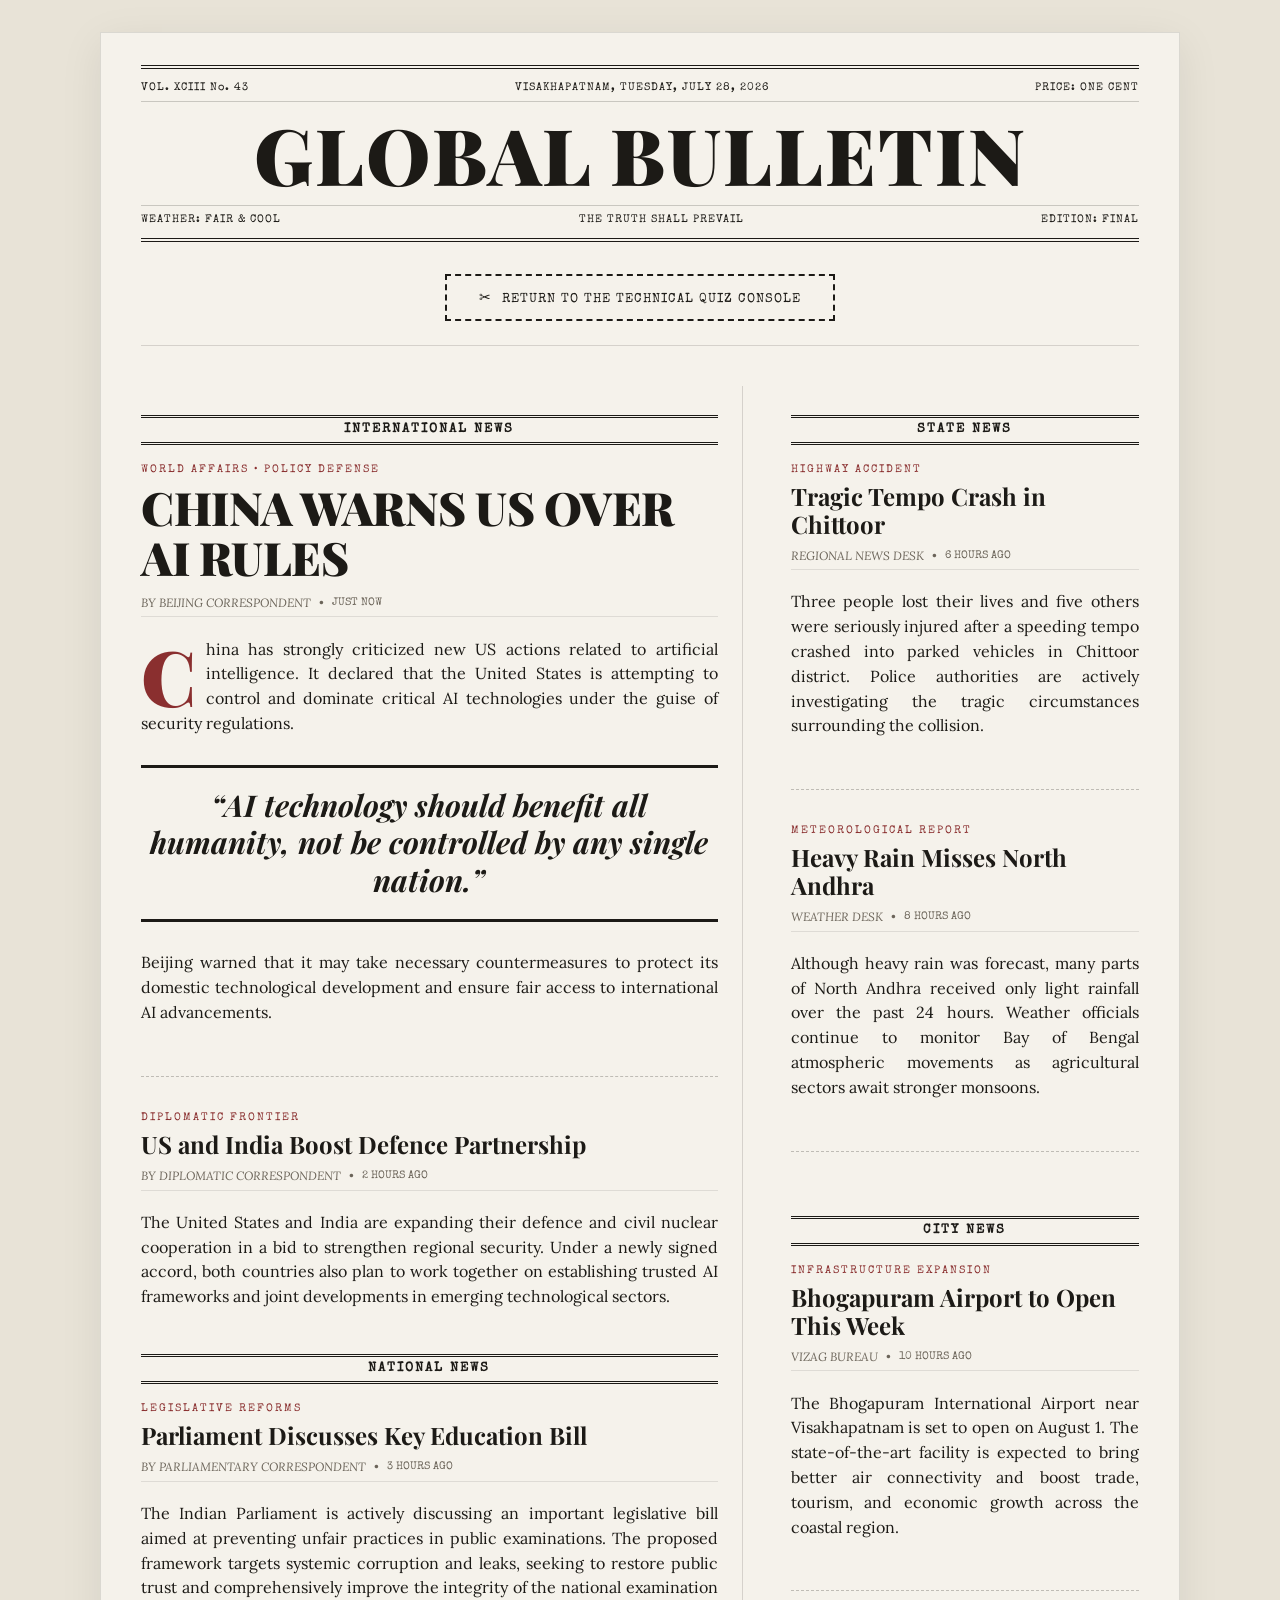
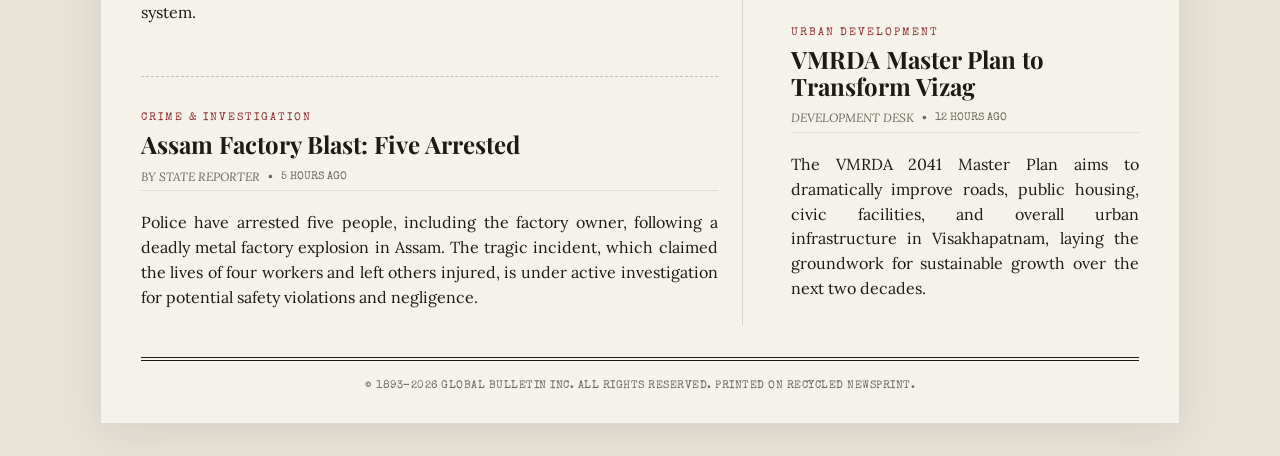
<file: news.html>
<!DOCTYPE html>
<html lang="en">
<head>
    <meta charset="UTF-8">
    <meta name="viewport" content="width=device-width, initial-scale=1.0">
    <title>The Daily Bulletin - News & Updates</title>
    <!-- Vintage Newspaper Typography Fonts -->
    <link rel="preconnect" href="https://fonts.googleapis.com">
    <link rel="preconnect" href="https://fonts.gstatic.com" crossorigin>
    <link href="https://fonts.googleapis.com/css2?family=Playfair+Display:ital,wght@0,700;0,900;1,700&family=Lora:ital,wght@0,400;0,600;1,400&family=Special+Elite&display=swap" rel="stylesheet">
    <link rel="stylesheet" href="news.css?v=3">
</head>
<body>
    <div class="newspaper-container">
        <!-- Vintage Masthead Header -->
        <header class="newspaper-header">
            <div class="masthead-meta-top">
                <span class="meta-item">VOL. XCIII No. 43</span>
                <span class="meta-item font-special">VISAKHAPATNAM, TUESDAY, JULY 28, 2026</span>
                <span class="meta-item">PRICE: ONE CENT</span>
            </div>
            
            <h1 class="newspaper-masthead">GLOBAL BULLETIN</h1>
            
            <div class="masthead-meta-bottom">
                <span class="meta-item">WEATHER: FAIR & COOL</span>
                <span class="meta-item font-special">THE TRUTH SHALL PREVAIL</span>
                <span class="meta-item">EDITION: FINAL</span>
            </div>
        </header>

        <!-- Navigation Bar / Coupon Style Return Button -->
        <div class="coupon-nav-bar">
            <a href="quiz.html" class="coupon-return-btn">
                <span class="scissors-icon">✂</span> RETURN TO THE TECHNICAL QUIZ CONSOLE
            </a>
        </div>

        <!-- Main News Grid -->
        <main class="newspaper-grid">
            
            <!-- Left & Middle: Lead Column (International & National) -->
            <div class="lead-article-column">
                
                <!-- Section 1: International News -->
                <div class="section-header">International News</div>
                
                <!-- China Warns US Over AI Rules -->
                <article class="news-article side-article">
                    <span class="kicker">WORLD AFFAIRS • POLICY DEFENSE</span>
                    <h2 class="lead-headline">CHINA WARNS US OVER AI RULES</h2>
                    
                    <div class="article-meta-row">
                        <span class="byline">BY BEIJING CORRESPONDENT</span>
                        <span class="divider-dot">•</span>
                        <span class="publish-time">JUST NOW</span>
                    </div>

                    <div class="article-body">
                        <p><span class="drop-cap">C</span>hina has strongly criticized new US actions related to artificial intelligence. It declared that the United States is attempting to control and dominate critical AI technologies under the guise of security regulations.</p>
                        
                        <blockquote class="pull-quote">
                            “AI technology should benefit all humanity, not be controlled by any single nation.”
                        </blockquote>

                        <p>Beijing warned that it may take necessary countermeasures to protect its domestic technological development and ensure fair access to international AI advancements.</p>
                    </div>
                </article>

                <!-- US and India Boost Defence Partnership -->
                <article class="news-article">
                    <span class="kicker">DIPLOMATIC FRONTIER</span>
                    <h3 class="secondary-headline">US and India Boost Defence Partnership</h3>
                    
                    <div class="article-meta-row">
                        <span class="byline">BY DIPLOMATIC CORRESPONDENT</span>
                        <span class="divider-dot">•</span>
                        <span class="publish-time">2 HOURS AGO</span>
                    </div>

                    <div class="article-body">
                        <p>The United States and India are expanding their defence and civil nuclear cooperation in a bid to strengthen regional security. Under a newly signed accord, both countries also plan to work together on establishing trusted AI frameworks and joint developments in emerging technological sectors.</p>
                    </div>
                </article>

                <!-- Section 2: National News -->
                <div class="section-header">National News</div>

                <!-- Parliament Discusses Key Education Bill -->
                <article class="news-article side-article">
                    <span class="kicker">LEGISLATIVE REFORMS</span>
                    <h3 class="secondary-headline">Parliament Discusses Key Education Bill</h3>
                    
                    <div class="article-meta-row">
                        <span class="byline">BY PARLIAMENTARY CORRESPONDENT</span>
                        <span class="divider-dot">•</span>
                        <span class="publish-time">3 HOURS AGO</span>
                    </div>

                    <div class="article-body">
                        <p>The Indian Parliament is actively discussing an important legislative bill aimed at preventing unfair practices in public examinations. The proposed framework targets systemic corruption and leaks, seeking to restore public trust and comprehensively improve the integrity of the national examination system.</p>
                    </div>
                </article>

                <!-- Assam Factory Blast: Five Arrested -->
                <article class="news-article">
                    <span class="kicker">CRIME & INVESTIGATION</span>
                    <h3 class="secondary-headline">Assam Factory Blast: Five Arrested</h3>
                    
                    <div class="article-meta-row">
                        <span class="byline">BY STATE REPORTER</span>
                        <span class="divider-dot">•</span>
                        <span class="publish-time">5 HOURS AGO</span>
                    </div>

                    <div class="article-body">
                        <p>Police have arrested five people, including the factory owner, following a deadly metal factory explosion in Assam. The tragic incident, which claimed the lives of four workers and left others injured, is under active investigation for potential safety violations and negligence.</p>
                    </div>
                </article>
            </div>

            <!-- Right Column: Secondary Column (State & City) -->
            <div class="sidebar-column">
                
                <!-- Section 3: State News -->
                <div class="section-header">State News</div>

                <!-- Tragic Tempo Crash in Chittoor -->
                <article class="news-article side-article">
                    <span class="kicker">HIGHWAY ACCIDENT</span>
                    <h3 class="secondary-headline">Tragic Tempo Crash in Chittoor</h3>
                    <div class="article-meta-row">
                        <span class="byline">REGIONAL NEWS DESK</span>
                        <span class="divider-dot">•</span>
                        <span class="publish-time">6 HOURS AGO</span>
                    </div>
                    <div class="article-body">
                        <p>Three people lost their lives and five others were seriously injured after a speeding tempo crashed into parked vehicles in Chittoor district. Police authorities are actively investigating the tragic circumstances surrounding the collision.</p>
                    </div>
                </article>

                <!-- Heavy Rain Misses North Andhra -->
                <article class="news-article side-article">
                    <span class="kicker">METEOROLOGICAL REPORT</span>
                    <h3 class="secondary-headline">Heavy Rain Misses North Andhra</h3>
                    <div class="article-meta-row">
                        <span class="byline">WEATHER DESK</span>
                        <span class="divider-dot">•</span>
                        <span class="publish-time">8 HOURS AGO</span>
                    </div>
                    <div class="article-body">
                        <p>Although heavy rain was forecast, many parts of North Andhra received only light rainfall over the past 24 hours. Weather officials continue to monitor Bay of Bengal atmospheric movements as agricultural sectors await stronger monsoons.</p>
                    </div>
                </article>

                <!-- Section 4: City News -->
                <div class="section-header">City News</div>

                <!-- Bhogapuram Airport to Opening This week -->
                <article class="news-article side-article">
                    <span class="kicker">INFRASTRUCTURE EXPANSION</span>
                    <h3 class="secondary-headline">Bhogapuram Airport to Open This Week</h3>
                    <div class="article-meta-row">
                        <span class="byline">VIZAG BUREAU</span>
                        <span class="divider-dot">•</span>
                        <span class="publish-time">10 HOURS AGO</span>
                    </div>
                    <div class="article-body">
                        <p>The Bhogapuram International Airport near Visakhapatnam is set to open on August 1. The state-of-the-art facility is expected to bring better air connectivity and boost trade, tourism, and economic growth across the coastal region.</p>
                    </div>
                </article>

                <!-- VMRDA Master Plan to Transform Vizag -->
                <article class="news-article">
                    <span class="kicker">URBAN DEVELOPMENT</span>
                    <h3 class="secondary-headline">VMRDA Master Plan to Transform Vizag</h3>
                    <div class="article-meta-row">
                        <span class="byline">DEVELOPMENT DESK</span>
                        <span class="divider-dot">•</span>
                        <span class="publish-time">12 HOURS AGO</span>
                    </div>
                    <div class="article-body">
                        <p>The VMRDA 2041 Master Plan aims to dramatically improve roads, public housing, civic facilities, and overall urban infrastructure in Visakhapatnam, laying the groundwork for sustainable growth over the next two decades.</p>
                    </div>
                </article>
            </div>

        </main>

        <!-- Footer -->
        <footer class="newspaper-footer">
            <p class="footer-text">© 1893–2026 GLOBAL BULLETIN INC. ALL RIGHTS RESERVED. PRINTED ON RECYCLED NEWSPRINT.</p>
        </footer>
    </div>
    
    <script src="news.js"></script>
</body>
</html>
</file>
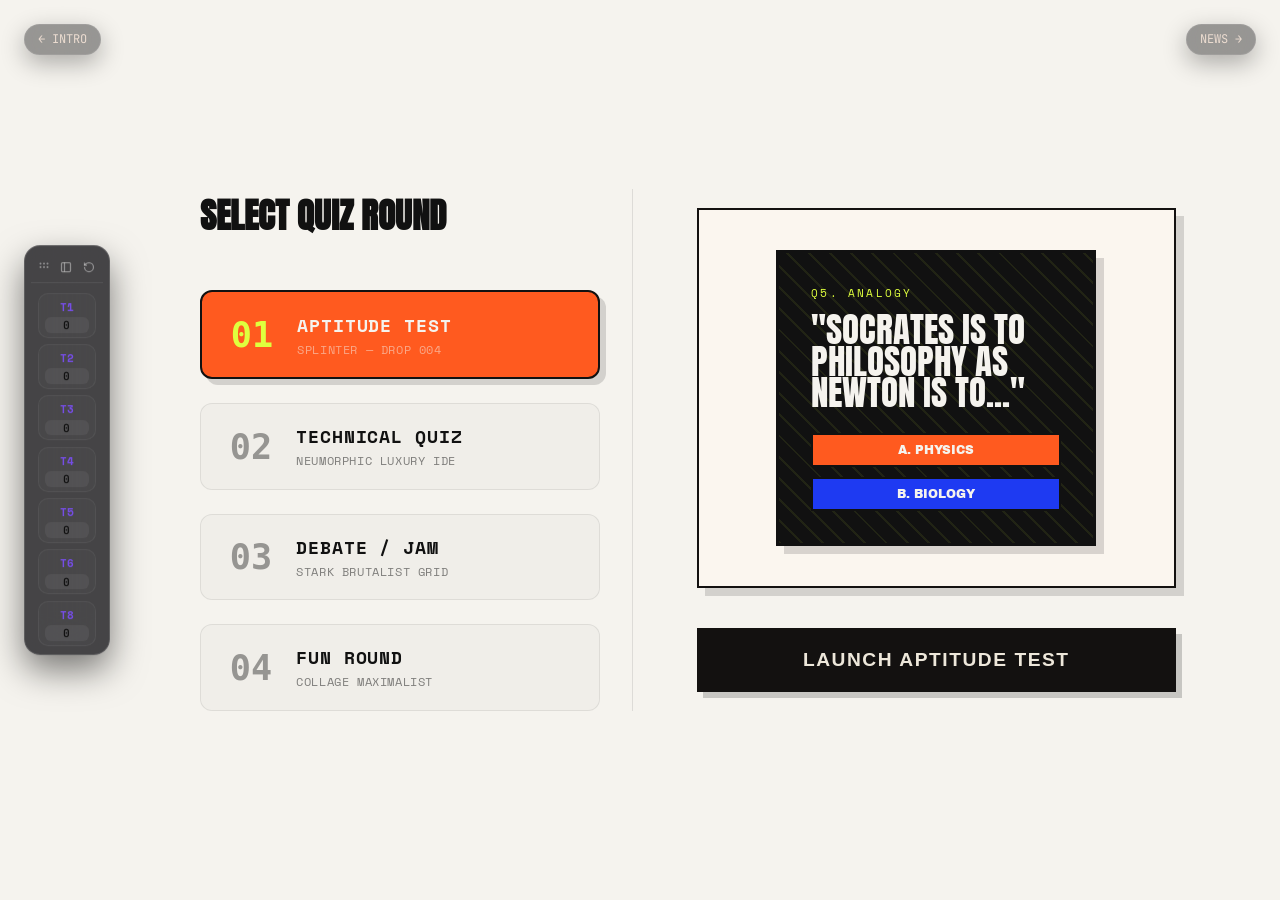
<file: quiz.html>
<!DOCTYPE html>
<html lang="en">
<head>
    <meta charset="UTF-8">
    <meta name="viewport" content="width=device-width, initial-scale=1.0">
    <title>Quiz Showdown</title>
    <link rel="preconnect" href="https://fonts.googleapis.com">
    <link rel="preconnect" href="https://fonts.gstatic.com" crossorigin>
    <!-- Fonts: Montserrat (Aptitude), Share Tech Mono (Tech), Bangers (Debate), Fredoka (Fun) -->
    <!-- Sheriff Redesign Fonts: Rye (Western display), Special Elite (Typewriter), Stardos Stencil (Embassy/Stencil), Arvo & Courier Prime (Serifs) -->
    <link
        href="https://fonts.googleapis.com/css2?family=Anton&family=Archivo+Black&family=Bitter:ital,wght@0,400;0,700;1,400&family=Space+Mono:ital,wght@0,400;0,700;1,400&family=Yuji+Syuku&family=Shippori+Mincho:wght@400;600;700&family=Zen+Kaku+Gothic+New:wght@400;700;900&family=JetBrains+Mono:wght@400;700&display=swap"
        rel="stylesheet">
    <link rel="stylesheet" href="style.css?v=35">
</head>
<body>
    <!-- Wooden Scroll Rollers decoration -->
    <div class="scroll-roller top-roller"></div>
    <div class="scroll-roller bottom-roller"></div>

    <!-- Diagnostics Log Overlay -->
    <div id="diagnostics-log" style="position: fixed; top: 0; left: 0; width: 100vw; background: rgba(255, 0, 0, 0.95); color: white; z-index: 999999; font-family: monospace; font-size: 13px; padding: 12px; max-height: 200px; overflow-y: auto; display: none; box-shadow: 0 4px 15px rgba(0,0,0,0.5);"></div>
    <script>
        window.addEventListener('error', function(e) {
            const log = document.getElementById('diagnostics-log');
            log.style.display = 'block';
            log.innerHTML += '<div><strong>Error:</strong> ' + e.message + ' (' + e.filename + ':' + e.lineno + ')</div>';
        });
        const origConsoleError = console.error;
        console.error = function() {
            origConsoleError.apply(console, arguments);
            const log = document.getElementById('diagnostics-log');
            if (log) {
                log.style.display = 'block';
                const msg = Array.from(arguments).map(x => {
                    try {
                        return typeof x === 'object' ? JSON.stringify(x) : String(x);
                    } catch(err) {
                        return String(x);
                    }
                }).join(' ');
                log.innerHTML += '<div><strong>Console Error:</strong> ' + msg + '</div>';
            }
        };
    </script>

    <!-- Preloader Overlay -->
    <div id="preloader">
        <div class="preloader-content">
            <h1 class="glow-text">LOADING</h1>
            <div class="loader-bar">
                <div id="loader-progress"></div>
            </div>
            <p id="loader-status">Loading Quiz Showdown...</p>
        </div>
    </div>

    <!-- Dynamic active team background watermark -->
    <div id="bg-watermark"></div>

    <!-- Top Corner Navigation -->
    <nav id="top-nav">
        <a href="index.html" id="intro-btn" class="nav-round-btn">&#8592; Intro</a>
        <a href="news.html" id="news-btn" class="nav-round-btn">News &#8594;</a>
    </nav>

    <!-- Sidebar Scoreboard (Draggable, Resizable, Horizontal/Vertical Layout) -->
    <header id="scoreboard">
        <div class="scoreboard-toolbar">
            <div class="scoreboard-drag-handle" title="Drag to reposition anywhere">
                <svg width="12" height="12" viewBox="0 0 24 24" fill="currentColor">
                    <circle cx="5" cy="5" r="2"/><circle cx="12" cy="5" r="2"/><circle cx="19" cy="5" r="2"/>
                    <circle cx="5" cy="12" r="2"/><circle cx="12" cy="12" r="2"/><circle cx="19" cy="12" r="2"/>
                </svg>
            </div>
            <button id="sb-orient-btn" class="sb-tool-btn" onclick="toggleScoreboardOrientation()" title="Toggle Horizontal / Vertical Layout">
                <svg width="12" height="12" viewBox="0 0 24 24" fill="none" stroke="currentColor" stroke-width="2.5">
                    <rect x="3" y="3" width="18" height="18" rx="2"/>
                    <path d="M9 3v18"/>
                </svg>
            </button>
            <button id="sb-reset-btn" class="sb-tool-btn" onclick="resetScores()" title="Reset All Team Scores">
                <svg width="12" height="12" viewBox="0 0 24 24" fill="none" stroke="currentColor" stroke-width="2.5">
                    <path d="M3 12a9 9 0 1 0 9-9 9.75 9.75 0 0 0-6.74 2.74L3 8"/>
                    <path d="M3 3v5h5"/>
                </svg>
            </button>
        </div>
        <div class="scoreboard-scores">
            <div class="score-pill"><span>T1</span><span id="score-t1">0</span></div>
            <div class="score-pill"><span>T2</span><span id="score-t2">0</span></div>
            <div class="score-pill"><span>T3</span><span id="score-t3">0</span></div>
            <div class="score-pill"><span>T4</span><span id="score-t4">0</span></div>
            <div class="score-pill"><span>T5</span><span id="score-t5">0</span></div>
            <div class="score-pill"><span>T6</span><span id="score-t6">0</span></div>
            <div class="score-pill"><span>T8</span><span id="score-t8">0</span></div>
        </div>
    </header>

    <main class="container">

        <!-- Screen 1: Quiz Selection -->
        <section id="screen-quiz-selection" class="screen active morph-preview-1" style="justify-content: center;">
            <div class="morph-console-layout">
                <!-- Left Column: The Interactive Typographical Dial -->
                <div class="morph-menu-column">
                    <h1 class="morph-console-title">SELECT QUIZ ROUND</h1>
                    
                    <div class="morph-menu-list">
                        <!-- Round 1 -->
                        <div class="morph-menu-item active" data-quiz="1" onclick="activateMorphRound(1)">
                            <span class="morph-num">01</span>
                            <div class="morph-meta">
                                <span class="morph-title">APTITUDE TEST</span>
                                <span class="morph-subtitle">SPLINTER — Drop 004</span>
                            </div>
                        </div>
                        
                        <!-- Round 2 -->
                        <div class="morph-menu-item" data-quiz="2" onclick="activateMorphRound(2)">
                            <span class="morph-num">02</span>
                            <div class="morph-meta">
                                <span class="morph-title">TECHNICAL QUIZ</span>
                                <span class="morph-subtitle">Neumorphic Luxury IDE</span>
                            </div>
                        </div>
                        
                        <!-- Round 3 -->
                        <div class="morph-menu-item" data-quiz="3" onclick="activateMorphRound(3)">
                            <span class="morph-num">03</span>
                            <div class="morph-meta">
                                <span class="morph-title">DEBATE / JAM</span>
                                <span class="morph-subtitle">Stark Brutalist Grid</span>
                            </div>
                        </div>
                        
                        <!-- Round 4 -->
                        <div class="morph-menu-item" data-quiz="4" onclick="activateMorphRound(4)">
                            <span class="morph-num">04</span>
                            <div class="morph-meta">
                                <span class="morph-title">FUN ROUND</span>
                                <span class="morph-subtitle">Collage Maximalist</span>
                            </div>
                        </div>
                    </div>
                </div>

                <!-- Right Column: Interactive Thematic Live Preview Viewport -->
                <div class="morph-preview-column">
                    <div class="morph-viewport-frame">
                        <div class="morph-viewport-inner">
                            <!-- R1 Mock Preview -->
                            <div class="viewport-mock mock-round-1">
                                <div class="mock-card">
                                    <div class="mock-header">Q5. ANALOGY</div>
                                    <div class="mock-text">"Socrates is to Philosophy as Newton is to..."</div>
                                    <div class="mock-options">
                                        <div class="mock-opt">A. Physics</div>
                                        <div class="mock-opt">B. Biology</div>
                                    </div>
                                </div>
                            </div>

                            <!-- R2 Mock Preview -->
                            <div class="viewport-mock mock-round-2">
                                <div class="mock-terminal">
                                    <div class="mock-term-header"><span>system_test.sh</span></div>
                                    <div class="mock-term-body">
                                        <code>$ decrypt_signal --hash</code>
                                        <code>> [HASH COMPILING...] 73%</code>
                                        <code>> ERROR: broken_signal_01</code>
                                    </div>
                                </div>
                            </div>

                            <!-- R3 Mock Preview -->
                            <div class="viewport-mock mock-round-3">
                                <div class="mock-brutalist">
                                    <div class="mock-brutalist-title">DEBATE TOPIC</div>
                                    <div class="mock-brutalist-text">AI DEVELOPS CONSCIOUSNESS: RIGHT OR LIABILITY?</div>
                                    <div class="mock-timer-bar">TIME: 60s</div>
                                </div>
                            </div>

                            <!-- R4 Mock Preview -->
                            <div class="viewport-mock mock-round-4">
                                <div class="mock-collage">
                                    <div class="mock-ticket-stub">TICKET STUB #4</div>
                                    <div class="mock-collage-photo"></div>
                                    <div class="mock-acid-pill">FUN MODE</div>
                                </div>
                            </div>
                        </div>
                    </div>

                    <!-- Big Launch Button -->
                    <button class="morph-launch-btn" id="morph-launch-btn" onclick="launchMorphRound()">
                        ACTIVATE SYSTEM / START
                    </button>
                </div>
            </div>
        </section>

        <!-- Screen 1.5: Rules Selection -->
        <section id="screen-rules" class="screen hidden">
            <!-- Standard Rules Layout (Rounds 1, 2, 3) -->
            <div class="standard-rules-only">
                <div class="header-action">
                    <button class="btn-back" onclick="goBackToQuizSelectionFromRules()">&#8592; Back to Rounds</button>
                    <h2 id="rules-title" class="glow-text">Round Rules</h2>
                </div>

                <div class="rules-card-container glass-card">
                    <div id="rules-layout-wrapper" class="rules-layout-wrapper">
                        <div id="rules-badge-panel" class="rules-badge-panel">
                            <div class="rules-meta-tag">ROUND GUIDELINES</div>
                            <h3 id="rules-subheading">Official Rules</h3>
                        </div>
                        <div class="rules-content-panel">
                            <ul id="rules-list" class="rules-list">
                                <!-- Rules injected here -->
                            </ul>
                            <div class="rules-action-bar">
                                <button class="primary-btn start-round-btn" onclick="proceedToQuestionSelection()"><span>Start Round</span></button>
                            </div>
                        </div>
                    </div>
                </div>
            </div>

            <!-- SPLICE Collage Rules Layout (Round 4) -->
            <div class="splice-rules-container">
                <!-- Top Marquee Ticker Band -->
                <div class="splice-marquee top-marquee">
                    <div class="marquee-content">
                        <span>SPLICE // SIGNAL LOST // ROUND 04 // NO SIGNAL // PLAY NOW // SPLICE // SIGNAL LOST // ROUND 04 // NO SIGNAL // PLAY NOW // SPLICE // SIGNAL LOST // ROUND 04 // NO SIGNAL // PLAY NOW</span>
                    </div>
                </div>
                
                <div class="splice-collage-hero">
                    <!-- Giant Anton Display Title -->
                    <h1 class="splice-headline">SPLICE</h1>
                    
                    <!-- Overlapping Photo Block 1 (Glitch fill, rotated 6deg) -->
                    <div class="collage-photo photo-1">
                        <div class="glitch-fill"></div>
                        <div class="photo-caption">SIGNAL FESTIVAL 2026</div>
                    </div>
                    
                    <!-- Overlapping Photo Block 2 (glitch fill 2, rotated -9deg) -->
                    <div class="collage-photo photo-2">
                        <div class="glitch-fill-2"></div>
                    </div>
                    
                    <!-- Circular Sticker -->
                    <div class="collage-sticker">
                        <span>FUN ROUND</span>
                    </div>
                    
                    <!-- Back Ticket Stub Card (rotated 3deg) -->
                    <div class="collage-ticket-stub ticket-back">
                        <div class="ticket-header">EXIT PROTOCOL</div>
                        <div class="ticket-title">ABORT</div>
                        <button class="splice-back-btn" onclick="goBackToQuizSelectionFromRules()">BACK TO ROUNDS</button>
                        <div class="ticket-serial">#0094-EXIT</div>
                    </div>
                    
                    <!-- Ticket Stub Card (rotated -4deg, contains Start button) -->
                    <div class="collage-ticket-stub ticket-start">
                        <div class="ticket-header">ADMIT ONE</div>
                        <div class="ticket-title">ROUND 04</div>
                        <div class="ticket-sub">GAME SHOW PROTOCOL</div>
                        <button class="splice-start-btn" onclick="proceedToQuestionSelection()">START ROUND</button>
                        <div class="ticket-serial">#0094-LOST</div>
                    </div>
                </div>
                
                <!-- Info Strip (3-column flat background, raised center column) -->
                <div class="splice-info-strip">
                    <div class="info-col col-ink">
                        <div class="col-tag">CATEGORY A</div>
                        <div class="col-text">GUESS THE MOVIE</div>
                    </div>
                    <div class="info-col col-acid col-raised">
                        <div class="col-tag">CATEGORY B</div>
                        <div class="col-text">GUESS THE SONG</div>
                    </div>
                    <div class="info-col col-hotpink">
                        <div class="col-tag">CATEGORY C</div>
                        <div class="col-text">DIALOGUES</div>
                    </div>
                </div>
                
                <!-- Lineup Rules List Container -->
                <div class="splice-lineup-container">
                    <h2 class="lineup-title">OFFICIAL LINEUP / RULES</h2>
                    <ul id="splice-rules-list" class="splice-lineup-list">
                        <!-- Populated by script.js -->
                    </ul>
                </div>
                
                <!-- Footer Banner -->
                <div class="splice-footer">
                    <h2 class="footer-title">THE SIGNAL IS <span class="highlight-acid">BROKEN</span></h2>
                </div>
                
                <!-- Bottom Marquee Ticker Band -->
                <div class="splice-marquee bottom-marquee">
                    <div class="marquee-content">
                        <span>SYSTEM CRITICAL // ENTER PROTOCOL // BACK TO MAIN // PLAY ROUND // SYSTEM CRITICAL // ENTER PROTOCOL // BACK TO MAIN // PLAY ROUND</span>
                    </div>
                </div>
            </div>
        </section>

        <!-- Screen 2: Question Selection -->
        <section id="screen-question-selection" class="screen hidden">
            <div class="header-action">
                <button class="btn-back" onclick="goBackToRules()">&#8592; Back to Rules</button>
                <h2 id="current-quiz-title" class="glow-text">Round 1</h2>
            </div>

            <div class="question-selection-layout">
                <!-- Team Selection -->
                <div class="team-selector-container glass-card">
                    <h3 class="team-select-heading"><svg width="14" height="14" viewBox="0 0 24 24" fill="currentColor" style="margin-right: 0.4rem; vertical-align: -2px; opacity: 0.9;"><path d="M12 2C6.48 2 2 6.48 2 12s4.48 10 10 10 10-4.48 10-10S17.52 2 12 2zm0 3c1.66 0 3 1.34 3 3s-1.34 3-3 3-3-1.34-3-3 1.34-3 3-3zm0 14.2c-2.5 0-4.71-1.28-6-3.22.03-1.99 4-3.08 6-3.08 1.99 0 5.97 1.09 6 3.08-1.29 1.94-3.5 3.22-6 3.22z"/></svg>SELECT ACTIVE TEAM</h3>
                    <div class="team-award-grid" id="team-selection-grid">
                        <button class="award-btn team-select-btn" id="ts-1" onclick="selectTeam(1)"><span class="team-badge-icon">T1</span><span class="team-label">Team 1</span></button>
                        <button class="award-btn team-select-btn" id="ts-2" onclick="selectTeam(2)"><span class="team-badge-icon">T2</span><span class="team-label">Team 2</span></button>
                        <button class="award-btn team-select-btn" id="ts-3" onclick="selectTeam(3)"><span class="team-badge-icon">T3</span><span class="team-label">Team 3</span></button>
                        <button class="award-btn team-select-btn" id="ts-4" onclick="selectTeam(4)"><span class="team-badge-icon">T4</span><span class="team-label">Team 4</span></button>
                        <button class="award-btn team-select-btn" id="ts-5" onclick="selectTeam(5)"><span class="team-badge-icon">T5</span><span class="team-label">Team 5</span></button>
                        <button class="award-btn team-select-btn" id="ts-6" onclick="selectTeam(6)"><span class="team-badge-icon">T6</span><span class="team-label">Team 6</span></button>
                        <button class="award-btn team-select-btn" id="ts-8" onclick="selectTeam(8)"><span class="team-badge-icon">T8</span><span class="team-label">Team 8</span></button>
                    </div>
                </div>

                <!-- Question Grid -->
                <div id="question-grid" class="grid-layout cols-5 small-gap">
                    <!-- Buttons injected via JS -->
                </div>
            </div>
        </section>

        <!-- Screen 3: Active Question -->
        <section id="screen-question-active" class="screen hidden">
            <div class="header-action">
                <button class="btn-back" onclick="goBackToQuestionSelection()">&#8592; Back</button>
                <div class="header-controls-group">
                    <div id="review-explanation-btn" class="hidden">
                        <button class="primary-btn small-btn" onclick="openExplanation()"
                            style="background: var(--accent);">View Explanation</button>
                    </div>
                    <div class="timer-controls">
                        <button class="control-btn" onclick="addTime(60)" title="Add 1 Minute">
                            <svg width="13" height="13" viewBox="0 0 24 24" fill="none" stroke="currentColor" stroke-width="2.5" stroke-linecap="round" stroke-linejoin="round"><circle cx="12" cy="12" r="10"/><polyline points="12 6 12 12 16 14"/></svg>
                            <span>+1m</span>
                        </button>
                        <button class="control-btn" onclick="addTime(120)" title="Add 2 Minutes">
                            <svg width="13" height="13" viewBox="0 0 24 24" fill="none" stroke="currentColor" stroke-width="2.5" stroke-linecap="round" stroke-linejoin="round"><circle cx="12" cy="12" r="10"/><polyline points="12 6 12 12 16 14"/><path d="M12 2v2"/><path d="M18 12h2"/></svg>
                            <span>+2m</span>
                        </button>
                        <button class="control-btn" id="pause-timer-btn" onclick="toggleTimer()" title="Pause/Play Timer">
                            <svg width="13" height="13" viewBox="0 0 24 24" fill="currentColor"><rect x="6" y="4" width="4" height="16" rx="1"/><rect x="14" y="4" width="4" height="16" rx="1"/></svg>
                        </button>
                    </div>
                    <div class="timer-display glass-card" id="timer-display">01:00</div>
                </div>
            </div>

            <div class="question-container glass-card">
                <!-- Terminal header bar for Cyber Terminal theme -->
                <div class="terminal-window-bar">
                    <div class="window-controls-dots">
                        <span class="dot dot-red"></span>
                        <span class="dot dot-yellow"></span>
                        <span class="dot dot-green"></span>
                    </div>
                    <div class="terminal-tab-title" id="terminal-tab-title">system_test.cpp</div>
                </div>

                <div id="question-media-area">
                    <div id="question-media" class="hidden"></div>
                    <h2 id="question-text">Question Text Placeholder</h2>
                </div>
                
                <div class="question-action-bar hidden">
                    <button id="show-options-btn" class="hidden" onclick="revealOptions()">Show Options</button>
                    <button id="next-part-btn" class="hidden primary-btn" onclick="showNextPart()"><span>Next Part</span></button>
                    <button id="reveal-answer-btn" class="hidden primary-btn" onclick="revealAnswer()" style="font-size: 1.2rem; padding: 1rem 3rem;"><span>Reveal Answer</span></button>
                </div>

                <div class="options-grid" id="options-grid">
                    <button class="option-btn" id="opt-1" onclick="checkAnswer(0)">Option A</button>
                    <button class="option-btn" id="opt-2" onclick="checkAnswer(1)">Option B</button>
                    <button class="option-btn" id="opt-3" onclick="checkAnswer(2)">Option C</button>
                    <button class="option-btn" id="opt-4" onclick="checkAnswer(3)">Option D</button>
                </div>

                <!-- Answer Phase for Fun Round -->
                <div id="answer-content" class="hidden" style="text-align: center; border-top: 1px solid var(--glass-border); padding-top: 2rem; margin-top: 2rem;">
                    <div id="answer-media" style="margin-bottom: 1.5rem;"></div>
                    <h2 id="answer-text" style="color: var(--success); margin-bottom: 2.5rem; font-size: 2.5rem;">Answer Placeholder</h2>
                    <div id="fun-manual-controls" style="display: flex; gap: 2rem; justify-content: center;">
                        <button class="primary-btn" onclick="awardPointsManual(true)" style="background: var(--success); color: #111; min-width: 15rem; font-size: 1.2rem;">Correct</button>
                        <button class="primary-btn" onclick="awardPointsManual(false)" style="background: var(--accent); color: #fff; min-width: 15rem; font-size: 1.2rem;">Incorrect</button>
                    </div>
                </div>
            </div>

            <!-- Overlay when time is up or question finished -->
            <div id="question-overlay" class="overlay hidden">
                <div class="overlay-content form-glass">
                    <h2>Question Completed!</h2>
                    <div style="display: flex; gap: 1rem; justify-content: center; margin-top: 1.5rem;">
                        <button class="primary-btn" onclick="goBackToQuestionSelection()">Close</button>
                        <button class="primary-btn" onclick="openExplanation()" style="background: var(--accent);">View
                            Explanation</button>
                    </div>
                </div>
            </div>

        </section>
        
        <!-- Screen 3.5: Debate Round Multi-Topic View -->
        <section id="screen-debate-round" class="screen hidden">
            <div class="header-action">
                <button class="btn-back" onclick="goBackToQuizSelectionFromDebate()">&#8592; Back</button>
                <h2 class="glow-text">Debate, JAM & TASF Topics</h2>
            </div>
            
            <div class="topics-paper-grid" id="debate-split-grid">
                <!-- Dynamically populated in script.js -->
            </div>
        </section>

        <!-- Screen 4: Explanation Screen -->
        <section id="screen-explanation" class="screen hidden">
            <div class="header-action">
                <button class="btn-back" onclick="closeExplanation()">&#8592; Back</button>
                <h2 class="glow-text">Explanation</h2>
            </div>
            <div class="glass-card" style="width: 100%; max-width: 800px;">
                <h3 id="exp-question-text" style="margin-bottom: 1rem; color: var(--primary-color);">Question Text</h3>
                <div id="exp-text" style="font-size: 1.2rem; line-height: 1.6; color: var(--text-color); margin-bottom: 2rem;">Explanation goes here.</div>
                
                <!-- Manual Scoring for Fun Round on Explanation Screen -->
                <div id="exp-manual-controls" class="hidden" style="display: flex; gap: 2rem; justify-content: center; border-top: 1px solid var(--glass-border); padding-top: 2rem;">
                    <button class="primary-btn" onclick="awardPointsManual(true)" style="background: var(--success); color: #111; min-width: 12rem; font-size: 1.1rem;">Correct</button>
                    <button class="primary-btn" onclick="awardPointsManual(false)" style="background: var(--accent); color: #fff; min-width: 12rem; font-size: 1.1rem;">Incorrect</button>
                </div>
            </div>
        </section>

    </main>

    <script src="script.js?v=8"></script>
</body>
</html>
</file>
<file: news.css>
/* 
   Vintage Newspaper Typography System
   Design Tokens & Typography Spec Alignment
*/

:root {
    --paper-bg: #f5f2eb;
    --outer-bg: #e8e3d7;
    --ink-color: #1c1a16;
    --kicker-color: #8a2f2f;
    --muted-ink: #6b6459;
    
    /* Font stacks with serif system fallbacks */
    --font-display: 'Playfair Display', Georgia, Cambria, 'Times New Roman', serif;
    --font-body: 'Lora', Georgia, 'Times New Roman', serif;
    --font-special: 'Special Elite', Courier, monospace;
}

* {
    margin: 0;
    padding: 0;
    box-sizing: border-box;
}

html {
    background-color: var(--outer-bg);
}

body {
    background-color: var(--outer-bg);
    color: var(--ink-color);
    font-family: var(--font-body);
    padding: 2rem 1rem;
    min-height: 100vh;
    -webkit-font-smoothing: antialiased;
    -moz-osx-font-smoothing: grayscale;
}

/* Container simulating real aged newsprint sheet */
.newspaper-container {
    max-width: 1080px;
    margin: 0 auto;
    background-color: var(--paper-bg);
    border: 1px solid rgba(28, 26, 22, 0.12);
    box-shadow: 0 10px 40px rgba(0, 0, 0, 0.08);
    padding: 2rem 2.5rem;
    position: relative;
}

@media (max-width: 480px) {
    .newspaper-container {
        padding: 1.2rem 1.2rem;
    }
}

/* Vintage Masthead / Header */
.newspaper-header {
    width: 100%;
    border-top: 4px double var(--ink-color);
    border-bottom: 4px double var(--ink-color);
    padding: 0.8rem 0;
    margin-bottom: 2rem;
    text-align: center;
}

.masthead-meta-top,
.masthead-meta-bottom {
    display: flex;
    justify-content: space-between;
    align-items: center;
    width: 100%;
    font-family: var(--font-special);
    font-size: 11px;
    letter-spacing: 1px;
    color: var(--ink-color);
    border-bottom: 1px solid rgba(28, 26, 22, 0.2);
    padding-bottom: 0.5rem;
    margin-bottom: 0.5rem;
}

.masthead-meta-bottom {
    border-bottom: none;
    border-top: 1px solid rgba(28, 26, 22, 0.2);
    padding-bottom: 0;
    padding-top: 0.5rem;
    margin-bottom: 0;
    margin-top: 0.5rem;
}

@media (max-width: 600px) {
    .masthead-meta-top,
    .masthead-meta-bottom {
        flex-direction: column;
        gap: 0.3rem;
        text-align: center;
    }
}

/* Main Site Title */
.newspaper-masthead {
    font-family: var(--font-display);
    font-weight: 900;
    font-size: 78px;
    text-transform: uppercase;
    letter-spacing: 2px;
    line-height: 1;
    color: var(--ink-color);
    margin: 0.8rem 0;
}

@media (max-width: 768px) {
    .newspaper-masthead {
        font-size: 55px;
    }
}

@media (max-width: 480px) {
    .newspaper-masthead {
        font-size: 40px;
        letter-spacing: 1px;
    }
}

/* Navigation / Coupon Styled Return Button */
.coupon-nav-bar {
    width: 100%;
    text-align: center;
    margin-bottom: 2.5rem;
    border-bottom: 1px solid rgba(28, 26, 22, 0.15);
    padding-bottom: 1.5rem;
}

.coupon-return-btn {
    display: inline-block;
    font-family: var(--font-special);
    font-size: 13px;
    color: var(--ink-color);
    text-decoration: none;
    border: 2px dashed var(--ink-color);
    padding: 0.8rem 2rem;
    background: transparent;
    transition: all 0.2s ease;
    cursor: pointer;
    letter-spacing: 1px;
}

.coupon-return-btn:hover {
    background: var(--ink-color);
    color: var(--paper-bg);
}

.scissors-icon {
    margin-right: 5px;
    font-size: 14px;
}

/* Grid Layout */
.newspaper-grid {
    display: grid;
    grid-template-columns: 1.9fr 1.1fr;
    gap: 3rem;
    width: 100%;
    margin-bottom: 2rem;
}

@media (max-width: 860px) {
    .newspaper-grid {
        grid-template-columns: 1fr;
        gap: 2.5rem;
    }
}

/* Section Headers */
.section-header {
    border-top: 3px double var(--ink-color);
    border-bottom: 3px double var(--ink-color);
    padding: 0.35rem 0;
    margin: 1.8rem 0 1.2rem 0;
    text-align: center;
    font-family: var(--font-special);
    font-size: 13px;
    font-weight: 700;
    letter-spacing: 2px;
    text-transform: uppercase;
    color: var(--ink-color);
}

/* Articles */
.news-article {
    display: flex;
    flex-direction: column;
}

/* Kickers / Eyebrows */
.kicker {
    font-family: var(--font-special);
    font-size: 11px;
    letter-spacing: 2px;
    text-transform: uppercase;
    color: var(--kicker-color);
    display: block;
    margin-bottom: 0.5rem;
}

/* Lead H1 Headline */
.lead-headline {
    font-family: var(--font-display);
    font-weight: 900;
    font-size: 46px;
    line-height: 1.08;
    color: var(--ink-color);
    margin-bottom: 0.8rem;
    letter-spacing: -0.5px;
}

@media (max-width: 768px) {
    .lead-headline {
        font-size: 38px;
    }
}

@media (max-width: 480px) {
    .lead-headline {
        font-size: 30px;
    }
}

/* Secondary Headlines */
.secondary-headline {
    font-family: var(--font-display);
    font-weight: 700;
    font-size: 24px;
    line-height: 1.15;
    color: var(--ink-color);
    margin-bottom: 0.6rem;
}

@media (max-width: 480px) {
    .secondary-headline {
        font-size: 20px;
    }
}

/* Article Metadata (Bylines & Dates) */
.article-meta-row {
    display: flex;
    align-items: center;
    flex-wrap: wrap;
    gap: 0.5rem;
    margin-bottom: 1.2rem;
    border-bottom: 1px solid rgba(28, 26, 22, 0.1);
    padding-bottom: 0.4rem;
}

.byline {
    font-family: var(--font-body);
    font-style: italic;
    font-size: 12px;
    color: var(--muted-ink);
}

.publish-time {
    font-family: var(--font-special);
    font-size: 11px;
    color: var(--muted-ink);
}

.divider-dot {
    color: var(--muted-ink);
    font-size: 12px;
}

/* Body Copy Setup */
.article-body p {
    font-family: var(--font-body);
    font-weight: 400;
    font-size: 16px;
    line-height: 1.55;
    color: var(--ink-color);
    text-align: justify;
    hyphens: auto;
    margin-bottom: 1rem;
}

@media (max-width: 375px) {
    .article-body p {
        font-size: 15px;
        line-height: 1.5;
    }
}

/* Multi-column layout on Desktop for lead article */
.multi-column-body {
    column-count: 2;
    column-gap: 2rem;
    column-rule: 1px solid rgba(28, 26, 22, 0.12);
}

@media (max-width: 680px) {
    .multi-column-body {
        column-count: 1;
    }
}

/* Drop Cap Spec Alignment */
.drop-cap {
    font-family: var(--font-display);
    font-weight: 900;
    font-size: 4.8rem;
    line-height: 0.85;
    float: left;
    color: var(--kicker-color);
    margin-right: 10px;
    margin-top: 6px;
}

/* Pull Quotes Spec Alignment */
.pull-quote {
    font-family: var(--font-display);
    font-style: italic;
    font-weight: 700;
    font-size: 30px;
    text-align: center;
    color: var(--ink-color);
    border-top: 3px solid var(--ink-color);
    border-bottom: 3px solid var(--ink-color);
    padding: 1.2rem 0.5rem;
    margin: 1.8rem 0;
    line-height: 1.25;
    column-span: all; /* Bridges columns in multi-column layout */
}

@media (max-width: 768px) {
    .pull-quote {
        font-size: 25px;
        margin: 1.4rem 0;
    }
}

/* Columns Partitioning */
.lead-article-column {
    padding-right: 1.5rem;
    border-right: 1px solid rgba(28, 26, 22, 0.15);
}

@media (max-width: 860px) {
    .lead-article-column {
        padding-right: 0;
        border-right: none;
        border-bottom: 1px solid rgba(28, 26, 22, 0.15);
        padding-bottom: 2rem;
    }
}

.sidebar-column {
    display: flex;
    flex-direction: column;
}

.side-article {
    margin-bottom: 2.2rem;
    padding-bottom: 2.2rem;
    border-bottom: 1px dashed rgba(28, 26, 22, 0.25);
}

.side-article:last-child {
    margin-bottom: 0;
    padding-bottom: 0;
    border-bottom: none;
}

/* Footer Section */
.newspaper-footer {
    width: 100%;
    border-top: 4px double var(--ink-color);
    padding: 1.2rem 0 0 0;
    margin-top: 2rem;
    text-align: center;
}

.footer-text {
    font-family: var(--font-special);
    font-size: 11px;
    color: var(--muted-ink);
    letter-spacing: 0.5px;
}
</file>
<file: style.css>
@import url('https://fonts.googleapis.com/css2?family=Inter:wght@300;400;500;600;700&family=JetBrains+Mono:ital,wght@0,300;0,400;0,600;1,300;1,400&family=Playfair+Display:ital,wght@0,400..700;1,400..700&display=swap');

/* ==========================================
   GLOBAL DESIGN VARIABLES & TRANSITIONS
   ========================================== */
:root {
    --transition-fast: 0.2s cubic-bezier(0.25, 0.8, 0.25, 1);
    --transition-smooth: 0.4s cubic-bezier(0.16, 1, 0.3, 1);
    --font-main: 'Outfit', sans-serif;
    --font-mono: 'JetBrains Mono', monospace;
    --bg-lobby: #09090e;
    --border-lobby: rgba(255, 255, 255, 0.08);
    --text-lobby: #ffffff;
    --primary-lobby: #7c4dff;
    --accent-lobby: #ff3366;
    --text-color: #ffffff;
    --success: #2ed573;
    --accent: #ff4757;
}

/* ==========================================
   BASE & STRUCTURAL LAYOUT
   ========================================== */
* {
    box-sizing: border-box;
    margin: 0;
    padding: 0;
}

body {
    font-family: var(--font-main);
    color: var(--text-lobby);
    background-color: var(--bg-lobby);
    min-height: 100vh;
    display: flex;
    flex-direction: column;
    overflow-x: hidden;
    transition: background-color var(--transition-smooth);
}

.container {
    position: relative;
    z-index: 10;
    flex: 1;
    display: flex;
    flex-direction: column;
    align-items: center;
    justify-content: center;
    padding: 2rem;
    width: 100%;
    max-width: 1200px;
    margin: 0 auto;
}

@media (min-width: 960px) {
    .container {
        padding-left: 8rem;
    }
}

.screen {
    width: 100%;
    display: none;
    flex-direction: column;
    align-items: center;
    opacity: 0;
    transform: translateY(12px);
    transition: opacity 0.22s ease-in-out, transform 0.22s cubic-bezier(0.25, 0.46, 0.45, 0.94);
}

.screen.active {
    display: flex !important;
    opacity: 1;
    transform: translateY(0);
}

.hidden {
    display: none !important;
}

/* Top Corner Navigation */
#top-nav {
    position: fixed;
    top: 1.5rem;
    left: 1.5rem;
    right: 1.5rem;
    display: flex;
    justify-content: space-between;
    align-items: center;
    z-index: 1100;
    pointer-events: none;
}

#top-nav .nav-round-btn {
    pointer-events: auto;
    background: rgba(10, 10, 15, 0.4);
    backdrop-filter: blur(20px) saturate(180%);
    -webkit-backdrop-filter: blur(20px) saturate(180%);
    border: 1px solid rgba(255, 255, 255, 0.08);
    box-shadow: 0 8px 24px rgba(0, 0, 0, 0.3);
}

/* Header Scoreboard (Draggable, Resizable & Orientation Toggle) */
#scoreboard {
    display: flex;
    flex-direction: column;
    justify-content: flex-start;
    align-items: center;
    gap: 0.4rem;
    padding: 0.5rem 0.4rem;
    background: rgba(10, 10, 15, 0.75);
    backdrop-filter: blur(20px) saturate(180%);
    -webkit-backdrop-filter: blur(20px) saturate(180%);
    border: 1px solid rgba(255, 255, 255, 0.14);
    border-radius: 16px;
    position: fixed;
    left: 1.5rem;
    top: 50%;
    transform: translateY(-50%);
    z-index: 1000;
    box-shadow: 0 15px 35px rgba(0, 0, 0, 0.5);
    resize: none;
    overflow: visible;
    width: auto;
    transition: box-shadow 0.2s ease, border-color 0.2s ease;
}

#scoreboard.is-dragging {
    box-shadow: 0 20px 40px rgba(0, 0, 0, 0.8), 0 0 20px rgba(0, 240, 255, 0.4);
    border-color: rgba(255, 255, 255, 0.4);
    cursor: grabbing !important;
}

/* Scoreboard Toolbar */
.scoreboard-toolbar {
    display: flex;
    align-items: center;
    justify-content: space-between;
    width: 100%;
    padding: 0.2rem 0.2rem 0.3rem 0.2rem;
    border-bottom: 1px solid rgba(255, 255, 255, 0.08);
    margin-bottom: 0.2rem;
    gap: 0.2rem;
}

.scoreboard-drag-handle {
    cursor: grab;
    color: rgba(255, 255, 255, 0.4);
    display: flex;
    align-items: center;
    justify-content: center;
    padding: 0.2rem;
    flex: 1;
    transition: color 0.2s ease;
}

.scoreboard-drag-handle:hover {
    color: #ffffff;
}

.sb-tool-btn {
    background: transparent;
    border: none;
    color: rgba(255, 255, 255, 0.4);
    padding: 0.25rem;
    border-radius: 4px;
    cursor: pointer;
    display: flex;
    align-items: center;
    justify-content: center;
    transition: all 0.2s ease;
}

.sb-tool-btn:hover {
    color: #ffffff;
    background: rgba(255, 255, 255, 0.12);
}

.scoreboard-scores {
    display: flex;
    flex-direction: column;
    justify-content: center;
    align-items: center;
    gap: 0.4rem;
    width: 100%;
}

/* Horizontal Orientation Mode */
#scoreboard.horizontal-layout {
    flex-direction: row;
    align-items: center;
    width: auto !important;
    height: auto !important;
    min-width: 120px;
    min-height: 56px;
    padding: 0.4rem 0.8rem;
}

#scoreboard.horizontal-layout .scoreboard-toolbar {
    border-bottom: none;
    border-right: 1px solid rgba(255, 255, 255, 0.1);
    margin-bottom: 0;
    margin-right: 0.4rem;
    padding: 0 0.4rem 0 0;
    flex-direction: column;
    height: 100%;
}

#scoreboard.horizontal-layout .scoreboard-scores {
    flex-direction: row;
    flex-wrap: nowrap;
    gap: 0.5rem;
    width: auto;
}

#scoreboard.horizontal-layout .score-pill {
    flex-direction: row;
    gap: 0.45rem;
    padding: 0.35rem 0.7rem;
}

.score-pill {
    background: rgba(255, 255, 255, 0.02);
    border: 1px solid rgba(255, 255, 255, 0.05);
    padding: 0.25rem 0.4rem;
    border-radius: 10px;
    display: flex;
    flex-direction: column;
    align-items: center;
    justify-content: center;
    width: 100%;
    max-width: 58px;
    gap: 0.15rem;
    font-weight: 600;
    font-size: 0.7rem;
    transition: all var(--transition-fast);
}

.score-pill span:first-child {
    color: var(--primary-lobby);
    opacity: 0.85;
}

.score-pill span:last-child {
    background: rgba(255, 255, 255, 0.06);
    padding: 0.05rem 0.3rem;
    border-radius: 6px;
    font-size: 0.7rem;
    width: 100%;
    text-align: center;
    font-family: var(--font-mono);
}

.nav-round-btn {
    font-family: var(--font-mono);
    font-size: 0.75rem;
    text-transform: uppercase;
    text-decoration: none;
    border: 1px solid rgba(255, 255, 255, 0.1);
    padding: 0.4rem 0.8rem;
    color: #ebdcd0;
    border-radius: 20px;
    background: rgba(255, 255, 255, 0.02);
    transition: all var(--transition-fast);
    white-space: nowrap;
    text-align: center;
    flex-shrink: 0;
}

.nav-round-btn:hover {
    border-color: #fff;
    color: #000;
    background: #fff;
    box-shadow: 0 0 15px rgba(255, 255, 255, 0.4);
}

/* ==========================================
   THEME 0: MAIN LOBBY & RULES SCREEN
   ========================================== */
body.lobby-active {
    background-color: #000000;
    background-image: 
        radial-gradient(circle at 50% 50%, #080808 0%, #000000 100%);
}

body.lobby-active .glow-text {
    font-size: 2.5rem;
    font-weight: 800;
    letter-spacing: -0.02em;
    text-transform: uppercase;
    color: #fff;
    margin-top: 2rem;
    margin-bottom: 3rem;
    text-align: center;
    background: linear-gradient(135deg, #fff 30%, #a1a1b5 100%);
    background-clip: text;
    -webkit-background-clip: text;
    -webkit-text-fill-color: transparent;
}

/* Lobby Rounds Grid Overhaul */
.rounds-grid {
    display: grid;
    grid-template-columns: repeat(4, 1fr);
    gap: 1.5rem;
    width: 100%;
    max-width: 1100px;
    margin-top: 1rem;
    padding: 1rem 0;
}

.rounds-grid .quiz-btn {
    background: rgba(18, 18, 22, 0.45);
    backdrop-filter: blur(20px) saturate(180%);
    -webkit-backdrop-filter: blur(20px) saturate(180%);
    border: 1px solid rgba(255, 255, 255, 0.08);
    border-radius: 14px;
    padding: 2.2rem 1.8rem;
    min-height: 310px;
    display: flex;
    flex-direction: column;
    align-items: flex-start;
    justify-content: space-between;
    cursor: pointer;
    position: relative;
    overflow: hidden;
    box-shadow: 0 10px 30px rgba(0, 0, 0, 0.4);
    transition: all var(--transition-smooth);
}

.rounds-grid .quiz-btn::before {
    content: '';
    position: absolute;
    inset: 0;
    background: radial-gradient(circle at 20% 20%, rgba(255, 255, 255, 0.03) 0%, transparent 80%);
    opacity: 0.5;
    transition: opacity var(--transition-smooth);
}

.rounds-grid .quiz-btn:hover {
    transform: translateY(-10px);
    background: rgba(255, 255, 255, 0.06);
    border-color: rgba(255, 255, 255, 0.25);
    box-shadow: 0 20px 45px rgba(0, 0, 0, 0.7), 0 0 25px rgba(255, 255, 255, 0.08);
}

.rounds-grid .card-num {
    font-family: var(--font-mono);
    font-size: 1.6rem;
    font-weight: 700;
    opacity: 0.3;
    transition: opacity var(--transition-fast);
}

.rounds-grid .quiz-btn:hover .card-num {
    opacity: 1;
}

.rounds-grid .card-title {
    font-size: 1.45rem;
    font-weight: 700;
    line-height: 1.25;
    margin-top: auto;
    margin-bottom: 0.4rem;
    text-align: left;
}

.rounds-grid .card-desc {
    font-size: 0.8rem;
    color: var(--text-muted);
    font-weight: 500;
    text-align: left;
    letter-spacing: 0.02em;
}

/* Card Theme Preview Graphics */
.card-theme-preview {
    width: 100%;
    height: 115px;
    margin: 1rem 0;
    border-radius: 10px;
    display: flex;
    flex-direction: column;
    align-items: center;
    justify-content: center;
    gap: 0.5rem;
    position: relative;
    overflow: hidden;
    backdrop-filter: blur(12px);
    -webkit-backdrop-filter: blur(12px);
    transition: all var(--transition-smooth);
}

/* Card 1 Preview (Warm Editorial) */
.preview-editorial {
    background: radial-gradient(circle at 50% 50%, rgba(229, 152, 80, 0.18) 0%, rgba(30, 24, 20, 0.95) 100%);
    border: 1px solid rgba(229, 152, 80, 0.3);
    color: #e59850;
}

.preview-editorial svg {
    filter: drop-shadow(0 0 10px rgba(229, 152, 80, 0.5));
    transition: transform 0.3s ease;
}

.rounds-grid .card-round-1:hover .preview-editorial svg {
    transform: scale(1.12) rotate(6deg);
}

.preview-editorial .preview-tag {
    font-size: 0.65rem;
    font-weight: 800;
    letter-spacing: 0.15em;
    color: #ebdcd0;
    opacity: 0.8;
}

/* Card 2 Preview (Cyber Terminal) */
.preview-terminal {
    background: #020608;
    border: 1px solid rgba(0, 255, 102, 0.35);
    padding: 0.6rem 0.8rem;
    align-items: stretch;
    justify-content: flex-start;
    box-shadow: inset 0 0 15px rgba(0, 255, 102, 0.12);
}

.mini-terminal-header {
    display: flex;
    align-items: center;
    gap: 0.35rem;
    border-bottom: 1px solid rgba(0, 255, 102, 0.25);
    padding-bottom: 0.4rem;
    margin-bottom: 0.5rem;
}

.m-dot {
    width: 6px;
    height: 6px;
    border-radius: 50%;
}
.m-dot.r { background: #ff4757; }
.m-dot.y { background: #ffa502; }
.m-dot.g { background: #2ed573; }

.m-title {
    font-size: 0.65rem;
    color: #00ff66;
    margin-left: auto;
    font-family: var(--font-mono);
}

.mini-terminal-body {
    display: flex;
    flex-direction: column;
    gap: 0.25rem;
    font-family: var(--font-mono);
    font-size: 0.72rem;
    color: #00ff66;
    text-shadow: 0 0 6px rgba(0, 255, 102, 0.85);
}

/* Card 3 Preview (Stark Brutalist) */
.preview-brutalist {
    background: #111115;
    border: 2px solid #ffffff;
    color: #ff3333;
    box-shadow: 4px 4px 0px #ff3333;
    transition: all 0.2s ease;
}

.preview-brutalist svg {
    filter: drop-shadow(2px 2px 0px #ffffff);
}

.stark-badge {
    font-size: 0.65rem;
    font-weight: 900;
    letter-spacing: 0.12em;
    background: #ff3333;
    color: #ffffff;
    padding: 0.15rem 0.5rem;
    border-radius: 2px;
}

.rounds-grid .card-round-3:hover .preview-brutalist {
    border-color: #000000;
    background: #ff3333;
    color: #ffffff;
    box-shadow: 4px 4px 0px #000000;
}

/* Card 4 Preview (Playful Pastel) */
.preview-pastel {
    background: linear-gradient(135deg, rgba(179, 157, 219, 0.25), rgba(255, 171, 145, 0.2));
    border: 1px solid rgba(179, 157, 219, 0.4);
    color: #b39ddb;
}

.preview-pastel svg {
    filter: drop-shadow(0 0 10px rgba(179, 157, 219, 0.6));
    transition: transform 0.3s cubic-bezier(0.175, 0.885, 0.32, 1.275);
}

.rounds-grid .card-round-4:hover .preview-pastel svg {
    transform: translateY(-4px) scale(1.15) rotate(-8deg);
}

.pastel-badge {
    font-size: 0.68rem;
    font-weight: 800;
    color: #ffab91;
    letter-spacing: 0.08em;
}

/* Card 1 Vibe - Editorial warm */
.rounds-grid .card-round-1 {
    color: #ebdcd0;
    font-family: 'Montserrat', sans-serif;
    border-color: rgba(229, 152, 80, 0.08);
}
.rounds-grid .card-round-1 .card-num {
    color: #e59850;
}
.rounds-grid .card-round-1:hover {
    border-color: #e59850;
    box-shadow: 0 15px 35px rgba(229, 152, 80, 0.12);
}
.rounds-grid .card-round-1 .card-title {
    font-weight: 800;
}

/* Card 2 Vibe - Monospace cyber */
.rounds-grid .card-round-2 {
    color: #00ff66;
    font-family: var(--font-mono);
    border-color: rgba(0, 255, 102, 0.08);
}
.rounds-grid .card-round-2 .card-num {
    color: #00ff66;
}
.rounds-grid .card-round-2:hover {
    border-color: #00ff66;
    box-shadow: 0 15px 35px rgba(0, 255, 102, 0.12);
    background: rgba(0, 50, 20, 0.1);
}

/* Card 3 Vibe - Brutalist bold */
.rounds-grid .card-round-3 {
    color: #ffffff;
    font-family: var(--font-main);
    border-color: rgba(255, 255, 255, 0.08);
}
.rounds-grid .card-round-3 .card-num {
    color: #ff3333;
}
.rounds-grid .card-round-3:hover {
    border-color: #ffffff;
    color: #000000 !important;
    background: #ffffff;
    box-shadow: 6px 6px 0px #ff3333;
}
.rounds-grid .card-round-3:hover .card-desc {
    color: #333;
}

/* Card 4 Vibe - Playful rounded pastel */
.rounds-grid .card-round-4 {
    color: #ebe7f5;
    font-family: 'Fredoka', sans-serif;
    border-radius: 20px;
    border-color: rgba(179, 157, 219, 0.12);
}
.rounds-grid .card-round-4 .card-num {
    color: #ffab91;
}
.rounds-grid .card-round-4:hover {
    border-color: #b39ddb;
    box-shadow: 0 15px 35px rgba(179, 157, 219, 0.12);
}

@media (max-width: 960px) {
    .rounds-grid {
        grid-template-columns: repeat(2, 1fr);
        padding: 0 1rem;
    }
    #scoreboard {
        flex-direction: row;
        width: 92%;
        max-width: 92%;
        height: auto;
        position: sticky;
        top: 1rem;
        left: auto;
        padding: 0.5rem 1rem;
        margin: 1rem auto 0 auto;
        border-radius: 24px;
    }
    .scoreboard-scores {
        flex-direction: row;
        margin: 0 1rem;
    }
    .score-pill {
        width: auto;
        max-width: none;
        justify-content: center;
        border-radius: 20px;
        padding: 0.25rem 0.6rem;
        font-size: 0.8rem;
    }
    .nav-round-btn {
        width: auto;
        max-width: none;
        font-size: 0.75rem;
        padding: 0.25rem 0.6rem;
    }
    #bg-watermark {
        left: 1.5rem;
        top: 6.8rem;
        font-size: 3.5rem;
    }
}

@media (max-width: 540px) {
    .rounds-grid {
        grid-template-columns: 1fr;
    }
}

/* ==========================================
   INTERACTIVE BACKGROUND & WATERMARK
   ========================================== */
#cursor-glow {
    position: fixed;
    inset: 0;
    pointer-events: none;
    z-index: 2;
    background: radial-gradient(600px circle at var(--mouse-x, 50%) var(--mouse-y, 50%), rgba(255, 255, 255, 0.03), transparent 70%);
    transition: background 0.4s ease;
}

#bg-interactive {
    position: fixed;
    left: 0;
    top: 0;
    width: 100%;
    height: 100%;
    pointer-events: none;
    z-index: 1;
    opacity: 0.65;
}

#aptitude-bg-container {
    position: fixed;
    left: 0;
    top: 0;
    width: 100%;
    height: 100%;
    pointer-events: none;
    z-index: 1;
    opacity: 0;
    transition: opacity 0.5s ease;
}

body.round-1-active #aptitude-bg-container {
    opacity: 1 !important;
}

body.round-1-active #bg-interactive {
    opacity: 0 !important;
}

#bg-watermark {
    position: fixed;
    left: 9rem;
    top: 4.5rem;
    z-index: 2;
    pointer-events: none;
    font-size: 6rem;
    font-weight: 800;
    color: transparent;
    -webkit-text-stroke: 1.2px rgba(255, 255, 255, 0.12);
    text-transform: uppercase;
    letter-spacing: -0.01em;
    opacity: 0;
    transform: translateY(-8px);
    transition: opacity 0.4s ease-out, transform 0.4s ease-out, -webkit-text-stroke 0.4s ease;
    user-select: none;
    white-space: nowrap;
}

#bg-watermark.active {
    opacity: 1;
    transform: translateY(0);
}

/* Scoped cursor radial-glow tints removed - falling back to white glow */

/* Scoped active team watermark styling per round */
body.round-1-active #bg-watermark {
    font-family: 'Montserrat', sans-serif;
    font-size: 4.8rem;
    top: 0.8rem;
    left: 8.5rem;
    color: rgba(229, 152, 80, 0.08);
    -webkit-text-fill-color: rgba(229, 152, 80, 0.08);
    -webkit-text-stroke: 1.5px rgba(229, 152, 80, 0.65);
    line-height: 1;
}
body.round-2-active #bg-watermark {
    font-family: var(--font-mono);
    font-size: 4.8rem;
    top: 0.8rem;
    left: 8.5rem;
    color: rgba(255, 255, 255, 0.08);
    -webkit-text-fill-color: rgba(255, 255, 255, 0.08);
    -webkit-text-stroke: 1.5px rgba(0, 240, 255, 0.65);
    line-height: 1;
    position: fixed;
}

body.round-2-active #bg-watermark::before,
body.round-2-active #bg-watermark::after {
    content: attr(data-text);
    position: absolute;
    top: 0;
    left: 0;
    width: 100%;
    height: 100%;
    background: transparent;
    pointer-events: none;
}

body.round-2-active #bg-watermark::before {
    left: 2px;
    -webkit-text-stroke: 1.5px rgba(255, 51, 102, 0.7);
    -webkit-text-fill-color: transparent;
    clip-path: inset(40% 0 61% 0);
    animation: glitch-anim-1 1s infinite linear alternate-reverse;
}

body.round-2-active #bg-watermark::after {
    left: -2px;
    -webkit-text-stroke: 1.5px rgba(0, 240, 255, 0.7);
    -webkit-text-fill-color: transparent;
    clip-path: inset(25% 0 58% 0);
    animation: glitch-anim-2 1.2s infinite linear alternate-reverse;
}

@keyframes glitch-anim-1 {
  0% {
    clip-path: inset(40% 0 61% 0);
    transform: skew(0.3deg);
  }
  20% {
    clip-path: inset(92% 0 1% 0);
    transform: skew(-0.5deg);
  }
  40% {
    clip-path: inset(15% 0 80% 0);
    transform: skew(0.8deg);
  }
  60% {
    clip-path: inset(80% 0 5% 0);
    transform: skew(-0.2deg);
  }
  80% {
    clip-path: inset(3% 0 92% 0);
    transform: skew(0.5deg);
  }
  100% {
    clip-path: inset(40% 0 61% 0);
    transform: skew(0.3deg);
  }
}

@keyframes glitch-anim-2 {
  0% {
    clip-path: inset(25% 0 58% 0);
    transform: skew(-0.8deg);
  }
  20% {
    clip-path: inset(70% 0 10% 0);
    transform: skew(0.3deg);
  }
  40% {
    clip-path: inset(5% 0 85% 0);
    transform: skew(-0.5deg);
  }
  60% {
    clip-path: inset(88% 0 3% 0);
    transform: skew(0.6deg);
  }
  80% {
    clip-path: inset(12% 0 78% 0);
    transform: skew(-0.3deg);
  }
  100% {
    clip-path: inset(25% 0 58% 0);
    transform: skew(-0.8deg);
  }
}
body.round-3-active #bg-watermark {
    font-family: 'Bangers', sans-serif;
    font-size: 7.5rem;
    -webkit-text-stroke: 1.5px rgba(255, 51, 102, 0.14);
}
body.round-4-active #bg-watermark {
    font-family: var(--font-secondary) !important;
    font-size: 3.2rem !important;
    top: 0.8rem !important;
    left: 8.5rem !important;
    color: transparent !important;
    -webkit-text-stroke: 2.2px var(--ink) !important;
    opacity: 0.85 !important;
}

/* Glass card default */
.glass-card {
    background: rgba(255, 255, 255, 0.02);
    border: 1px solid var(--border-lobby);
    border-radius: 12px;
    padding: 2.5rem;
    width: 100%;
    box-shadow: 0 20px 40px rgba(0, 0, 0, 0.3);
}

.btn-back {
    background: transparent;
    border: 1px solid var(--border-lobby);
    padding: 0.5rem 1rem;
    border-radius: 6px;
    font-size: 0.9rem;
    color: #fff;
    cursor: pointer;
    transition: var(--transition-fast);
}

.btn-back:hover {
    border-color: #fff;
}

.header-action {
    display: flex;
    justify-content: space-between;
    align-items: center;
    width: 100%;
    max-width: 800px;
    margin-bottom: 2rem;
}

.primary-btn {
    background: #fff;
    color: #000;
    padding: 0.8rem 2rem;
    border-radius: 6px;
    font-weight: 600;
    font-size: 1rem;
    cursor: pointer;
    transition: all var(--transition-fast);
}

.primary-btn:hover {
    background: #eaeaea;
    transform: translateY(-2px);
}

/* ==========================================
   SHARED LAYOUT SYSTEM COMPONENTS
   ========================================== */
.rules-card-container {
    width: 100%;
    margin: 0 auto;
    transition: all var(--transition-smooth);
}

.rules-layout-wrapper {
    display: flex;
    flex-direction: column;
    width: 100%;
}

.rules-badge-panel {
    display: flex;
    flex-direction: column;
    gap: 0.5rem;
}

.rules-meta-tag {
    font-size: 0.75rem;
    letter-spacing: 0.15em;
    font-weight: 700;
    text-transform: uppercase;
    opacity: 0.7;
}

.rules-highlights {
    display: flex;
    gap: 0.6rem;
    margin-top: 0.8rem;
    flex-wrap: wrap;
}

.hl-badge {
    font-size: 0.8rem;
    padding: 0.3rem 0.7rem;
    border-radius: 20px;
    background: rgba(255, 255, 255, 0.05);
    border: 1px solid rgba(255, 255, 255, 0.1);
}

.rules-list {
    list-style: none;
    margin: 0;
    padding: 0;
    display: flex;
    flex-direction: column;
    gap: 0.8rem;
}

.terminal-window-bar {
    display: none; /* Only shown in Cyber Terminal theme */
}

.team-badge-icon {
    font-weight: 800;
    font-size: 0.8rem;
}

/* ==========================================
   THEME 1: APTITUDE TEST (Warm Editorial Magazine)
   ========================================== */
body.round-1-active {
    background-color: #000000;
    background-image: 
        radial-gradient(circle at 20% 20%, rgba(255, 255, 255, 0.02) 0%, transparent 50%),
        radial-gradient(circle at 50% 50%, #080808 0%, #000000 100%);
    color: #ebdcd0;
    --font-main: 'Montserrat', sans-serif;
    font-family: 'Montserrat', sans-serif;
}

body.round-1-active #scoreboard {
    background: rgba(18, 16, 15, 0.9);
    border-bottom: 1px solid #3d3025;
}

body.round-1-active .score-pill {
    background: rgba(235, 220, 208, 0.02);
    border: 1px solid #3d3025;
}

body.round-1-active .score-pill span:first-child {
    color: #e59850;
}

body.round-1-active .glow-text,
body.round-1-active h2,
body.round-1-active h3 {
    text-shadow: none !important;
    color: #ebdcd0;
    letter-spacing: 0.05em;
}

body.round-1-active .btn-back {
    border-radius: 4px;
    border-color: #5e4a3b;
    font-family: inherit;
    color: #d1beaf;
}

body.round-1-active .btn-back:hover {
    border-color: #e59850;
    color: #fff;
}

body.round-1-active .primary-btn {
    background-color: #e59850;
    color: #12100f;
    border-radius: 4px;
    font-family: inherit;
    font-weight: 700;
}

body.round-1-active .primary-btn:hover {
    background-color: #f7a95f;
}

/* Round 1 Layout 1: Editorial Rules (2-Column Magazine Split) */
body.round-1-active .rules-card-container {
    max-width: 960px;
    padding: 0;
    background: rgba(25, 22, 20, 0.75);
    border: 1px solid #3d3025;
    border-radius: 12px;
    overflow: hidden;
    box-shadow: 0 20px 50px rgba(0, 0, 0, 0.6);
}

body.round-1-active .rules-layout-wrapper {
    display: grid;
    grid-template-columns: 310px 1fr;
    min-height: 440px;
}

body.round-1-active .rules-badge-panel {
    background: #181412;
    border-right: 1px solid #3d3025;
    padding: 3rem 2rem;
    justify-content: space-between;
}

body.round-1-active .rules-meta-tag {
    color: #e59850;
}

body.round-1-active #rules-subheading {
    font-size: 1.8rem;
    line-height: 1.25;
    color: #ebdcd0;
    font-weight: 800;
}

body.round-1-active .hl-badge {
    background: rgba(229, 152, 80, 0.08);
    border: 1px solid #5e4a3b;
    color: #f7a95f;
}

body.round-1-active .rules-content-panel {
    padding: 2rem 2.5rem;
    display: flex;
    flex-direction: column;
    justify-content: space-between;
}

body.round-1-active .rules-list {
    display: flex;
    flex-direction: column;
    gap: 0.5rem;
    max-height: none;
    overflow: visible;
    padding-right: 0;
}

body.round-1-active .rules-list li {
    display: flex;
    align-items: center;
    gap: 0.8rem;
    background: rgba(235, 220, 208, 0.02);
    border: 1px solid rgba(61, 48, 37, 0.6);
    padding: 0.5rem 1rem;
    border-radius: 6px;
    font-size: 0.95rem;
    line-height: 1.4;
}

body.round-1-active .rules-list li .edit-num {
    font-weight: 800;
    color: #e59850;
    font-size: 1.05rem;
}

body.round-1-active .rules-action-bar {
    margin-top: 1.2rem;
    text-align: right;
}

/* Round 1 Layout 2: Question Selection (Top Horizontal Team Bar + 5-Col Grid) */
body.round-1-active .question-selection-layout {
    display: flex;
    flex-direction: column;
    gap: 1.8rem;
    width: 100%;
    max-width: 1050px;
}

body.round-1-active .team-selector-container {
    background: rgba(30, 24, 20, 0.95);
    border: 1px solid #5e4a3b;
    box-shadow: 0 10px 30px rgba(0, 0, 0, 0.5);
    border-radius: 8px;
    padding: 1.2rem 2rem;
    width: 100%;
    flex: none !important;
    height: auto !important;
}

body.round-1-active .team-select-heading {
    margin-bottom: 0.8rem;
    font-size: 1.05rem;
    color: #e59850;
    text-transform: uppercase;
    letter-spacing: 0.08em;
}

body.round-1-active .team-award-grid {
    display: flex;
    flex-direction: row;
    flex-wrap: wrap;
    gap: 0.7rem;
    justify-content: space-between;
}

body.round-1-active .team-select-heading {
    text-align: center;
    font-size: 0.9rem;
    font-weight: 800;
    letter-spacing: 0.12em;
    color: #e59850;
    margin-bottom: 1rem;
}

body.round-1-active .team-select-btn {
    flex: 1;
    min-width: 0;
    white-space: nowrap !important;
    border-radius: 8px;
    border: 1px solid #6e5847;
    background: rgba(38, 30, 24, 0.92);
    color: #ebdcd0;
    padding: 0.55rem 0.65rem;
    display: flex;
    align-items: center;
    justify-content: center;
    gap: 0.45rem;
    font-size: 0.88rem;
    font-weight: 700;
    box-shadow: 0 4px 14px rgba(0, 0, 0, 0.4);
    transition: all 0.25s cubic-bezier(0.175, 0.885, 0.32, 1.275);
}

body.round-1-active .team-badge-icon {
    background: rgba(229, 152, 80, 0.15);
    border: 1px solid #5e4a3b;
    color: #f7a95f;
    border-radius: 5px;
    padding: 0.15rem 0.4rem;
    font-weight: 800;
    font-size: 0.75rem;
    letter-spacing: 0.04em;
    flex-shrink: 0;
    white-space: nowrap !important;
    transition: all 0.2s ease;
}

body.round-1-active .team-label {
    white-space: nowrap !important;
    font-size: 0.88rem;
}

body.round-1-active .team-select-btn:hover {
    border-color: #f7a95f;
    color: #ffffff;
    background: rgba(229, 152, 80, 0.25);
    box-shadow: 0 6px 18px rgba(229, 152, 80, 0.35);
    transform: translateY(-2px);
}

body.round-1-active .team-select-btn:hover .team-badge-icon {
    background: #e59850;
    color: #12100f;
}

body.round-1-active .team-select-btn.selected {
    background: linear-gradient(135deg, #e59850, #f7a95f) !important;
    color: #12100f !important;
    border-color: #ffeaa7 !important;
    box-shadow: 0 0 22px rgba(229, 152, 80, 0.75) !important;
    transform: translateY(-2px) scale(1.03);
}

body.round-1-active .team-select-btn.selected .team-badge-icon {
    background: rgba(18, 16, 15, 0.4) !important;
    color: #ffffff !important;
    border-color: transparent !important;
}

body.round-1-active .q-grid-btn {
    background: rgba(38, 30, 24, 0.92);
    border: 1px solid #6e5847;
    padding: 1.6rem 1rem;
    border-radius: 8px;
    color: #ffffff;
    font-size: 1.25rem;
    font-weight: 800;
    box-shadow: 0 6px 18px rgba(0, 0, 0, 0.5);
    transition: all var(--transition-fast);
}

body.round-1-active .q-grid-btn:hover {
    border-color: #f7a95f;
    background: rgba(229, 152, 80, 0.22);
    box-shadow: 0 8px 25px rgba(229, 152, 80, 0.3);
    transform: translateY(-3px);
}

body.round-1-active .q-grid-btn.answered {
    background: rgba(15, 12, 10, 0.75);
    border-color: #27211d;
    color: #5e4a3b;
    box-shadow: none;
}

/* Round 1 Layout 3: Active Question (Question Top, 2x2 Options Grid Below) */
body.round-1-active .question-container {
    display: flex;
    flex-direction: column;
    gap: 2rem;
    padding: 2.5rem 3rem;
    background: rgba(30, 24, 20, 0.95);
    border: 1px solid #5e4a3b;
    border-radius: 12px;
    width: 100%;
    max-width: 950px;
    box-shadow: 0 15px 40px rgba(0, 0, 0, 0.5);
}

body.round-1-active #question-media-area {
    width: 100%;
    display: flex;
    flex-direction: column;
    gap: 1.2rem;
}

body.round-1-active #question-text {
    font-size: 1.4rem;
    line-height: 1.6;
    color: #ebdcd0;
    border-left: 4px solid #e59850;
    padding-left: 1.2rem;
}

body.round-1-active .options-grid {
    width: 100%;
    display: grid;
    grid-template-columns: 1fr 1fr;
    gap: 1.2rem;
}

body.round-1-active .option-btn {
    background: rgba(38, 30, 24, 0.92);
    border: 1px solid #6e5847;
    color: #ebdcd0;
    padding: 1.1rem 1.5rem;
    border-radius: 8px;
    font-size: 1.15rem;
    text-align: left;
    transition: all var(--transition-fast);
}

body.round-1-active .option-btn:hover {
    border-color: #f7a95f;
    background: rgba(229, 152, 80, 0.18);
    transform: translateY(-2px);
}

body.round-1-active .question-action-bar {
    width: 100%;
    margin-top: 0.5rem;
}

.question-action-bar.hidden {
    display: none !important;
    margin: 0 !important;
    padding: 0 !important;
}

/* Timer Controls & Icon Buttons */
.timer-controls {
    display: flex;
    align-items: center;
    gap: 0.5rem;
}

.control-btn {
    display: inline-flex;
    align-items: center;
    justify-content: center;
    gap: 0.35rem;
    padding: 0.45rem 0.8rem;
    font-size: 0.85rem;
    font-weight: 700;
    letter-spacing: 0.03em;
    border-radius: 6px;
    background: rgba(255, 255, 255, 0.05);
    border: 1px solid rgba(255, 255, 255, 0.15);
    color: #ffffff;
    cursor: pointer;
    transition: all 0.2s cubic-bezier(0.175, 0.885, 0.32, 1.275);
    box-shadow: 0 4px 10px rgba(0, 0, 0, 0.3);
}

.control-btn:hover {
    transform: translateY(-2px);
    border-color: #ffffff;
    box-shadow: 0 6px 15px rgba(255, 255, 255, 0.2);
}

.control-btn svg {
    flex-shrink: 0;
    transition: transform 0.2s ease;
}

.control-btn:hover svg {
    transform: scale(1.15);
}

/* Theme 1 (Aptitude Test) Timer Controls */
body.round-1-active .control-btn {
    background: rgba(38, 30, 24, 0.92);
    border: 1px solid #6e5847;
    color: #ebdcd0;
    border-radius: 6px;
}

body.round-1-active .control-btn:hover {
    border-color: #f7a95f;
    color: #ffffff;
    background: rgba(229, 152, 80, 0.25);
    box-shadow: 0 0 15px rgba(229, 152, 80, 0.3);
}

body.round-1-active .timer-display {
    border: 1px solid #a35a16;
    color: #ff9f43;
    background: #1a0f07;
    border-radius: 6px;
}

/* Theme 2 (Cyber Terminal) Timer Controls */
body.round-2-active .control-btn {
    background: #020406;
    border: 1px solid #005c73;
    color: #00f0ff;
    font-family: var(--font-mono);
    border-radius: 0px;
}

body.round-2-active .control-btn:hover {
    background: #00f0ff;
    color: #000000;
    border-color: #00f0ff;
    box-shadow: 0 0 15px rgba(0, 240, 255, 0.8);
}

/* Theme 3 (Debate / JAM) Timer Controls */
body.round-3-active .control-btn {
    background: #18181c;
    border: 2px solid #ffffff;
    color: #ffffff;
    border-radius: 0px;
    box-shadow: 3px 3px 0px #ff3333;
}

body.round-3-active .control-btn:hover {
    background: #ff3333;
    color: #ffffff;
    border-color: #ffffff;
    box-shadow: 4px 4px 0px #ffffff;
}

/* Theme 4 (Fun Round) Timer Controls */
body.round-4-active .control-btn {
    background: rgba(65, 58, 98, 0.8);
    border: 1px solid rgba(220, 214, 247, 0.3);
    color: #ebe7f5;
    border-radius: 12px;
}

body.round-4-active .control-btn:hover {
    background: #b39ddb;
    color: #0d0c13;
    border-color: #ffab91;
    box-shadow: 0 0 15px rgba(179, 157, 219, 0.6);
}

/* ==========================================
   THEME 2: TECHNICAL QUIZ (Cyber Terminal Console)
   ========================================== */
#technical-bg-container {
    position: fixed;
    top: 0;
    left: 0;
    width: 100vw;
    height: 100vh;
    z-index: -1;
    pointer-events: none;
    opacity: 0;
    transition: opacity 0.5s ease;
}

.faulty-terminal-container canvas {
    width: 100% !important;
    height: 100% !important;
    display: block;
}

body.round-2-active #technical-bg-container {
    opacity: 1 !important;
}

body.round-2-active #bg-interactive {
    opacity: 0 !important;
    pointer-events: none;
}

body.round-2-active {
    background-color: #000000;
    color: #ffffff;
    font-family: var(--font-mono);
    --text-color: #ffffff;
    --success: #00ff66;
    --accent: #ff3366;
}

body.round-2-active #scoreboard {
    background: rgba(4, 4, 5, 0.95);
    border-bottom: 1px solid #004757;
}

body.round-2-active .score-pill {
    background: rgba(0, 240, 255, 0.02);
    border: 1px solid #004757;
    font-family: var(--font-mono);
}

body.round-2-active .score-pill span:first-child {
    color: #ffffff;
}

body.round-2-active .glow-text,
body.round-2-active h3 {
    text-shadow: none !important;
    color: #ffffff;
    font-family: var(--font-mono);
    text-transform: uppercase;
}

body.round-2-active h2 {
    text-shadow: none !important;
    color: #ffffff;
    font-family: var(--font-mono);
    text-transform: none !important;
}

body.round-2-active .btn-back {
    border-radius: 0px;
    border-color: #004757;
    background: #04070a;
    font-family: var(--font-mono);
    color: #ffffff;
}

body.round-2-active .btn-back:hover {
    background: #00f0ff;
    color: #000;
}

body.round-2-active .primary-btn {
    background-color: #04070a;
    border: 1px solid #00f0ff;
    color: #ffffff;
    border-radius: 0px;
    font-family: var(--font-mono);
    font-weight: 700;
}

body.round-2-active .primary-btn:hover {
    background-color: #00f0ff;
    color: #000;
}

/* Round 2 Layout 1: Cyber Terminal Rules (UNIX Shell Console Window) */
body.round-2-active .rules-card-container {
    max-width: 880px;
    padding: 0;
    background: #04070a;
    border: 2px solid #004757;
    box-shadow: 0 0 30px rgba(0, 240, 255, 0.12);
    border-radius: 0px;
}

body.round-2-active .rules-layout-wrapper {
    display: flex;
    flex-direction: column;
}

body.round-2-active .rules-badge-panel {
    background: #001217;
    border-bottom: 1px solid #004757;
    padding: 1rem 1.8rem;
    flex-direction: row;
    align-items: center;
    justify-content: space-between;
}

body.round-2-active .rules-meta-tag {
    color: #00f0ff;
    font-family: var(--font-mono);
}

body.round-2-active #rules-subheading {
    font-size: 1.1rem;
    color: #00ff66;
    font-family: var(--font-mono);
    margin: 0;
}

body.round-2-active .hl-badge {
    background: rgba(0, 240, 255, 0.05);
    border: 1px solid #004757;
    color: #00f0ff;
    font-family: var(--font-mono);
}

body.round-2-active .rules-content-panel {
    padding: 2rem 2.5rem;
    display: flex;
    flex-direction: column;
    gap: 1.5rem;
}

body.round-2-active .rules-list {
    gap: 0.5rem;
    font-family: var(--font-mono);
    max-height: none;
    overflow: visible;
}

body.round-2-active .rules-list li {
    background: #020406;
    border: 1px dashed #004757;
    padding: 0.5rem 1rem;
    border-radius: 0px;
    color: #00f0ff;
    font-size: 0.92rem;
    display: flex;
    gap: 0.8rem;
    align-items: center;
}

body.round-2-active .term-prefix {
    color: #00ff66;
    font-weight: bold;
}

body.round-2-active .rules-action-bar {
    text-align: center;
    margin-top: 1rem;
}

body.round-2-active .start-round-btn {
    background: #001217;
    border: 1px solid #00f0ff;
    color: #00f0ff;
    padding: 1rem 3rem;
    letter-spacing: 0.1em;
}

body.round-2-active .start-round-btn:hover {
    background: #00f0ff;
    color: #000;
    box-shadow: 0 0 20px rgba(0, 240, 255, 0.6);
}

/* Round 2 Layout 2: Question Selection (Reverse Layout - Right Node Monitor Sidebar + Left Matrix Grid) */
body.round-2-active .question-selection-layout {
    display: flex;
    flex-direction: row-reverse;
    gap: 2rem;
    align-items: flex-start;
    width: 100%;
    max-width: 1100px;
}

body.round-2-active .team-selector-container {
    background: #04070a;
    border: 1px solid #004757;
    border-radius: 0px;
    width: 280px;
    flex-shrink: 0;
    padding: 1.5rem;
}

body.round-2-active .team-select-heading {
    font-family: var(--font-mono);
    color: #00f0ff;
    font-size: 1.1rem;
    border-bottom: 1px solid #004757;
    padding-bottom: 0.8rem;
    margin-bottom: 1rem;
}

body.round-2-active .team-award-grid {
    display: flex;
    flex-direction: column;
    gap: 0.5rem;
}

body.round-2-active .team-select-btn {
    border-radius: 4px;
    border: 1px solid #005c73;
    background: #020406;
    color: #00f0ff;
    font-family: var(--font-mono);
    padding: 0.55rem 0.65rem;
    display: flex;
    justify-content: center;
    align-items: center;
    gap: 0.45rem;
    white-space: nowrap !important;
    min-width: 0;
    transition: all 0.2s ease;
}

body.round-2-active .team-select-btn .team-badge-icon {
    background: rgba(0, 240, 255, 0.15);
    border: 1px solid #005c73;
    color: #00f0ff;
    border-radius: 3px;
    padding: 0.15rem 0.4rem;
    font-size: 0.78rem;
    font-weight: 700;
    flex-shrink: 0;
    white-space: nowrap !important;
}

body.round-2-active .team-label {
    white-space: nowrap !important;
    font-size: 0.88rem;
}

body.round-2-active .team-select-btn:hover {
    background: #00f0ff !important;
    color: #000000 !important;
    border-color: #00f0ff !important;
    box-shadow: 0 0 15px rgba(0, 240, 255, 0.8);
}

body.round-2-active .team-select-btn:hover .team-badge-icon {
    background: #000000;
    color: #00f0ff;
    border-color: #000000;
}

body.round-2-active .team-select-btn.selected {
    background: linear-gradient(135deg, #00f0ff, #00b4d8) !important;
    color: #000000 !important;
    border-color: #00f0ff !important;
    box-shadow: 0 0 22px rgba(0, 240, 255, 0.85) !important;
    font-weight: bold;
}

body.round-2-active .team-select-btn.selected .team-badge-icon {
    background: rgba(0, 0, 0, 0.35) !important;
    color: #000000 !important;
    border-color: transparent !important;
}

body.round-2-active #question-grid {
    flex: 1;
    display: grid;
    grid-template-columns: repeat(4, 1fr);
    gap: 1rem;
}

body.round-2-active .q-grid-btn {
    background: #04070a;
    border: 1px solid #004757;
    padding: 1.5rem 1rem;
    border-radius: 0px;
    color: #ffffff;
    font-family: var(--font-mono);
    font-size: 1.1rem;
    letter-spacing: 0.05em;
    transition: all var(--transition-fast);
}

body.round-2-active .q-grid-btn:hover {
    border-color: #00f0ff;
    background: rgba(0, 240, 255, 0.12);
    box-shadow: 0 0 15px rgba(0, 240, 255, 0.2);
}

body.round-2-active .q-grid-btn.answered {
    background: #020406;
    border-color: #001f26;
    color: #005c73;
    text-decoration: line-through;
}

/* Round 2 Layout 3: Active Question (IDE Code Console Viewport Layout) */
body.round-2-active .question-container {
    background: #04070a;
    border: 2px solid #004757;
    border-radius: 0px;
    padding: 0;
    overflow: hidden;
    width: 100%;
    max-width: 1000px;
    box-shadow: 0 0 35px rgba(0, 240, 255, 0.15);
}

body.round-2-active .terminal-window-bar {
    display: flex;
    justify-content: space-between;
    align-items: center;
    background: #001217;
    border-bottom: 1px solid #004757;
    padding: 0.7rem 1.5rem;
    font-family: var(--font-mono);
}

body.round-2-active .window-controls-dots {
    display: flex;
    gap: 0.5rem;
}

body.round-2-active .dot {
    width: 12px;
    height: 12px;
    border-radius: 50%;
    display: inline-block;
}

body.round-2-active .dot-red { background: #ff5f56; }
body.round-2-active .dot-yellow { background: #ffbd2e; }
body.round-2-active .dot-green { background: #27c93f; }

body.round-2-active .terminal-tab-title {
    color: #00f0ff;
    font-size: 0.9rem;
    letter-spacing: 0.05em;
}

body.round-2-active #question-media-area {
    padding: 1.5rem 1.8rem 0.8rem 1.8rem;
}

body.round-2-active #question-text {
    font-family: var(--font-mono);
    font-size: 1.35rem;
    line-height: 1.5;
    color: #ffffff;
    background: transparent;
    border: none;
    padding: 0;
    margin: 0;
    text-transform: none !important;
}

/* Hacker IDE Code Block Formatting */
.q-prompt-heading {
    color: #ffffff;
    font-size: 1.25rem;
    font-weight: 700;
    line-height: 1.4;
    margin-bottom: 0.6rem;
    background: #020406;
    border: 1px solid #004757;
    border-left: 4px solid #00f0ff;
    padding: 0.9rem 1.3rem;
    text-transform: none !important;
}

.q-code-container {
    background: #010609;
    border: 1px solid #005c73;
    border-radius: 4px;
    overflow: hidden;
    margin-top: 0;
    margin-bottom: 0;
    text-transform: none !important;
    box-shadow: inset 0 0 20px rgba(0, 0, 0, 0.8);
}

.code-window-header {
    background: #001217;
    border-bottom: 1px solid #005c73;
    padding: 0.4rem 1rem;
    display: flex;
    align-items: center;
    justify-content: space-between;
}

.code-title {
    color: #00f0ff;
    font-family: var(--font-mono);
    font-size: 0.85rem;
    letter-spacing: 0.05em;
    font-weight: bold;
}

.code-block {
    padding: 0.6rem 1rem;
    margin: 0;
    display: flex;
    flex-direction: column;
    gap: 0.3rem;
    background: #010609;
    text-transform: none !important;
}

.code-line {
    display: flex;
    align-items: center;
    line-height: 1.4;
    font-family: 'Consolas', 'Courier New', var(--font-mono), monospace;
    font-size: 1.15rem;
}

.line-no {
    color: #005c73;
    user-select: none;
    font-weight: bold;
    margin-right: 1rem;
    display: inline-block;
    min-width: 1.5rem;
    text-align: right;
}

.line-text {
    color: #00ff66;
    font-weight: 500;
}

body.round-2-active .options-grid {
    padding: 0.8rem 1.8rem 1.5rem 1.8rem;
    display: grid;
    grid-template-columns: 1fr 1fr;
    gap: 0.8rem;
}

body.round-2-active .option-btn {
    background: #020406;
    border: 1px solid #004757;
    color: #ffffff;
    border-radius: 0px;
    padding: 1.2rem;
    font-family: var(--font-mono);
    text-align: left;
    font-size: 1.05rem;
}

body.round-2-active .option-btn:hover {
    border-color: #00f0ff;
    background: rgba(0, 240, 255, 0.08);
}

body.round-2-active .question-action-bar {
    padding: 0 2.5rem 1.5rem 2.5rem;
}

body.round-2-active .timer-display {
    border: 1px solid #00f0ff;
    color: #ffffff;
    background: #001217;
    border-radius: 0px;
    font-family: var(--font-mono);
}

body.round-2-active .timer-controls .control-btn {
    background: #04070a;
    border: 1px solid #004757;
    color: #ffffff;
    border-radius: 0px;
    font-family: var(--font-mono);
}

body.round-2-active .timer-controls .control-btn:hover {
    background: #00f0ff;
    color: #000;
}

/* ==========================================
   THEME 3: DEBATE / JAM (Stark Brutalist Bold)
   ========================================== */
body.round-3-active {
    background-color: #000000;
    background-image: 
        linear-gradient(rgba(255, 255, 255, 0.02) 1px, transparent 1px),
        linear-gradient(90deg, rgba(255, 255, 255, 0.02) 1px, transparent 1px);
    background-size: 50px 50px;
    color: #ffffff;
    --font-main: 'Outfit', sans-serif;
    font-family: var(--font-main);
}

body.round-3-active #scoreboard {
    background: #101012;
    border-bottom: 2px solid #ffffff;
}

body.round-3-active .score-pill {
    background: #000000;
    border: 2px solid #ffffff;
    border-radius: 0px;
}

body.round-3-active .score-pill span:first-child {
    color: #ff3333;
}

body.round-3-active .score-pill span:last-child {
    background: #ffffff;
    color: #000000;
    border-radius: 0px;
}

body.round-3-active .glow-text,
body.round-3-active h2,
body.round-3-active h3 {
    text-shadow: none !important;
    font-family: 'Bangers', sans-serif;
    color: #ffffff;
    letter-spacing: 0.08em;
}

body.round-3-active .btn-back {
    border-radius: 0px;
    border: 2px solid #ffffff;
    font-family: inherit;
    font-weight: 700;
    background-color: transparent;
    color: #ffffff;
}

body.round-3-active .btn-back:hover {
    background: #ffffff;
    color: #000000;
}

body.round-3-active .primary-btn {
    background-color: #ff3333;
    border: 2px solid #ffffff;
    color: #ffffff;
    border-radius: 0px;
    font-family: inherit;
    font-weight: 700;
    box-shadow: 4px 4px 0px #ffffff;
}

body.round-3-active .primary-btn:hover {
    background-color: #ffffff;
    color: #000000;
    box-shadow: 4px 4px 0px #ff3333;
}

/* Round 3 Layout 1: Stark Brutalist Rules (Poster Bulletin Board) */
body.round-3-active .rules-card-container {
    max-width: 900px;
    background-color: var(--paper-2) !important;
    border: none !important;
    border-radius: 0px !important;
    clip-path: polygon(
        0.4% 0.6%, 15% 0.2%, 35% 0.7%, 55% 0.1%, 75% 0.5%, 95% 0.1%, 99.6% 0.5%, 
        99.3% 15%, 99.8% 35%, 99.3% 55%, 99.9% 75%, 99.4% 95%, 99.3% 99.3%, 
        85% 99.7%, 65% 99.2%, 45% 99.9%, 25% 99.3%, 5% 99.8%, 0.7% 99.2%, 
        0.2% 85%, 0.7% 65%, 0.1% 45%, 0.6% 25%, 0.2% 5%
    ) !important;
    box-shadow: 
        2px 2px 5px rgba(42, 36, 32, 0.15), 
        4px 4px 0px var(--paper), 
        6px 6px 12px rgba(42, 36, 32, 0.1) !important;
    padding: 3rem;
    position: relative !important;
}

body.round-3-active .rules-layout-wrapper {
    display: flex;
    flex-direction: column;
    gap: 2rem;
}

body.round-3-active .rules-badge-panel {
    background: var(--paper) !important;
    border: 1.5px solid var(--ink-soft) !important;
    padding: 1.5rem 2rem;
}

body.round-3-active .rules-meta-tag {
    color: var(--seal) !important;
    font-family: var(--font-ui) !important;
    font-size: 1.1rem;
    letter-spacing: 0.12em;
}

body.round-3-active #rules-subheading {
    font-family: var(--font-display) !important;
    font-size: 2.2rem;
    letter-spacing: 0.06em;
    color: var(--ink) !important;
}

body.round-3-active .hl-badge {
    background: var(--seal) !important;
    color: var(--paper) !important;
    font-weight: 800;
    border-radius: 0px;
    border: 1px solid var(--seal-dark) !important;
}

body.round-3-active .rules-list {
    display: flex;
    flex-direction: column;
    gap: 1.2rem;
}

body.round-3-active .rules-list li {
    background: var(--paper) !important;
    border: 1.5px solid var(--ink-soft) !important;
    box-shadow: 3px 3px 0px var(--ink-soft) !important;
    color: var(--ink) !important;
    padding: 1rem 1.5rem;
    border-radius: 0px;
    font-family: var(--font-body) !important;
    font-size: 1.05rem;
    font-weight: 600;
    line-height: 1.5;
    transform: rotate(-0.5deg);
}

body.round-3-active .rules-list li:nth-child(even) {
    transform: rotate(0.5deg);
}

body.round-3-active .rules-action-bar {
    text-align: center;
    margin-top: 1rem;
}

body.round-3-active .start-round-btn {
    font-family: var(--font-ui) !important;
    font-size: 1.3rem;
    padding: 0.8rem 3.5rem;
    letter-spacing: 0.1em;
}

/* Round 3 Layout 2: Debate Topic Selection (Giant Staggered Cards Layout) */
body.round-3-active #screen-debate-round {
    width: 100%;
}

/* Animated grid background for Round 3 */
@keyframes grid-scroll {
    0% { background-position: 0 0; }
    100% { background-position: 50px 50px; }
}
@keyframes orb-float-1 {
    0% { transform: translate(0, 0) scale(1); }
    100% { transform: translate(80px, 50px) scale(1.25); }
}
@keyframes orb-float-2 {
    0% { transform: translate(0, 0) scale(1); }
    100% { transform: translate(-100px, -60px) scale(1.15); }
}

body.round-3-active {
    background-color: #050507 !important;
    background-image: 
        linear-gradient(rgba(255, 51, 85, 0.04) 1px, transparent 1px),
        linear-gradient(90deg, rgba(255, 51, 85, 0.04) 1px, transparent 1px) !important;
    background-size: 50px 50px !important;
    animation: grid-scroll 25s linear infinite !important;
    position: relative !important;
}

/* Floating soft background accent orbs */
body.round-3-active #screen-debate-round::before {
    content: '' !important;
    position: absolute !important;
    top: 5% !important;
    left: 10% !important;
    width: 350px !important;
    height: 350px !important;
    background: radial-gradient(circle, rgba(255, 51, 85, 0.1) 0%, transparent 70%) !important;
    pointer-events: none !important;
    z-index: 1 !important;
    animation: orb-float-1 30s ease-in-out infinite alternate !important;
}
body.round-3-active #screen-debate-round::after {
    content: '' !important;
    position: absolute !important;
    bottom: 5% !important;
    right: 10% !important;
    width: 450px !important;
    height: 450px !important;
    background: radial-gradient(circle, rgba(255, 51, 85, 0.08) 0%, transparent 70%) !important;
    pointer-events: none !important;
    z-index: 1 !important;
    animation: orb-float-2 40s ease-in-out infinite alternate !important;
}

/* IDE Split Editor Grid (2x2) */
body.round-3-active .ide-split-grid {
    display: grid !important;
    grid-template-columns: repeat(2, 1fr) !important;
    gap: 1.5rem !important;
    width: 100% !important;
    max-width: 1100px !important;
    margin-top: 1rem !important;
    position: relative !important;
    z-index: 10 !important;
}

body.round-3-active .ide-editor-pane {
    background-color: #1e1e24 !important;
    border: 2px solid #ffffff !important;
    box-shadow: 6px 6px 0px #ff3333 !important; /* Flat comic shadow */
    display: flex !important;
    flex-direction: column !important;
    height: 300px !important; /* Fixed height for symmetric grid */
    overflow: hidden !important;
    font-family: 'JetBrains Mono', monospace !important;
    border-radius: 0px !important;
    transition: transform 0.2s, box-shadow 0.2s !important;
}

body.round-3-active .ide-editor-pane:hover {
    transform: translate(-2px, -2px) !important;
    box-shadow: 8px 8px 0px #ff3333 !important;
}

body.round-3-active .ide-editor-pane .editor-header {
    background-color: #121214 !important;
    display: flex !important;
    border-bottom: 2px solid #ffffff !important;
    height: 38px !important;
}

body.round-3-active .ide-editor-pane .tab {
    background-color: #1e1e24 !important;
    border-right: 2px solid #ffffff !important;
    display: flex !important;
    align-items: center !important;
    gap: 6px !important;
    padding: 0 12px !important;
    font-size: 0.75rem !important;
    font-weight: bold !important;
    color: #ff3333 !important;
    height: 100% !important;
}

body.round-3-active .ide-editor-pane .editor-body {
    flex: 1 !important;
    display: flex !important;
    overflow-y: auto !important;
}

body.round-3-active .ide-editor-pane .line-numbers {
    width: 32px !important;
    border-right: 1px solid #3c3c44 !important;
    color: #5a5a66 !important;
    font-size: 0.75rem !important;
    text-align: right !important;
    padding: 12px 6px 12px 0 !important;
    user-select: none !important;
    line-height: 1.5 !important;
}

body.round-3-active .ide-editor-pane .editor-content {
    flex: 1 !important;
    padding: 12px 16px !important;
    line-height: 1.5 !important;
    color: #e3e3e8 !important;
    font-size: 0.82rem !important;
    overflow-y: auto !important;
}

/* Markdown styling inside editor */
body.round-3-active .editor-md-h1 {
    font-family: 'Outfit', sans-serif !important;
    color: #ff3333 !important;
    font-size: 1.15rem !important;
    font-weight: bold !important;
    margin-bottom: 8px !important;
    text-shadow: none !important;
}

body.round-3-active .editor-md-h2 {
    font-family: var(--font-display) !important;
    color: var(--ink) !important;
    font-size: 0.95rem !important;
    font-weight: bold !important;
    margin-top: 10px !important;
    margin-bottom: 4px !important;
    text-shadow: none !important;
}

body.round-3-active .editor-md-meta {
    color: var(--indigo) !important;
    font-size: 0.7rem !important;
    margin: 2px 0 !important;
    font-weight: bold !important;
}

body.round-3-active .editor-md-quote {
    background-color: var(--paper) !important;
    border-left: 3px solid var(--seal) !important;
    padding: 8px 12px !important;
    margin: 6px 0 !important;
    font-style: italic !important;
    color: var(--ink) !important;
}

body.round-3-active .editor-md-ul {
    padding-left: 12px !important;
    list-style-type: none !important;
}

body.round-3-active .editor-md-ul li {
    margin-bottom: 4px !important;
    color: var(--ink-soft) !important;
    font-size: 0.75rem !important;
}

/* ==========================================
   THEME 4: FUN ROUND (Playful Pastel Game Show)
   ========================================== */
body.round-4-active {
    background-color: #000000;
    background-image: radial-gradient(circle at top left, #080808 0%, #000000 80%);
    color: #ebe7f5;
    --font-main: 'Fredoka', sans-serif;
    font-family: 'Fredoka', sans-serif;
}

body.round-4-active #scoreboard {
    background: rgba(13, 12, 19, 0.85);
    border-bottom: 1px solid rgba(220, 214, 247, 0.15);
}

body.round-4-active .score-pill {
    background: rgba(220, 214, 247, 0.05);
    border: 1px solid rgba(220, 214, 247, 0.15);
    border-radius: 12px;
}

body.round-4-active .score-pill span:first-child {
    color: #ffab91;
}

body.round-4-active .glow-text,
body.round-4-active h2,
body.round-4-active h3 {
    text-shadow: none !important;
    font-family: var(--font-secondary) !important;
    color: var(--ink) !important;
    font-weight: 900 !important;
    text-transform: uppercase !important;
}

body.round-4-active .btn-back {
    background-color: var(--ink) !important;
    color: var(--paper) !important;
    border: 2px solid var(--ink) !important;
    border-radius: 0px !important;
    font-family: var(--font-mono) !important;
    text-transform: uppercase !important;
    padding: 8px 16px !important;
    font-size: 12px !important;
    letter-spacing: 0.1em !important;
    transition: all 150ms ease !important;
}

body.round-4-active .btn-back:hover {
    background-color: var(--acid) !important;
    color: var(--ink) !important;
}

body.round-4-active .primary-btn {
    background-color: var(--ink) !important;
    color: var(--paper) !important;
    font-family: var(--font-secondary) !important;
    text-transform: uppercase !important;
    font-size: 14px !important;
    letter-spacing: 0.1em !important;
    padding: 12px 24px !important;
    border: 2px solid var(--ink) !important;
    border-radius: 0px !important;
    box-shadow: 4px 4px 0px rgba(0,0,0,0.15) !important;
    transition: all 150ms ease !important;
}

body.round-4-active .primary-btn:hover {
    background-color: var(--acid) !important;
    color: var(--ink) !important;
    transform: translateY(-2px) !important;
}

/* Hide old rules selectors that are no longer needed */
body.round-4-active .rules-card-container,
body.round-4-active .rules-layout-wrapper,
body.round-4-active .rules-badge-panel,
body.round-4-active .rules-meta-tag,
body.round-4-active #rules-subheading,
body.round-4-active .hl-badge,
body.round-4-active .rules-list,
body.round-4-active .rules-list li,
body.round-4-active .rules-action-bar,
body.round-4-active .start-round-btn {
    display: none !important;
}

/* Team Selector Container */
body.round-4-active .team-selector-container {
    background-color: var(--ink) !important;
    border: 2px solid var(--ink) !important;
    border-radius: 0px !important;
    width: 280px !important;
    flex-shrink: 0 !important;
    padding: 1.5rem !important;
    box-shadow: 6px 6px 0px var(--hotpink) !important;
    box-sizing: border-box !important;
}

body.round-4-active .team-select-heading {
    font-family: var(--font-secondary) !important;
    font-size: 1.1rem !important;
    color: var(--paper) !important;
    margin-bottom: 1.2rem !important;
    text-align: center !important;
    text-transform: uppercase !important;
    letter-spacing: 0.05em !important;
}

body.round-4-active .team-award-grid {
    display: flex !important;
    flex-direction: column !important;
    gap: 0.7rem !important;
}

body.round-4-active .team-select-btn {
    border-radius: 0px !important;
    border: 2px solid var(--paper) !important;
    background-color: transparent !important;
    color: var(--paper) !important;
    padding: 0.7rem 1.2rem !important;
    display: flex !important;
    align-items: center !important;
    gap: 0.8rem !important;
    font-family: var(--font-mono) !important;
    font-size: 13px !important;
    text-transform: uppercase !important;
    font-weight: bold !important;
    transition: all 150ms ease !important;
    cursor: pointer !important;
}

body.round-4-active .team-badge-icon {
    width: 28px !important;
    height: 28px !important;
    border-radius: 0px !important;
    border: 1px solid var(--paper) !important;
    background-color: transparent !important;
    color: var(--paper) !important;
    display: flex !important;
    align-items: center !important;
    justify-content: center !important;
    font-weight: bold !important;
}

body.round-4-active .team-select-btn:hover {
    border-color: var(--acid) !important;
    background-color: var(--acid) !important;
    color: var(--ink) !important;
}

body.round-4-active .team-select-btn:hover .team-badge-icon {
    border-color: var(--ink) !important;
    color: var(--ink) !important;
}

body.round-4-active .team-select-btn.selected {
    background-color: var(--hotpink) !important;
    color: var(--paper) !important;
    border-color: var(--hotpink) !important;
    box-shadow: none !important;
}

body.round-4-active .team-select-btn.selected .team-badge-icon {
    border-color: var(--paper) !important;
    color: var(--paper) !important;
    background-color: var(--ink) !important;
}

/* Question Selection Layout */
body.round-4-active .question-selection-layout {
    display: flex !important;
    gap: 2rem !important;
    margin-top: 2rem !important;
}

body.round-4-active #question-grid {
    display: grid !important;
    grid-template-columns: repeat(4, 1fr) !important;
    gap: 1rem !important;
    width: 100% !important;
}

body.round-4-active .q-grid-btn {
    background-color: var(--ink) !important;
    color: var(--paper) !important;
    border: 2px solid var(--ink) !important;
    border-radius: 0px !important;
    font-family: var(--font-secondary) !important;
    font-size: 1.2rem !important;
    padding: 1.5rem !important;
    box-shadow: 4px 4px 0px rgba(0,0,0,0.15) !important;
    transition: transform 150ms ease, background-color 150ms ease !important;
    cursor: pointer !important;
}

body.round-4-active .q-grid-btn:hover {
    border-color: #ffab91;
    background: linear-gradient(135deg, rgba(255, 171, 145, 0.15), rgba(179, 157, 219, 0.15));
    transform: translateY(-5px) scale(1.03);
    box-shadow: 0 10px 20px rgba(255, 171, 145, 0.15);
}

body.round-4-active .q-grid-btn.answered {
    background-color: var(--paper) !important;
    color: var(--ink) !important;
    opacity: 0.4 !important;
    box-shadow: none !important;
    cursor: not-allowed !important;
}

/* Question Container */
body.round-4-active .question-container {
    background-color: var(--paper) !important;
    border: 2px dashed var(--ink) !important;
    border-radius: 0px !important;
    padding: 2.5rem !important;
    box-shadow: 0 12px 24px rgba(0,0,0,0.15) !important;
    width: 100% !important;
    max-width: 950px !important;
    display: flex !important;
    flex-direction: column !important;
    align-items: center !important;
    box-sizing: border-box !important;
}

body.round-4-active #question-media-area {
    width: 100% !important;
    text-align: center !important;
    margin-bottom: 2rem !important;
}

body.round-4-active #question-text {
    font-family: var(--font-body) !important;
    font-size: 1.5rem !important;
    color: var(--ink) !important;
    line-height: 1.6 !important;
    background: transparent !important;
    border: none !important;
    border-radius: 0px !important;
    padding: 0 !important;
    margin-bottom: 2rem !important;
}

/* Timer Styling */
body.round-4-active .timer-display {
    border: 2px solid var(--ink) !important;
    color: var(--ink) !important;
    background-color: var(--paper) !important;
    border-radius: 0px !important;
    font-family: var(--font-secondary) !important;
    font-weight: 900 !important;
    box-shadow: 4px 4px 0px var(--ink) !important;
    padding: 0.5rem 1.5rem !important;
}

body.round-4-active .timer-controls {
    display: flex !important;
    gap: 0.5rem !important;
}

body.round-4-active .timer-controls .control-btn {
    background-color: var(--ink) !important;
    border: 2px solid var(--ink) !important;
    color: var(--paper) !important;
    border-radius: 0px !important;
    font-family: var(--font-mono) !important;
    font-size: 12px !important;
    text-transform: uppercase !important;
    letter-spacing: 0.05em !important;
    transition: all 150ms ease !important;
    cursor: pointer !important;
    padding: 6px 12px !important;
}

body.round-4-active .timer-controls .control-btn:hover {
    background-color: var(--acid) !important;
    color: var(--ink) !important;
}

/* ==========================================
   UI DETAILS & COMPONENT STATES
   ========================================== */

/* Preloader Panel styling */
#preloader {
    position: fixed;
    inset: 0;
    background: #060608;
    z-index: 10000;
    display: flex;
    justify-content: center;
    align-items: center;
    transition: opacity 0.5s ease, visibility 0.5s;
    font-family: var(--font-mono);
}

#preloader.fade-out {
    opacity: 0;
    visibility: hidden;
}

.preloader-content {
    text-align: center;
    width: 320px;
}

.preloader-content h1.glow-text {
    font-family: var(--font-mono);
    font-size: 1.8rem;
    font-weight: 700;
    letter-spacing: 0.15em;
    color: #fff;
    margin-bottom: 1rem;
    text-shadow: none !important;
}

/* Global Grid System */
.question-selection-layout {
    display: flex;
    gap: 2rem;
    width: 100%;
    max-width: 1050px;
    align-items: flex-start;
    margin: 2.5rem auto;
}

body.tech-quiz-active .question-selection-layout {
    flex-direction: row-reverse;
}

.team-selector-container {
    flex: 0 0 auto;
    text-align: center;
}

.team-selector-container h3 {
    margin-bottom: 1.5rem;
    font-size: 1.15rem;
    font-weight: 600;
    letter-spacing: 0.05em;
}

#question-grid {
    flex: 1;
}

.grid-layout {
    display: grid;
    gap: 1.5rem;
    width: 100%;
}

.grid-layout.cols-5 {
    grid-template-columns: repeat(5, 1fr);
    width: 100%;
    max-width: 100%;
}

@media (max-width: 768px) {
    .question-selection-layout {
        flex-direction: column;
        align-items: stretch;
    }
    .team-selector-container {
        flex: 1 0 auto;
    }
    .grid-layout.cols-5 {
        grid-template-columns: repeat(4, 1fr);
    }
}

@media (max-width: 480px) {
    .grid-layout.cols-5 {
        grid-template-columns: repeat(3, 1fr);
    }
}

/* Score Pills link buttons styling */
header#scoreboard a {
    transition: all var(--transition-fast);
}

/* Active Question Area */
.question-container {
    width: 100%;
    max-width: 800px;
    text-align: left;
    margin-bottom: 2rem;
    position: relative;
    z-index: 10;
}

.question-container h2 {
    font-size: 1.45rem;
    margin-bottom: 2.5rem;
    line-height: 1.5;
    font-weight: 600;
    white-space: pre-wrap;
}

#question-media {
    width: 100%;
    margin-bottom: 2rem;
    display: flex;
    justify-content: center;
    align-items: center;
    border-radius: 8px;
    overflow: hidden;
    background: rgba(0, 0, 0, 0.4);
    border: 1px solid rgba(255, 255, 255, 0.05);
}

#question-media img,
#question-media video {
    max-width: 100%;
    max-height: 380px;
    object-fit: contain;
    display: block;
}

#show-options-btn {
    font-size: 1.2rem;
    padding: 1rem 3rem;
    background: #2ed573;
    color: #000;
    font-weight: 700;
    border-radius: 6px;
    cursor: pointer;
    transition: all var(--transition-fast);
}

#show-options-btn:hover {
    filter: brightness(1.15);
    transform: translateY(-2px);
}

.options-grid {
    display: grid;
    grid-template-columns: 1fr 1fr;
    gap: 1.2rem;
}

@media (max-width: 580px) {
    .options-grid {
        grid-template-columns: 1fr;
    }
}

.option-btn {
    background: rgba(255, 255, 255, 0.02);
    border: 1px solid var(--border-lobby);
    padding: 1.25rem 1.5rem;
    border-radius: 8px;
    font-size: 1.15rem;
    text-align: left;
    transition: all var(--transition-fast);
}

.option-btn:hover {
    background: rgba(255, 255, 255, 0.05);
    border-color: #fff;
}

.option-btn:disabled {
    cursor: not-allowed;
    opacity: 0.45;
}

.option-btn:disabled[style*="background"] {
    opacity: 1 !important;
}

/* Timer details */
.timer-display {
    font-size: 1.6rem;
    font-weight: 700;
    padding: 0.4rem 1.2rem;
    border: 1px solid #ff4757;
    color: #ff4757;
    border-radius: 6px;
    background: rgba(255, 71, 87, 0.03);
}

.timer-controls {
    display: flex;
    align-items: center;
    gap: 0.4rem;
}

.control-btn {
    min-width: 80px;
    height: 36px;
    display: inline-flex;
    align-items: center;
    justify-content: center;
    gap: 6px;
    padding: 0 0.5rem;
    background: rgba(255, 255, 255, 0.04);
    color: #fff;
    border: 1px solid var(--border-lobby);
    font-weight: bold;
    cursor: pointer;
    transition: all var(--transition-fast);
    border-radius: 4px;
}

.control-btn:hover {
    background: rgba(255, 255, 255, 0.1);
}

.small-btn {
    padding: 0.35rem 0.75rem;
    font-size: 0.85rem;
    border-radius: 4px;
}

.header-controls-group {
    display: flex;
    align-items: center;
    gap: 0.75rem;
}

.team-award-grid {
    display: flex;
    flex-direction: column;
    gap: 0.6rem;
    margin-top: 1rem;
}

.award-btn {
    background: transparent;
    color: #fff;
    padding: 0.5rem 1rem;
    border-radius: 6px;
    font-weight: 600;
    font-size: 0.95rem;
    border: 1px solid var(--border-lobby);
    transition: all var(--transition-fast);
    cursor: pointer;
}

.award-btn:hover {
    background: rgba(255, 255, 255, 0.05);
}

/* Overlay & Notifications styles */
.overlay {
    position: fixed;
    inset: 0;
    background: rgba(0, 0, 0, 0.6);
    backdrop-filter: blur(6px);
    display: flex;
    justify-content: center;
    align-items: center;
    z-index: 1000;
    
    /* Appear/Disappear transitions */
    opacity: 1;
    pointer-events: auto;
    transition: opacity 0.3s ease, backdrop-filter 0.3s ease !important;
}

.overlay.hidden {
    opacity: 0 !important;
    pointer-events: none !important;
    backdrop-filter: blur(0px) !important;
    display: flex !important; /* Keep display: flex so transition works */
}

.overlay-content {
    text-align: center;
    padding: 3rem;
    background: rgba(15, 15, 21, 0.85);
    backdrop-filter: blur(10px);
    -webkit-backdrop-filter: blur(10px);
    border: 1px solid var(--border-lobby);
    border-radius: 12px;
    max-width: 500px;
    width: 90%;
    
    /* Content transition */
    transform: scale(1) rotate(0deg);
    transition: transform 0.35s cubic-bezier(0.34, 1.56, 0.64, 1) !important;
}

.overlay.hidden .overlay-content {
    transform: scale(0.8) rotate(-3deg) !important;
}

.overlay-content h2 {
    margin-bottom: 2rem;
    color: #ff3366;
    font-size: 1.8rem;
}

/* Fractions */
.fraction {
    display: inline-flex;
    flex-direction: column;
    vertical-align: middle;
    align-items: center;
    line-height: 1.1;
    margin: 0 0.1em 0 0.3em;
    font-weight: bold;
}

.fraction .num {
    border-bottom: 1.5px solid currentColor;
    padding: 0 2px;
    font-size: 0.75em;
    line-height: 1;
}

.fraction .den {
    padding: 1px 2px 0;
    font-size: 0.75em;
    line-height: 1;
}

/* Explanation Screen Styling (Theme Adaptive for all 4 Rounds) */
#screen-explanation .glass-card {
    backdrop-filter: blur(16px);
    -webkit-backdrop-filter: blur(16px);
    box-shadow: 0 20px 50px rgba(0, 0, 0, 0.6);
    padding: 2.5rem 3rem;
    transition: all var(--transition-smooth);
}

#exp-question-text {
    font-size: 1.45rem;
    font-weight: 700;
    margin-bottom: 1.5rem;
    line-height: 1.4;
}

#exp-text {
    font-size: 1.15rem;
    line-height: 1.75;
    white-space: pre-wrap;
    padding: 1.5rem;
    border-radius: 8px;
}

/* Round 1: Warm Editorial */
body.round-1-active #screen-explanation .glass-card {
    background: rgba(25, 20, 16, 0.95);
    border: 1px solid #5e4a3b;
}
body.round-1-active #exp-question-text {
    color: #f7a95f !important;
    font-family: 'Montserrat', sans-serif;
}
body.round-1-active #exp-text {
    color: #ebdcd0 !important;
    background: rgba(235, 220, 208, 0.04);
    border: 1px solid rgba(94, 74, 59, 0.6);
    font-family: 'Montserrat', sans-serif;
}

/* Round 2: Cyber Terminal */
body.round-2-active #screen-explanation .glass-card {
    background: rgba(2, 12, 18, 0.95);
    border: 1px solid rgba(0, 255, 102, 0.35);
    box-shadow: 0 0 40px rgba(0, 255, 102, 0.15);
}
body.round-2-active #exp-question-text {
    color: #00ff66 !important;
    font-family: 'Share Tech Mono', monospace;
    letter-spacing: 0.04em;
    text-transform: none !important;
}
body.round-2-active #exp-question-text .q-prompt-heading {
    font-size: 1.35rem;
    font-weight: 700;
    color: #00ff66;
    margin-bottom: 1.2rem;
    line-height: 1.5;
}
body.round-2-active #exp-question-text .q-code-container {
    background: #020608;
    border: 1px solid rgba(0, 255, 102, 0.4);
    box-shadow: inset 0 0 20px rgba(0, 255, 102, 0.08);
    border-radius: 8px;
    margin: 1.2rem 0 1.5rem 0;
    overflow: hidden;
    text-align: left;
}
body.round-2-active #exp-text {
    color: #00f0ff !important;
    background: rgba(0, 255, 102, 0.03);
    border: 1px solid rgba(0, 255, 102, 0.25);
    font-family: 'Share Tech Mono', monospace;
}

/* Round 3: Stark Brutalist */
body.round-3-active #screen-explanation .glass-card {
    background: #0d0d0d;
    border: 3px solid #ff3333;
    box-shadow: 8px 8px 0px #ff3333;
}
body.round-3-active #exp-question-text {
    color: #ff3333 !important;
    font-family: 'Bangers', cursive;
    letter-spacing: 0.08em;
    font-size: 2rem !important;
}
body.round-3-active #exp-text {
    color: #ffffff !important;
    background: #1a1a1a;
    border: 2px solid #ffffff;
    font-family: 'Inter', sans-serif;
    font-weight: 600;
}

/* Round 4: Playful Pastel */
body.round-4-active #screen-explanation .glass-card {
    background: rgba(22, 15, 35, 0.95);
    border: 1px solid rgba(179, 157, 219, 0.4);
    box-shadow: 0 15px 35px rgba(179, 157, 219, 0.2);
}
body.round-4-active #exp-question-text {
    color: #b39ddb !important;
    font-family: 'Fredoka', sans-serif;
}
body.round-4-active #exp-text {
    color: #f1f5f9 !important;
    background: rgba(179, 157, 219, 0.06);
    border: 1px solid rgba(179, 157, 219, 0.25);
    font-family: 'Fredoka', sans-serif;
}

/* Answer reveals */
#answer-content {
    text-align: center;
    border-top: 1px solid var(--border-lobby);
    padding-top: 2rem;
    margin-top: 2rem;
}

#answer-media {
    margin-bottom: 1.5rem;
}

#answer-text {
    color: #2ed573;
    margin-bottom: 2.5rem;
    font-size: 2.2rem;
}

#fun-manual-controls,
#exp-manual-controls {
    display: flex;
    gap: 1.5rem;
    justify-content: center;
}



/* Responsive Overrides for Distinct Round Layouts */
@media (max-width: 768px) {
    /* Round 1 (Aptitude) */
    body.round-1-active .rules-layout-wrapper {
        grid-template-columns: 1fr;
    }
    body.round-1-active .rules-badge-panel {
        border-right: none;
        border-bottom: 1px solid #3d3025;
        padding: 2rem 1.5rem;
    }
    body.round-1-active .question-container {
        grid-template-columns: 1fr;
    }
    body.round-1-active .options-grid {
        grid-column: 1 / -1;
    }

    /* Round 2 (Technical) */
    body.round-2-active .question-selection-layout {
        flex-direction: column;
    }
    body.round-2-active .team-selector-container {
        width: 100%;
    }
    body.round-2-active #question-grid {
        grid-template-columns: repeat(2, 1fr);
    }
    body.round-2-active .options-grid {
        grid-template-columns: 1fr;
    }

    /* Round 3 (Debate) */
    body.round-3-active .debate-topics-grid {
        grid-template-columns: 1fr;
    }

    /* Round 4 (Fun Round) */
    body.round-4-active .rules-list {
        grid-template-columns: 1fr;
    }
    body.round-4-active .question-selection-layout {
        flex-direction: column;
    }
    body.round-4-active .team-selector-container {
        width: 100%;
    }
    body.round-4-active #question-grid {
        grid-template-columns: repeat(2, 1fr);
    }
}

body.correct-bg {
    background-color: #062614 !important;
    border: none !important;
    outline: none !important;
    box-shadow: none !important;
    transition: background-color 0.4s ease;
}

body.incorrect-bg {
    background-color: #2b0b10 !important;
    border: none !important;
    outline: none !important;
    box-shadow: none !important;
    transition: background-color 0.4s ease;
}

body.round-2-active.incorrect-bg {
    background-color: #1a0407 !important;
    transition: background-color 0.4s ease;
}

body.round-2-active.correct-bg {
    background-color: #031c0e !important;
    transition: background-color 0.4s ease;
}

/* Result Overlay Title & Highlight Badges */
.overlay-title {
    display: block;
    font-size: 2.2rem;
    font-weight: 800;
    letter-spacing: 0.04em;
    margin-bottom: 0.8rem;
    text-transform: uppercase;
}

.overlay-title.wrong-title {
    color: #ff4757;
    text-shadow: 0 0 20px rgba(255, 71, 87, 0.6);
}

.overlay-title.correct-title {
    color: #2ed573;
    text-shadow: 0 0 20px rgba(46, 213, 115, 0.6);
}

.overlay-title.timeout-title {
    color: #ffa502;
    text-shadow: 0 0 20px rgba(255, 165, 2, 0.6);
}

.overlay-highlight-row {
    display: flex;
    align-items: center;
    justify-content: center;
    flex-wrap: wrap;
    gap: 0.6rem;
    font-size: 1.2rem;
    font-weight: 600;
    color: #e2e8f0;
    margin-top: 0.5rem;
}

.team-highlight-badge {
    display: inline-flex;
    align-items: center;
    gap: 0.4rem;
    padding: 0.35rem 0.9rem;
    border-radius: 20px;
    background: linear-gradient(135deg, rgba(225, 112, 85, 0.3), rgba(253, 203, 110, 0.3));
    border: 1px solid #fdcb6e;
    color: #ffeaa7;
    font-weight: 800;
    font-size: 1.15rem;
    letter-spacing: 0.05em;
    box-shadow: 0 4px 15px rgba(253, 203, 110, 0.25);
    text-transform: uppercase;
}

.points-highlight-badge {
    display: inline-flex;
    align-items: center;
    gap: 0.3rem;
    padding: 0.35rem 0.9rem;
    border-radius: 20px;
    font-weight: 800;
    font-size: 1.15rem;
    letter-spacing: 0.04em;
    text-transform: uppercase;
}

.points-highlight-badge.points-win {
    background: linear-gradient(135deg, rgba(46, 213, 115, 0.3), rgba(0, 240, 255, 0.25));
    border: 1px solid #2ed573;
    color: #2ed573;
    box-shadow: 0 4px 15px rgba(46, 213, 115, 0.3);
}

.points-highlight-badge.points-zero {
    background: linear-gradient(135deg, rgba(255, 71, 87, 0.25), rgba(255, 107, 129, 0.2));
    border: 1px solid #ff4757;
    color: #ff4757;
    box-shadow: 0 4px 15px rgba(255, 71, 87, 0.25);
}
/* ==========================================================================
   SHERIFF / LAWMAN SKEUOMORPHIC WESTERN REDESIGN (ROUND 1 ONLY)
   ========================================================================== */

:root {
    --iron-black: #1C1C1C;
    --tin-star-gold: #C0A868;
    --deputy-green: #4A5D23;
    --paper-cream: #EDE4D3;
    --wax-seal-red: #8B0F0F;
}

/* Card 1 Western Style in Lobby */
.quiz-btn.card-round-1 {
    background-color: var(--paper-cream) !important;
    background-image: 
        radial-gradient(circle at center, rgba(237, 228, 211, 0.9) 70%, rgba(216, 203, 178, 0.97) 100%),
        url("data:image/svg+xml,%3Csvg viewBox='0 0 200 200' xmlns='http://www.w3.org/2000/svg'%3E%3Cfilter id='noise'%3E%3CfeTurbulence type='fractalNoise' baseFrequency='0.95' numOctaves='1' /%3E%3CfeColorMatrix type='matrix' values='0 0 0 0 0 0 0 0 0 0 0 0 0 0 0 0 0 0 0.025 0'/%3E%3C/filter%3E%3Crect width='100%25' height='100%25' filter='url(%23noise)'/%3E%3C/svg%3E") !important;
    border: 1px solid var(--tin-star-gold) !important;
    color: var(--iron-black) !important;
    box-shadow: 0 8px 16px rgba(0,0,0,0.55) !important;
    transform: rotate(-0.8deg);
    transition: transform 0.25s cubic-bezier(0.175, 0.885, 0.32, 1.275), box-shadow 0.2s, border-color 0.2s !important;
}
.quiz-btn.card-round-1::before {
    content: '' !important;
    position: absolute !important;
    top: 0 !important;
    left: 0 !important;
    width: 12px !important;
    height: 12px !important;
    background: linear-gradient(135deg, rgba(9, 9, 14, 0.95) 50%, transparent 50%) !important;
    border-right: 1px solid var(--tin-star-gold) !important;
    border-bottom: 1px solid var(--tin-star-gold) !important;
    display: block !important;
}
.quiz-btn.card-round-1:hover {
    transform: scale(1.05) rotate(0deg) translateY(-5px) !important;
    border-color: var(--wax-seal-red) !important;
    box-shadow: 0 15px 30px rgba(0,0,0,0.7) !important;
    z-index: 10;
}
.quiz-btn.card-round-1 .card-num {
    color: var(--wax-seal-red) !important;
    font-family: 'Special Elite', monospace !important;
    font-size: 1.8rem !important;
    font-weight: bold !important;
    margin-bottom: 0.8rem !important;
}
.quiz-btn.card-round-1 .card-title {
    color: var(--iron-black) !important;
    font-family: 'Rye', Georgia, serif !important;
    font-size: 1.3rem !important;
    font-weight: bold !important;
    text-transform: uppercase;
}
.quiz-btn.card-round-1 .card-desc {
    color: #554433 !important;
    font-family: 'Arvo', Georgia, serif !important;
}
.quiz-btn.card-round-1 .card-theme-preview {
    background: var(--iron-black) !important;
    border-top: 2px solid #555 !important;
    border-left: 2px solid #444 !important;
    border-right: 2px solid #111 !important;
    border-bottom: 2px solid #000 !important;
    box-shadow: inset 0 1px 3px rgba(0,0,0,0.8) !important;
}
.quiz-btn.card-round-1 .card-theme-preview svg {
    color: var(--tin-star-gold) !important;
}
.quiz-btn.card-round-1 .preview-tag {
    color: var(--tin-star-gold) !important;
    font-family: 'Special Elite', monospace !important;
}

/* Redesign for Round 1 Active Styles */
body.round-1-active {
    background-color: var(--iron-black) !important;
    background-image: 
        /* Vignette */
        radial-gradient(circle at center, transparent 30%, rgba(0, 0, 0, 0.95) 100%),
        /* Stars */
        url("data:image/svg+xml,%3Csvg xmlns='http://www.w3.org/2000/svg' width='160' height='160' viewBox='0 0 24 24' fill='%23C0A868' fill-opacity='0.035'%3E%3Cpath d='M12 17.27L18.18 21l-1.64-7.03L22 9.24l-7.19-.61L12 2 9.19 8.63 2 9.24l5.46 4.73L5.82 21z'/%3E%3C/svg%3E"),
        /* Noise */
        url("data:image/svg+xml,%3Csvg viewBox='0 0 200 200' xmlns='http://www.w3.org/2000/svg'%3E%3Cfilter id='noiseFilter'%3E%3CfeTurbulence type='fractalNoise' baseFrequency='0.8' numOctaves='3' stitchTiles='stitch'/%3E%3CfeColorMatrix type='matrix' values='0 0 0 0 0 0 0 0 0 0 0 0 0 0 0 0 0 0 0.04 0'/%3E%3C/filter%3E%3Crect width='100%25' height='100%25' filter='url(%23noiseFilter)'/%3E%3C/svg%3E") !important;
    background-attachment: fixed !important;
    color: var(--paper-cream) !important;
    font-family: 'Arvo', Georgia, serif !important;
}

/* Hide interactive Cyber WebGL/Dot canvases when Round 1 is active */
body.round-1-active #bg-interactive,
body.round-1-active #aptitude-bg-container,
body.round-1-active #technical-bg-container,
body.round-1-active .background-animation,
body.round-1-active #cursor-glow {
    display: none !important;
}

/* Scoreboard Western Overrides */
body.round-1-active #scoreboard {
    background-color: var(--iron-black) !important;
    border-top: 2px solid #555 !important;
    border-left: 2px solid #444 !important;
    border-right: 2px solid #111 !important;
    border-bottom: 2px solid #000 !important;
    box-shadow: inset 0 1px 0 rgba(255,255,255,0.1), 0 8px 20px rgba(0,0,0,0.75) !important;
    border-radius: 4px !important;
    padding: 10px !important;
    background-image: url("data:image/svg+xml,%3Csvg viewBox='0 0 100 100' xmlns='http://www.w3.org/2000/svg'%3E%3Cfilter id='noise'%3E%3CfeTurbulence type='fractalNoise' baseFrequency='0.95' numOctaves='1' /%3E%3CfeColorMatrix type='matrix' values='0 0 0 0 0 0 0 0 0 0 0 0 0 0 0 0 0 0 0.03 0'/%3E%3C/filter%3E%3Crect width='100%25' height='100%25' filter='url(%23noise)'/%3E%3C/svg%3E") !important;
}
body.round-1-active #scoreboard .scoreboard-drag-handle {
    color: var(--tin-star-gold) !important;
}
body.round-1-active #scoreboard .sb-tool-btn:hover {
    color: var(--tin-star-gold) !important;
}
body.round-1-active #scoreboard .score-pill {
    background: #111 !important;
    border-top: 1px solid #000 !important;
    border-bottom: 1px solid #333 !important;
    padding: 6px 10px !important;
    border-radius: 3px !important;
    font-family: 'Special Elite', monospace !important;
    box-shadow: inset 0 2px 4px rgba(0,0,0,0.8) !important;
    border-left: none !important;
    border-right: none !important;
}
body.round-1-active #scoreboard .score-pill span:first-child {
    color: var(--tin-star-gold) !important;
}
body.round-1-active #scoreboard .score-pill span:last-child {
    color: var(--paper-cream) !important;
    text-shadow: 0 0 2px rgba(237,228,211,0.2) !important;
}

/* Nav Round Button Overrides */
body.round-1-active .nav-round-btn {
    background-color: var(--iron-black) !important;
    background-image: 
        linear-gradient(135deg, rgba(255,255,255,0.05) 0%, transparent 100%),
        url("data:image/svg+xml,%3Csvg viewBox='0 0 100 100' xmlns='http://www.w3.org/2000/svg'%3E%3Cfilter id='noise'%3E%3CfeTurbulence type='fractalNoise' baseFrequency='0.85' numOctaves='1' stitchTiles='stitch'/%3E%3CfeColorMatrix type='matrix' values='0 0 0 0 0 0 0 0 0 0 0 0 0 0 0 0 0 0 0.05 0'/%3E%3C/filter%3E%3Crect width='100%25' height='100%25' filter='url(%23noise)'/%3E%3C/svg%3E") !important;
    border: 1px solid var(--tin-star-gold) !important;
    border-radius: 4px !important;
    color: var(--tin-star-gold) !important;
    font-family: 'Rye', Georgia, serif !important;
    box-shadow: 0 4px 8px rgba(0,0,0,0.6) !important;
    text-shadow: 1px 1px 2px #000 !important;
}
body.round-1-active .nav-round-btn:hover {
    background-color: var(--tin-star-gold) !important;
    color: var(--iron-black) !important;
    text-shadow: none !important;
}

/* Handcuff section divider */
body.round-1-active .handcuff-divider,
body.round-1-active hr {
    border: none !important;
    height: 24px !important;
    background-image: url("data:image/svg+xml,%3Csvg xmlns='http://www.w3.org/2000/svg' width='48' height='24' viewBox='0 0 48 24' fill='none' stroke='%23C0A868' stroke-width='1.8'%3E%3Cellipse cx='15' cy='12' rx='8' ry='5' /%3E%3Cellipse cx='33' cy='12' rx='8' ry='5' /%3E%3Cpath d='M21 12h6' stroke-width='2.5' stroke-linecap='round'/%3E%3C/svg%3E") !important;
    background-repeat: repeat-x !important;
    background-position: center !important;
    width: 100% !important;
    margin: 2rem 0 !important;
    opacity: 0.8 !important;
    display: block !important;
}

/* General Headings in Round 1 */
body.round-1-active h1.glow-text,
body.round-1-active h2.glow-text {
    font-family: 'Rye', Georgia, serif !important;
    font-size: 2.8rem !important;
    color: var(--tin-star-gold) !important;
    text-shadow: 2px 2px 4px rgba(0,0,0,0.9), 0 0 10px rgba(192, 168, 104, 0.2) !important;
    letter-spacing: 2px !important;
}

/* Document panels (Aged paper cream official documents) */
body.round-1-active .document-panel, 
body.round-1-active .glass-card, 
body.round-1-active .rules-card-container, 
body.round-1-active .question-container {
    background-color: var(--paper-cream) !important;
    background-image: 
        radial-gradient(circle at center, rgba(237, 228, 211, 0.9) 65%, rgba(216, 203, 178, 0.97) 100%),
        url("data:image/svg+xml,%3Csvg viewBox='0 0 200 200' xmlns='http://www.w3.org/2000/svg'%3E%3Cfilter id='noiseFilter'%3E%3CfeTurbulence type='fractalNoise' baseFrequency='0.98' numOctaves='1' stitchTiles='stitch'/%3E%3CfeColorMatrix type='matrix' values='0 0 0 0 0 0 0 0 0 0 0 0 0 0 0 0 0 0 0.025 0'/%3E%3C/filter%3E%3Crect width='100%25' height='100%25' filter='url(%23noiseFilter)'/%3E%3C/svg%3E") !important;
    border: 1px solid var(--tin-star-gold) !important;
    border-radius: 4px !important;
    padding: 3rem 2.5rem !important;
    color: var(--iron-black) !important;
    box-shadow: 
        inset 0 0 20px rgba(139, 115, 85, 0.2),
        0 12px 30px rgba(0, 0, 0, 0.65) !important;
    position: relative !important;
    width: 100% !important;
    transform: rotate(0.6deg) !important;
}

/* Tilted sibling documents */
body.round-1-active .document-panel:nth-child(even), 
body.round-1-active .glass-card:nth-child(even) {
    transform: rotate(-0.5deg) !important;
}

/* Corner torn lift effect */
body.round-1-active .document-panel::before, 
body.round-1-active .glass-card::before, 
body.round-1-active .rules-card-container::before, 
body.round-1-active .question-container::before {
    content: '' !important;
    position: absolute !important;
    top: 0 !important;
    left: 0 !important;
    width: 18px !important;
    height: 18px !important;
    background: linear-gradient(135deg, rgba(28, 28, 28, 0.9) 0%, rgba(28, 28, 28, 0.9) 50%, transparent 50%) !important;
    z-index: 3 !important;
    pointer-events: none !important;
    border-right: 1px solid var(--tin-star-gold) !important;
    border-bottom: 1px solid var(--tin-star-gold) !important;
    box-shadow: 1px 1px 3px rgba(0,0,0,0.15) !important;
    display: block !important;
}

/* Red Wax Seal Stamp */
body.round-1-active .document-panel::after, 
body.round-1-active .glass-card::after, 
body.round-1-active .rules-card-container::after, 
body.round-1-active .question-container::after {
    content: '' !important;
    position: absolute !important;
    bottom: -18px !important;
    right: 35px !important;
    width: 60px !important;
    height: 60px !important;
    background-color: var(--wax-seal-red) !important;
    border-radius: 48% 52% 47% 53% / 51% 49% 52% 48% !important;
    background-image: url("data:image/svg+xml,%3Csvg xmlns='http://www.w3.org/2000/svg' viewBox='0 0 24 24' fill='%235A0A0A' opacity='0.75'%3E%3Cpath d='M12 17.27L18.18 21l-1.64-7.03L22 9.24l-7.19-.61L12 2 9.19 8.63 2 9.24l5.46 4.73L5.82 21z'/%3E%3C/svg%3E") !important;
    background-repeat: no-repeat !important;
    background-position: center !important;
    background-size: 55% !important;
    transform: rotate(-10deg) !important;
    box-shadow: 0 4px 10px rgba(0,0,0,0.65), inset 0 2px 3px rgba(255,255,255,0.25), inset 0 -4px 6px rgba(0,0,0,0.45) !important;
    z-index: 10 !important;
    pointer-events: none !important;
    display: block !important;
}

/* Rules layout */
body.round-1-active .rules-layout-wrapper {
    display: flex !important;
    gap: 2.5rem !important;
    width: 100% !important;
}
body.round-1-active .rules-badge-panel {
    background: none !important;
    border: none !important;
    box-shadow: none !important;
    padding: 1.5rem 0 !important;
    margin-bottom: 1.5rem !important;
    border-bottom: 2px double var(--tin-star-gold) !important;
    display: flex !important;
    flex-direction: column !important;
    align-items: center !important;
    justify-content: center !important;
    position: relative !important;
}
body.round-1-active .rules-badge-panel::before {
    content: '\2605' !important;
    font-size: 3.5rem !important;
    color: var(--tin-star-gold) !important;
    opacity: 0.95 !important;
    position: relative !important;
    margin-bottom: 0.5rem !important;
    display: block !important;
    z-index: 2 !important;
    text-shadow: 1px 1px 2px rgba(0,0,0,0.2) !important;
}
body.round-1-active .rules-meta-tag {
    font-family: 'Special Elite', monospace !important;
    font-size: 0.85rem !important;
    letter-spacing: 4px !important;
    color: var(--iron-black) !important;
    margin-bottom: 0.3rem !important;
    font-weight: bold !important;
    z-index: 2 !important;
    opacity: 0.85 !important;
}
body.round-1-active #rules-subheading {
    font-family: 'Rye', Georgia, serif !important;
    font-size: 2rem !important;
    color: var(--wax-seal-red) !important;
    text-shadow: none !important;
    z-index: 2 !important;
    margin-top: 0.5rem !important;
    letter-spacing: 1px !important;
    text-transform: uppercase !important;
}
body.round-1-active .rules-content-panel {
    position: relative !important;
    flex: 1.8 !important;
    display: flex !important;
    flex-direction: column !important;
    justify-content: space-between !important;
    padding-top: 1rem !important;
}

/* Distressed Approved rubber stamp */
body.round-1-active .rules-content-panel::before {
    content: "APPROVED\nJUL 1881\nSHERIFF" !important;
    white-space: pre-wrap !important;
    text-align: center !important;
    position: absolute !important;
    top: 30px !important;
    right: 12% !important;
    font-family: 'Special Elite', monospace !important;
    font-size: 1.4rem !important;
    line-height: 1.25 !important;
    font-weight: bold !important;
    color: rgba(139, 15, 15, 0.22) !important; /* faded ink */
    border: 3px double rgba(139, 15, 15, 0.22) !important;
    padding: 8px 16px !important;
    border-radius: 4px !important;
    transform: rotate(-15deg) !important;
    text-transform: uppercase !important;
    letter-spacing: 2px !important;
    pointer-events: none !important;
    z-index: 5 !important;
}

body.round-1-active .rules-list {
    list-style: none !important;
    display: flex !important;
    flex-direction: column !important;
    gap: 0.2rem !important;
}
body.round-1-active .rule-item {
    background: none !important;
    border: none !important;
    box-shadow: none !important;
    padding: 0.8rem 0 !important;
    font-size: 1.1rem !important;
    color: var(--iron-black) !important;
    font-family: 'Arvo', Georgia, serif !important;
    display: flex !important;
    align-items: flex-start !important;
    gap: 12px !important;
    border-bottom: 1px dashed rgba(28,28,28,0.12) !important;
    border-radius: 0 !important;
}
body.round-1-active .rule-item::before {
    content: none !important;
}
body.round-1-active .rule-item-r1 .edit-num {
    font-family: 'Special Elite', monospace !important;
    color: var(--wax-seal-red) !important;
    font-weight: bold !important;
    font-size: 1.15rem !important;
    margin-right: 4px !important;
}

/* Star-Badge Primary CTA Buttons (Aptitude Round) */
body.round-1-active .primary-btn, 
body.round-1-active #reveal-answer-btn {
    position: relative !important;
    width: 130px !important;
    height: 130px !important;
    background: linear-gradient(135deg, #E0C888 0%, #C0A868 45%, #907838 100%) !important;
    border: none !important;
    clip-path: polygon(50% 0%, 61% 35%, 98% 35%, 68% 57%, 79% 91%, 50% 70%, 21% 91%, 32% 57%, 2% 35%, 39% 35%) !important;
    cursor: pointer !important;
    display: inline-flex !important;
    align-items: center !important;
    justify-content: center !important;
    filter: drop-shadow(0 4px 6px rgba(0,0,0,0.6)) !important;
    transition: transform 0.15s cubic-bezier(0.175, 0.885, 0.32, 1.2), filter 0.15s !important;
    margin: 5px !important;
    padding: 0 !important;
    box-shadow: none !important;
}
body.round-1-active .primary-btn::after, 
body.round-1-active #reveal-answer-btn::after {
    content: '' !important;
    position: absolute !important;
    top: 5px !important;
    left: 5px !important;
    width: calc(100% - 10px) !important;
    height: calc(100% - 10px) !important;
    background: linear-gradient(135deg, #242424 0%, #151515 100%) !important;
    clip-path: polygon(50% 0%, 61% 35%, 98% 35%, 68% 57%, 79% 91%, 50% 70%, 21% 91%, 32% 57%, 2% 35%, 39% 35%) !important;
    z-index: 1 !important;
    display: block !important;
}
body.round-1-active .primary-btn span, 
body.round-1-active #reveal-answer-btn span {
    position: relative !important;
    z-index: 2 !important;
    color: var(--paper-cream) !important;
    font-family: 'Rye', Georgia, serif !important;
    font-weight: bold !important;
    font-size: 0.8rem !important;
    text-transform: uppercase !important;
    text-shadow: 1px 1px 2px rgba(0,0,0,0.9) !important;
    max-width: 65px !important;
    line-height: 1.25 !important;
    display: block !important;
}
body.round-1-active .primary-btn:hover, 
body.round-1-active #reveal-answer-btn:hover {
    transform: scale(1.05) !important;
    filter: drop-shadow(0 0 8px rgba(192, 168, 104, 0.65)) drop-shadow(0 6px 12px rgba(0,0,0,0.5)) !important;
}
body.round-1-active .primary-btn:active, 
body.round-1-active #reveal-answer-btn:active {
    transform: scale(0.96) !important;
    filter: drop-shadow(0 2px 3px rgba(0, 0, 0, 0.7)) !important;
}
body.round-1-active .primary-btn:active::after, 
body.round-1-active #reveal-answer-btn:active::after {
    background: linear-gradient(135deg, #0f0f0f 0%, #050505 100%) !important;
}

/* Redesign Start Round Button: Round Red Ink Rubber Stamp (Round 1 Only) */
body.round-1-active .start-round-btn {
    position: relative !important;
    width: 120px !important;
    height: 120px !important;
    clip-path: none !important;
    filter: none !important;
    margin: 15px !important;
    box-shadow: none !important;
    border-radius: 50% !important;
    display: inline-flex !important;
    align-items: center !important;
    justify-content: center !important;
    cursor: pointer !important;
    transition: transform 0.2s, background-color 0.2s, border-color 0.2s !important;
    transform: rotate(-10deg) !important;
    
    background-color: rgba(139, 15, 15, 0.04) !important;
    border: 4px double var(--wax-seal-red) !important;
    color: var(--wax-seal-red) !important;
}
body.round-1-active .start-round-btn::after {
    display: none !important;
}
body.round-1-active .start-round-btn span {
    position: relative !important;
    z-index: 2 !important;
    color: var(--wax-seal-red) !important;
    font-family: 'Special Elite', monospace !important;
    font-weight: bold !important;
    font-size: 1.15rem !important;
    text-transform: uppercase !important;
    text-shadow: none !important;
    max-width: 90px !important;
    line-height: 1.2 !important;
    text-align: center !important;
    display: block !important;
    letter-spacing: 1px !important;
}
body.round-1-active .start-round-btn:hover {
    transform: scale(1.06) rotate(-7deg) !important;
    background-color: rgba(139, 15, 15, 0.12) !important;
    border-color: #a81515 !important;
}
body.round-1-active .start-round-btn:hover span {
    color: #a81515 !important;
}
body.round-1-active .start-round-btn:active {
    transform: scale(0.96) rotate(-12deg) !important;
    background-color: rgba(139, 15, 15, 0.2) !important;
}

/* Secondary green buttons (Riveted) */
body.round-1-active .btn-back, 
body.round-1-active .control-btn, 
body.round-1-active #show-options-btn, 
body.round-1-active #next-part-btn {
    background-color: var(--deputy-green) !important;
    background-image: 
        radial-gradient(circle 2px at 6px 6px, var(--tin-star-gold) 100%, transparent 100%),
        radial-gradient(circle 2px at calc(100% - 6px) 6px, var(--tin-star-gold) 100%, transparent 100%),
        radial-gradient(circle 2px at 6px calc(100% - 6px), var(--tin-star-gold) 100%, transparent 100%),
        radial-gradient(circle 2px at calc(100% - 6px) calc(100% - 6px), var(--tin-star-gold) 100%, transparent 100%),
        linear-gradient(180deg, rgba(255,255,255,0.08) 0%, transparent 100%) !important;
    border: 1px solid var(--tin-star-gold) !important;
    border-radius: 5px !important;
    color: var(--paper-cream) !important;
    font-family: 'Arvo', Georgia, serif !important;
    font-weight: bold !important;
    font-size: 0.95rem !important;
    text-shadow: 1px 1px 2px rgba(0,0,0,0.8) !important;
    box-shadow: 0 4px 6px rgba(0,0,0,0.45), inset 0 1px 0 rgba(255,255,255,0.1) !important;
    padding: 10px 22px !important;
}
body.round-1-active .btn-back:hover, 
body.round-1-active .control-btn:hover, 
body.round-1-active #show-options-btn:hover, 
body.round-1-active #next-part-btn:hover {
    transform: translateY(-2px) !important;
    box-shadow: 0 6px 12px rgba(0,0,0,0.55), inset 0 1px 0 rgba(255,255,255,0.2) !important;
    background-color: #556c2a !important;
}
body.round-1-active .btn-back:active, 
body.round-1-active .control-btn:active, 
body.round-1-active #show-options-btn:active, 
body.round-1-active #next-part-btn:active {
    transform: translateY(1px) !important;
    box-shadow: 0 1px 3px rgba(0,0,0,0.5) !important;
}

/* Question Selection Team Selector in Round 1 */
body.round-1-active .team-selector-container {
    padding: 1.5rem !important;
    background-color: var(--iron-black) !important;
    border-top: 2px solid #555 !important;
    border-left: 2px solid #444 !important;
    border-right: 2px solid #111 !important;
    border-bottom: 2px solid #000 !important;
    box-shadow: inset 0 1px 0 rgba(255,255,255,0.1), 0 6px 15px rgba(0,0,0,0.65) !important;
    background-image: url("data:image/svg+xml,%3Csvg viewBox='0 0 100 100' xmlns='http://www.w3.org/2000/svg'%3E%3Cfilter id='noise'%3E%3CfeTurbulence type='fractalNoise' baseFrequency='0.9' /%3E%3CfeColorMatrix type='matrix' values='0 0 0 0 0 0 0 0 0 0 0 0 0 0 0 0 0 0 0.035 0'/%3E%3C/filter%3E%3Crect width='100%25' height='100%25' filter='url(%23noise)'/%3E%3C/svg%3E") !important;
    border-radius: 4px !important;
}
body.round-1-active .team-select-heading {
    font-family: 'Rye', Georgia, serif !important;
    font-size: 1.15rem !important;
    color: var(--tin-star-gold) !important;
    text-shadow: 1px 1px 2px #000 !important;
}
body.round-1-active .team-select-btn {
    background-color: #121212 !important;
    border: 1px solid #333 !important;
    color: #aaa !important;
    font-family: 'Arvo', Georgia, serif !important;
    box-shadow: inset 0 1px 3px rgba(0,0,0,0.8) !important;
}
body.round-1-active .team-select-btn .team-badge-icon {
    background-color: #333 !important;
    color: #999 !important;
    font-family: 'Special Elite', monospace !important;
}
body.round-1-active .team-select-btn:hover {
    color: var(--paper-cream) !important;
    border-color: #555 !important;
}
body.round-1-active .team-select-btn.selected {
    background-color: var(--deputy-green) !important;
    border-color: var(--tin-star-gold) !important;
    color: var(--paper-cream) !important;
    box-shadow: 0 0 8px rgba(192, 168, 104, 0.45) !important;
}
body.round-1-active .team-select-btn.selected .team-badge-icon {
    background-color: var(--tin-star-gold) !important;
    color: var(--iron-black) !important;
}

/* Question Selection Buttons Grid in Round 1 */
body.round-1-active .q-grid-btn {
    background-color: var(--iron-black) !important;
    border-top: 2px solid #555 !important;
    border-left: 2px solid #444 !important;
    border-right: 2px solid #111 !important;
    border-bottom: 2px solid #000 !important;
    border-radius: 4px !important;
    color: var(--tin-star-gold) !important;
    font-family: 'Rye', Georgia, serif !important;
    font-size: 1.3rem !important;
    box-shadow: 0 5px 10px rgba(0,0,0,0.65) !important;
    background-image: url("data:image/svg+xml,%3Csvg viewBox='0 0 100 100' xmlns='http://www.w3.org/2000/svg'%3E%3Cfilter id='noise'%3E%3CfeTurbulence type='fractalNoise' baseFrequency='0.9' /%3E%3CfeColorMatrix type='matrix' values='0 0 0 0 0 0 0 0 0 0 0 0 0 0 0 0 0 0 0.03 0'/%3E%3C/filter%3E%3Crect width='100%25' height='100%25' filter='url(%23noise)'/%3E%3C/svg%3E") !important;
}
body.round-1-active .q-grid-btn:hover {
    transform: translateY(-3px) scale(1.03) !important;
    box-shadow: 0 8px 16px rgba(0,0,0,0.75), 0 0 8px rgba(192, 168, 104, 0.35) !important;
    background-color: #262626 !important;
    color: var(--paper-cream) !important;
}
body.round-1-active .q-grid-btn:active {
    transform: translateY(1px) !important;
    box-shadow: 0 2px 4px rgba(0,0,0,0.6) !important;
}
body.round-1-active .q-grid-btn.answered {
    background-color: var(--deputy-green) !important;
    color: rgba(237,228,211,0.55) !important;
    border-top-color: #6b8433 !important;
    border-left-color: #5d742d !important;
    border-right-color: #334018 !important;
    border-bottom-color: #232c10 !important;
    opacity: 0.7 !important;
    box-shadow: inset 0 2px 4px rgba(0,0,0,0.5) !important;
}

/* Active Question screen overrides */
body.round-1-active .timer-display {
    font-family: 'Special Elite', monospace !important;
    background-color: var(--iron-black) !important;
    color: var(--wax-seal-red) !important;
    border: 2px solid var(--tin-star-gold) !important;
    box-shadow: inset 0 3px 6px rgba(0,0,0,0.85), 0 4px 6px rgba(0,0,0,0.3) !important;
    font-size: 1.6rem !important;
}
body.round-1-active .terminal-window-bar {
    background: var(--iron-black) !important;
    border-bottom: 2px solid var(--tin-star-gold) !important;
    box-shadow: 0 4px 8px rgba(0,0,0,0.25) !important;
    background-image: url("data:image/svg+xml,%3Csvg viewBox='0 0 100 100' xmlns='http://www.w3.org/2000/svg'%3E%3Cfilter id='noise'%3E%3CfeTurbulence type='fractalNoise' baseFrequency='0.9' /%3E%3CfeColorMatrix type='matrix' values='0 0 0 0 0 0 0 0 0 0 0 0 0 0 0 0 0 0 0.03 0'/%3E%3C/filter%3E%3Crect width='100%25' height='100%25' filter='url(%23noise)'/%3E%3C/svg%3E") !important;
}
body.round-1-active .terminal-tab-title {
    font-family: 'Special Elite', monospace !important;
    color: var(--tin-star-gold) !important;
}
body.round-1-active #question-text {
    font-family: 'Arvo', Georgia, serif !important;
    color: var(--iron-black) !important;
}
body.round-1-active #question-text.code-font {
    font-family: 'Special Elite', monospace !important;
    background-color: rgba(28, 28, 28, 0.04) !important;
    border-left: 4px solid var(--tin-star-gold) !important;
}

/* Option selection buttons inside the paper panel (Round 1) */
body.round-1-active .option-btn {
    background-color: var(--deputy-green) !important;
    background-image: 
        radial-gradient(circle 2px at 6px 6px, var(--tin-star-gold) 100%, transparent 100%),
        radial-gradient(circle 2px at calc(100% - 6px) 6px, var(--tin-star-gold) 100%, transparent 100%),
        radial-gradient(circle 2px at 6px calc(100% - 6px), var(--tin-star-gold) 100%, transparent 100%),
        radial-gradient(circle 2px at calc(100% - 6px) calc(100% - 6px), var(--tin-star-gold) 100%, transparent 100%),
        linear-gradient(180deg, rgba(255,255,255,0.08) 0%, transparent 100%) !important;
    border: 1px solid var(--tin-star-gold) !important;
    border-radius: 5px !important;
    color: var(--paper-cream) !important;
    font-family: 'Arvo', Georgia, serif !important;
    font-weight: bold !important;
    font-size: 1.05rem !important;
    text-shadow: 1px 1px 2px rgba(0,0,0,0.8) !important;
    box-shadow: 0 4px 6px rgba(0,0,0,0.45), inset 0 1px 0 rgba(255,255,255,0.1) !important;
    padding: 18px 24px !important;
}
body.round-1-active .option-btn:hover {
    transform: translateY(-2px) !important;
    box-shadow: 0 6px 12px rgba(0,0,0,0.55), inset 0 1px 0 rgba(255,255,255,0.2) !important;
    background-color: #556c2a !important;
}
body.round-1-active .option-btn:active {
    transform: translateY(1px) !important;
    box-shadow: 0 1px 3px rgba(0,0,0,0.5) !important;
}

/* Correct Answer Highlights (Round 1: Deputy Green Plate) */
body.round-1-active .option-btn[style*="var(--success)"] {
    background-color: var(--deputy-green) !important;
    background-image: 
        radial-gradient(circle 2px at 6px 6px, var(--tin-star-gold) 100%, transparent 100%),
        radial-gradient(circle 2px at calc(100% - 6px) 6px, var(--tin-star-gold) 100%, transparent 100%),
        radial-gradient(circle 2px at 6px calc(100% - 6px), var(--tin-star-gold) 100%, transparent 100%),
        radial-gradient(circle 2px at calc(100% - 6px) calc(100% - 6px), var(--tin-star-gold) 100%, transparent 100%),
        linear-gradient(180deg, rgba(255,255,255,0.08) 0%, transparent 100%) !important;
    border: 2px solid var(--tin-star-gold) !important;
    color: var(--paper-cream) !important;
    box-shadow: 0 0 15px rgba(74, 93, 35, 0.4), inset 0 1px 0 rgba(255,255,255,0.15) !important;
}

/* Wrong Selected Answer Highlights (Round 1: Wax Seal Red Plate) */
body.round-1-active .option-btn[style*="var(--accent)"] {
    background-color: var(--wax-seal-red) !important;
    background-image: 
        radial-gradient(circle 2px at 6px 6px, var(--tin-star-gold) 100%, transparent 100%),
        radial-gradient(circle 2px at calc(100% - 6px) 6px, var(--tin-star-gold) 100%, transparent 100%),
        radial-gradient(circle 2px at 6px calc(100% - 6px), var(--tin-star-gold) 100%, transparent 100%),
        radial-gradient(circle 2px at calc(100% - 6px) calc(100% - 6px), var(--tin-star-gold) 100%, transparent 100%),
        linear-gradient(180deg, rgba(255,255,255,0.08) 0%, transparent 100%) !important;
    border: 2px solid var(--tin-star-gold) !important;
    color: var(--paper-cream) !important;
    box-shadow: 0 0 15px rgba(139, 15, 15, 0.5), inset 0 1px 0 rgba(255,255,255,0.15) !important;
}

/* Danger / Close button wax seal styling */
body.round-1-active .close-btn, 
body.round-1-active .danger-btn {
    background-color: var(--wax-seal-red) !important;
    border-radius: 46% 54% 48% 52% / 53% 47% 53% 47% !important;
    border: 1px solid #5A0A0A !important;
    color: var(--paper-cream) !important;
    box-shadow: 0 4px 8px rgba(0,0,0,0.55), inset 0 2px 3px rgba(255,255,255,0.25), inset 0 -3px 6px rgba(0,0,0,0.4) !important;
    background-image: url("data:image/svg+xml,%3Csvg xmlns='http://www.w3.org/2000/svg' viewBox='0 0 24 24' fill='%235A0A0A' opacity='0.55'%3E%3Cpath d='M12 17.27L18.18 21l-1.64-7.03L22 9.24l-7.19-.61L12 2 9.19 8.63 2 9.24l5.46 4.73L5.82 21z'/%3E%3C/svg%3E") !important;
    background-repeat: no-repeat !important;
    background-position: center !important;
    background-size: 55% !important;
}
body.round-1-active .close-btn:hover, 
body.round-1-active .danger-btn:hover {
    transform: scale(1.04) rotate(2deg) !important;
    box-shadow: 0 6px 12px rgba(0,0,0,0.65), inset 0 2px 3px rgba(255,255,255,0.3) !important;
    background-color: #9d1515 !important;
}
body.round-1-active .close-btn:active, 
body.round-1-active .danger-btn:active {
    transform: scale(0.97) !important;
    box-shadow: 0 1px 3px rgba(0,0,0,0.6) !important;
}

/* Results Overlay titles and highlights (Round 1) */
body.round-1-active .overlay {
    background: transparent !important;
    backdrop-filter: none !important;
}
body.round-1-active .overlay-title {
    font-family: 'Rye', Georgia, serif !important;
    text-shadow: none !important; /* Remove neon glowing shadows */
}
body.round-1-active .correct-title { color: var(--deputy-green) !important; }
body.round-1-active .timeout-title { color: var(--tin-star-gold) !important; }
body.round-1-active .wrong-title { color: var(--wax-seal-red) !important; }

body.round-1-active .overlay-highlight-row {
    color: var(--iron-black) !important; /* Fix white text on paper-cream background */
    font-family: 'Arvo', Georgia, serif !important;
}
body.round-1-active .team-highlight-badge {
    background: var(--iron-black) !important;
    color: var(--paper-cream) !important;
    font-family: 'Special Elite', monospace !important;
    box-shadow: 0 2px 4px rgba(0,0,0,0.4) !important;
}
body.round-1-active .team-highlight-badge svg {
    color: var(--tin-star-gold) !important;
}
body.round-1-active .points-highlight-badge {
    font-family: 'Special Elite', monospace !important;
}
body.round-1-active .points-win {
    background-color: var(--deputy-green) !important;
    color: var(--paper-cream) !important;
}
body.round-1-active .points-zero {
    background-color: var(--wax-seal-red) !important;
    color: var(--paper-cream) !important;
}

/* Explanation screen (Round 1) */
body.round-1-active #exp-question-text {
    font-family: 'Rye', Georgia, serif !important;
    color: var(--wax-seal-red) !important;
}
body.round-1-active #exp-text {
    font-family: 'Arvo', Georgia, serif !important;
    color: var(--iron-black) !important;
    background-color: rgba(28,28,28,0.03) !important;
    border-left: 4px solid var(--deputy-green) !important;
}

/* Correct/Incorrect body pulse animations for Round 1 */
body.round-1-active.correct-bg {
    animation: successPulseR1 1.2s ease-out !important;
}
body.round-1-active.incorrect-bg {
    animation: dangerPulseR1 1.2s ease-out !important;
}
@keyframes successPulseR1 {
    0% { background-color: var(--iron-black); }
    15% { background-color: rgba(74, 93, 35, 0.45); }
    100% { background-color: var(--iron-black); }
}
@keyframes dangerPulseR1 {
    0% { background-color: var(--iron-black); }
    15% { background-color: rgba(139, 15, 15, 0.45); }
    100% { background-color: var(--iron-black); }
}

/* Results Overlay Redesign (Round 1 Only) */
body.round-1-active .overlay-content {
    background-color: var(--paper-cream) !important;
    background-image: 
        radial-gradient(circle at center, rgba(237, 228, 211, 0.9) 65%, rgba(216, 203, 178, 0.97) 100%),
        url("data:image/svg+xml,%3Csvg viewBox='0 0 200 200' xmlns='http://www.w3.org/2000/svg'%3E%3Cfilter id='noise'%3E%3CfeTurbulence type='fractalNoise' baseFrequency='0.95' /%3E%3CfeColorMatrix type='matrix' values='0 0 0 0 0 0 0 0 0 0 0 0 0 0 0 0 0 0 0.025 0'/%3E%3C/filter%3E%3Crect width='100%25' height='100%25' filter='url(%23noise)'/%3E%3C/svg%3E") !important;
    border: 2px solid var(--tin-star-gold) !important;
    border-radius: 4px !important;
    color: var(--iron-black) !important;
    box-shadow: 
        inset 0 0 20px rgba(139, 115, 85, 0.25),
        0 15px 35px rgba(0,0,0,0.85) !important;
    transform: rotate(0.4deg) !important;
    position: relative !important;
    padding: 3rem 2.5rem !important;
}

/* Overlay Torn Corner Lift Effect */
body.round-1-active .overlay-content::before {
    content: '' !important;
    position: absolute !important;
    top: 0 !important;
    left: 0 !important;
    width: 18px !important;
    height: 18px !important;
    background: linear-gradient(135deg, rgba(28, 28, 28, 0.9) 0%, rgba(28, 28, 28, 0.9) 50%, transparent 50%) !important;
    z-index: 3 !important;
    pointer-events: none !important;
    border-right: 1px solid var(--tin-star-gold) !important;
    border-bottom: 1px solid var(--tin-star-gold) !important;
    box-shadow: 1px 1px 3px rgba(0,0,0,0.15) !important;
    display: block !important;
}

/* Overlay Red Wax Seal Stamp */
body.round-1-active .overlay-content::after {
    content: '' !important;
    position: absolute !important;
    bottom: -15px !important;
    right: 25px !important;
    width: 50px !important;
    height: 50px !important;
    background-color: var(--wax-seal-red) !important;
    border-radius: 48% 52% 47% 53% / 51% 49% 52% 48% !important;
    background-image: url("data:image/svg+xml,%3Csvg xmlns='http://www.w3.org/2000/svg' viewBox='0 0 24 24' fill='%235A0A0A' opacity='0.75'%3E%3Cpath d='M12 17.27L18.18 21l-1.64-7.03L22 9.24l-7.19-.61L12 2 9.19 8.63 2 9.24l5.46 4.73L5.82 21z'/%3E%3C/svg%3E") !important;
    background-repeat: no-repeat !important;
    background-position: center !important;
    background-size: 55% !important;
    transform: rotate(-10deg) !important;
    box-shadow: 0 4px 10px rgba(0,0,0,0.65), inset 0 2px 3px rgba(255,255,255,0.25), inset 0 -4px 6px rgba(0,0,0,0.45) !important;
    z-index: 10 !important;
    pointer-events: none !important;
    display: block !important;
}

/* Reset Star Badge Button Styles for Overlay Buttons */
body.round-1-active .overlay-content .primary-btn {
    position: relative !important;
    width: auto !important;
    height: auto !important;
    clip-path: none !important;
    filter: none !important;
    margin: 5px !important;
    box-shadow: 0 4px 6px rgba(0,0,0,0.45), inset 0 1px 0 rgba(255,255,255,0.1) !important;
    font-family: 'Arvo', Georgia, serif !important;
    font-weight: bold !important;
    font-size: 0.95rem !important;
    text-shadow: 1px 1px 2px rgba(0,0,0,0.8) !important;
    transition: transform 0.15s, box-shadow 0.15s, background-color 0.15s !important;
    cursor: pointer !important;
    display: inline-block !important;
}
body.round-1-active .overlay-content .primary-btn::after {
    display: none !important;
}

/* Close Button in Overlay: Red Wax Seal Style */
body.round-1-active .overlay-content .primary-btn:first-child {
    background-color: var(--wax-seal-red) !important;
    border-radius: 46% 54% 48% 52% / 53% 47% 53% 47% !important;
    border: 1px solid #5A0A0A !important;
    color: var(--paper-cream) !important;
    box-shadow: 0 4px 8px rgba(0,0,0,0.55), inset 0 2px 3px rgba(255,255,255,0.25), inset 0 -3px 6px rgba(0,0,0,0.4) !important;
    background-image: url("data:image/svg+xml,%3Csvg xmlns='http://www.w3.org/2000/svg' viewBox='0 0 24 24' fill='%235A0A0A' opacity='0.55'%3E%3Cpath d='M12 17.27L18.18 21l-1.64-7.03L22 9.24l-7.19-.61L12 2 9.19 8.63 2 9.24l5.46 4.73L5.82 21z'/%3E%3C/svg%3E") !important;
    background-repeat: no-repeat !important;
    background-position: center !important;
    background-size: 40% !important;
    padding: 10px 24px !important;
}
body.round-1-active .overlay-content .primary-btn:first-child:hover {
    transform: scale(1.04) rotate(2deg) !important;
    background-color: #9d1515 !important;
    box-shadow: 0 6px 12px rgba(0,0,0,0.65), inset 0 2px 3px rgba(255,255,255,0.3) !important;
}
body.round-1-active .overlay-content .primary-btn:first-child:active {
    transform: scale(0.97) !important;
    box-shadow: 0 1px 3px rgba(0,0,0,0.6) !important;
}

/* View Explanation Button in Overlay: Green Riveted Plate Style */
body.round-1-active .overlay-content .primary-btn:last-child {
    background-color: var(--deputy-green) !important;
    background-image: 
        radial-gradient(circle 2px at 6px 6px, var(--tin-star-gold) 100%, transparent 100%),
        radial-gradient(circle 2px at calc(100% - 6px) 6px, var(--tin-star-gold) 100%, transparent 100%),
        radial-gradient(circle 2px at 6px calc(100% - 6px), var(--tin-star-gold) 100%, transparent 100%),
        radial-gradient(circle 2px at calc(100% - 6px) calc(100% - 6px), var(--tin-star-gold) 100%, transparent 100%),
        linear-gradient(180deg, rgba(255,255,255,0.08) 0%, transparent 100%) !important;
    border: 1px solid var(--tin-star-gold) !important;
    border-radius: 5px !important;
    color: var(--paper-cream) !important;
    padding: 10px 24px !important;
}
body.round-1-active .overlay-content .primary-btn:last-child:hover {
    transform: translateY(-2px) !important;
    box-shadow: 0 6px 12px rgba(0,0,0,0.55), inset 0 1px 0 rgba(255,255,255,0.2) !important;
    background-color: #556c2a !important;
}
body.round-1-active .overlay-content .primary-btn:last-child:active {
    transform: translateY(1px) !important;
    box-shadow: 0 1px 3px rgba(0,0,0,0.5) !important;
}

/* Reset Star Badge style for small header buttons (View Explanation in active question header) */
body.round-1-active .primary-btn.small-btn {
    position: relative !important;
    width: auto !important;
    height: auto !important;
    clip-path: none !important;
    filter: none !important;
    margin: 0 !important;
    box-shadow: 0 4px 6px rgba(0,0,0,0.45), inset 0 1px 0 rgba(255,255,255,0.1) !important;
    padding: 8px 18px !important;
    border-radius: 4px !important;
    font-family: 'Arvo', Georgia, serif !important;
    font-weight: bold !important;
    font-size: 0.85rem !important;
    text-shadow: 1px 1px 2px rgba(0,0,0,0.8) !important;
    transition: transform 0.15s, box-shadow 0.15s, background-color 0.15s !important;
    cursor: pointer !important;
    display: inline-block !important;
    
    background-color: var(--deputy-green) !important;
    background-image: 
        radial-gradient(circle 1.5px at 4px 4px, var(--tin-star-gold) 100%, transparent 100%),
        radial-gradient(circle 1.5px at calc(100% - 4px) 4px, var(--tin-star-gold) 100%, transparent 100%),
        radial-gradient(circle 1.5px at 4px calc(100% - 4px), var(--tin-star-gold) 100%, transparent 100%),
        radial-gradient(circle 1.5px at calc(100% - 4px) calc(100% - 4px), var(--tin-star-gold) 100%, transparent 100%),
        linear-gradient(180deg, rgba(255,255,255,0.08) 0%, transparent 100%) !important;
    border: 1px solid var(--tin-star-gold) !important;
    color: var(--paper-cream) !important;
}
body.round-1-active .primary-btn.small-btn::after {
    display: none !important;
}
body.round-1-active .primary-btn.small-btn:hover {
    transform: translateY(-2.5px) !important;
    background-color: #556c2a !important;
    box-shadow: 0 6px 12px rgba(0,0,0,0.55), inset 0 1px 0 rgba(255,255,255,0.2) !important;
}
body.round-1-active .primary-btn.small-btn:active {
    transform: translateY(0.5px) !important;
    box-shadow: 0 1px 3px rgba(0,0,0,0.5) !important;
}

/* Active Team Watermark Redesign (Round 1: Gold Embossed Rye Font) */
body.round-1-active #bg-watermark {
    font-family: 'Rye', Georgia, serif !important;
    font-size: 3.6rem !important;
    top: 1rem !important;
    left: 8.5rem !important;
    color: var(--tin-star-gold) !important;
    -webkit-text-fill-color: var(--tin-star-gold) !important;
    -webkit-text-stroke: 1px rgba(0, 0, 0, 0.55) !important;
    text-shadow: 2px 2px 4px rgba(0, 0, 0, 0.8) !important;
    line-height: 1 !important;
    letter-spacing: 2px !important;
}

/* Equal Sizing overrides for Round 1 timer buttons */
body.round-1-active .timer-controls .control-btn {
    min-width: 85px !important;
    height: 38px !important;
    display: inline-flex !important;
    align-items: center !important;
    justify-content: center !important;
    gap: 6px !important;
    padding: 0 !important;
}

/* ==========================================
   ROUND 2: NEUMORPHIC LUXURY MONOCHROME IDE
   ========================================== */

/* Hide canvases and interactive backgrounds */
body.round-2-active #bg-interactive,
body.round-2-active #aptitude-bg-container,
body.round-2-active #technical-bg-container,
body.round-2-active .background-animation,
body.round-2-active #cursor-glow,
body.round-2-active .terminal-window-bar::after,
body.round-2-active .scanlines,
body.round-2-active .crt::after {
    display: none !important;
}

body.round-2-active {
    background-color: #EDEDEB !important;
    background-image: none !important;
    color: #1A1A1A !important;
    font-family: 'Inter', sans-serif !important;
    box-shadow: none !important;
}

/* Clear correctness background colors, replacing with subtle inset edge glows */
body.round-2-active.correct-bg {
    background-color: #EDEDEB !important;
    box-shadow: inset 0 0 40px rgba(201, 163, 78, 0.12) !important;
}
body.round-2-active.incorrect-bg {
    background-color: #EDEDEB !important;
    box-shadow: inset 0 0 40px rgba(168, 21, 21, 0.08) !important;
}

/* Watermark: Muted center logo */
body.round-2-active #bg-watermark {
    font-family: 'JetBrains Mono', monospace !important;
    font-size: 3.5rem !important;
    top: 1.2rem !important;
    left: 8.5rem !important;
    color: #1A1A1A !important;
    -webkit-text-fill-color: #1A1A1A !important;
    -webkit-text-stroke: 0px transparent !important;
    -webkit-text-stroke-width: 0 !important;
    text-shadow: none !important;
    opacity: 0.85 !important;
    font-weight: 700 !important;
    letter-spacing: 0.5px !important;
}
/* Disable terminal glitch layers */
body.round-2-active #bg-watermark::before,
body.round-2-active #bg-watermark::after {
    display: none !important;
}

/* Floating Window Mockup: Main Containers */
body.round-2-active .rules-card-container,
body.round-2-active .question-selection-layout,
body.round-2-active .question-container,
body.round-2-active .overlay-content,
body.round-2-active #screen-explanation .rules-card-container {
    background-color: #EDEDEB !important;
    border-radius: 20px !important;
    border: none !important;
    box-shadow: 12px 12px 24px #C8C6C0, -12px -12px 24px #FFFFFF !important;
    padding: 2.5rem !important;
}

/* Window Title Bar Headers - Restricted to Main Question Selection Screen */
body.round-2-active #screen-question-selection .header-action {
    background-color: #EDEDEB !important;
    border-bottom: none !important;
    box-shadow: 4px 4px 8px #C8C6C0, -4px -4px 8px #FFFFFF !important;
    border-radius: 12px !important;
    padding: 1.25rem 2rem !important;
    margin-bottom: 1rem !important;
    display: flex !important;
    align-items: center !important;
    justify-content: center !important;
    position: relative !important;
}

/* Gold traffic light dots for selection screen title header */
body.round-2-active #screen-question-selection .header-action::before {
    content: '' !important;
    position: absolute !important;
    left: 20px !important;
    top: 50% !important;
    transform: translateY(-50%) !important;
    width: 50px !important;
    height: 12px !important;
    background-image: 
        radial-gradient(circle 5px at 6px 6px, transparent 3px, #C9A34E 3.5px, #C9A34E 5px, transparent 5.5px),
        radial-gradient(circle 5px at 22px 6px, transparent 3px, #C9A34E 3.5px, #C9A34E 5px, transparent 5.5px),
        radial-gradient(circle 5px at 38px 6px, transparent 3px, #C9A34E 3.5px, #C9A34E 5px, transparent 5.5px) !important;
    background-repeat: no-repeat !important;
}

/* Absolute right alignment for title back buttons in main selection header */
body.round-2-active #screen-question-selection .header-action .btn-back {
    position: absolute !important;
    right: 24px !important;
    left: auto !important;
    top: 50% !important;
    transform: translateY(-50%) !important;
    margin: 0 !important;
    z-index: 10 !important;
}

/* Recessed subheader panel inside cards */
body.round-2-active .rules-badge-panel {
    background-color: #EDEDEB !important;
    border-bottom: none !important;
    box-shadow: inset 3px 3px 6px #C8C6C0, inset -3px -3px 6px #FFFFFF !important;
    border-radius: 8px !important;
    padding: 0.6rem 1.5rem !important;
    margin-bottom: 2rem !important;
    display: inline-flex !important;
    align-items: center !important;
    justify-content: center !important;
}

body.round-2-active .rules-meta-tag {
    display: none !important;
}

body.round-2-active .glow-text,
body.round-2-active #rules-subheading,
body.round-2-active #current-quiz-title,
body.round-2-active #rules-title {
    font-family: 'JetBrains Mono', monospace !important;
    font-size: 1.8rem !important;
    font-weight: 700 !important;
    color: #1A1A1A !important;
    text-shadow: none !important;
    margin: 0 !important;
    text-transform: none !important;
    letter-spacing: 0.5px !important;
}

/* Rules list styling inside code panel */
body.round-2-active .rules-content-panel {
    position: relative !important;
    flex: 1.8 !important;
    display: flex !important;
    flex-direction: column !important;
}

body.round-2-active .rules-list {
    background-color: #EDEDEB !important;
    box-shadow: inset 5px 5px 10px #C8C6C0, inset -5px -5px 10px #FFFFFF !important;
    border-radius: 12px !important;
    padding: 1.8rem !important;
    list-style: none !important;
    display: flex !important;
    flex-direction: column !important;
    gap: 0.8rem !important;
    margin-bottom: 2rem !important;
}

body.round-2-active .rule-item {
    background: none !important;
    border: none !important;
    box-shadow: none !important;
    padding: 0.6rem 0 !important;
    font-size: 1.05rem !important;
    color: #4A4A47 !important;
    font-family: 'JetBrains Mono', monospace !important;
    display: flex !important;
    align-items: flex-start !important;
    gap: 12px !important;
    border-bottom: 1px dashed rgba(200,198,192,0.4) !important;
    border-radius: 0 !important;
}
body.round-2-active .rule-item::before {
    content: none !important;
}

body.round-2-active .term-prefix {
    color: #C9A34E !important; /* Gold system rule prefix */
    font-family: 'JetBrains Mono', monospace !important;
    font-weight: bold !important;
    white-space: nowrap !important;
    flex-shrink: 0 !important;
    margin-right: 8px !important;
}

/* Sidebar (Explorer) and Center Grid Layout */
body.round-2-active .question-selection-layout {
    display: flex !important;
    flex-direction: row !important;
    gap: 2.5rem !important;
    width: 100% !important;
    align-items: stretch !important;
}

/* Team File Explorer Sidebar */
body.round-2-active .team-selector-container {
    order: 1 !important;
    flex: 1.1 !important;
    background-color: #EDEDEB !important;
    border-radius: 12px !important;
    padding: 1.5rem !important;
    box-shadow: 6px 6px 12px #C8C6C0, -6px -6px 12px #FFFFFF !important;
    display: flex !important;
    flex-direction: column !important;
    align-items: stretch !important;
    border: none !important;
}

body.round-2-active .team-select-heading {
    font-family: 'JetBrains Mono', monospace !important;
    font-size: 1.25rem !important;
    color: #1A1A1A !important;
    margin-bottom: 1.2rem !important;
    text-shadow: none !important;
    text-transform: none !important;
    letter-spacing: 0.5px !important;
    font-weight: 700 !important;
    text-align: left !important;
    padding-left: 5px !important;
}

body.round-2-active .team-award-grid {
    display: flex !important;
    flex-direction: column !important;
    gap: 6px !important;
}

body.round-2-active .team-select-btn {
    background: transparent !important;
    border: none !important;
    box-shadow: none !important;
    color: #4A4A47 !important;
    font-family: 'Inter', sans-serif !important;
    padding: 8px 12px !important;
    display: flex !important;
    align-items: center !important;
    justify-content: flex-start !important;
    gap: 10px !important;
    border-radius: 6px !important;
    transition: all 0.2s !important;
    cursor: pointer !important;
    width: 100% !important;
    text-align: left !important;
}
body.round-2-active .team-select-btn:hover {
    background: #EDEDEB !important;
    background-image: none !important;
    box-shadow: 3px 3px 6px #C8C6C0, -3px -3px 6px #FFFFFF !important;
    color: #1A1A1A !important;
    border: none !important;
    border-color: transparent !important;
    transform: none !important;
}
body.round-2-active .team-select-btn.selected {
    background: #EDEDEB !important;
    background-image: none !important;
    box-shadow: inset 3px 3px 6px #C8C6C0, inset -3px -3px 6px #FFFFFF !important;
    color: #C9A34E !important;
    border: none !important;
    border-color: transparent !important;
    font-weight: 600 !important;
}
body.round-2-active .team-badge-icon {
    background: transparent !important;
    border: 1.5px solid #4A4A47 !important;
    border-radius: 4px !important;
    color: #4A4A47 !important;
    font-size: 0.72rem !important;
    padding: 2px 5px !important;
    font-family: 'JetBrains Mono', monospace !important;
    box-shadow: none !important;
    text-shadow: none !important;
    min-width: 28px !important;
    text-align: center !important;
}
body.round-2-active .team-select-btn.selected .team-badge-icon {
    border-color: #C9A34E !important;
    color: #C9A34E !important;
}
body.round-2-active .team-label {
    font-size: 0.95rem !important;
}

/* Center Editor Panel */
body.round-2-active #question-grid {
    order: 2 !important;
    flex: 2.2 !important;
    background-color: #EDEDEB !important;
    border-radius: 12px !important;
    padding: 1.8rem !important;
    box-shadow: inset 6px 6px 12px #C8C6C0, inset -6px -6px 12px #FFFFFF !important;
    display: grid !important;
    grid-template-columns: repeat(4, 1fr) !important;
    gap: 1.2rem !important;
    border: none !important;
    height: auto !important;
}

body.round-2-active .q-grid-btn {
    background-color: #EDEDEB !important;
    border: none !important;
    border-radius: 10px !important;
    box-shadow: 4px 4px 8px #C8C6C0, -4px -4px 8px #FFFFFF !important;
    color: #4A4A47 !important;
    font-family: 'JetBrains Mono', monospace !important;
    font-size: 1.05rem !important;
    font-weight: bold !important;
    transition: all 0.15s ease !important;
    text-shadow: none !important;
    height: 52px !important;
    display: inline-flex !important;
    align-items: center !important;
    justify-content: center !important;
    cursor: pointer !important;
}
body.round-2-active .q-grid-btn:hover {
    transform: translateY(-2px) !important;
    box-shadow: 6px 6px 12px #C8C6C0, -6px -6px 12px #FFFFFF !important;
    color: #1A1A1A !important;
}
body.round-2-active .q-grid-btn:active {
    transform: translateY(1px) !important;
    box-shadow: inset 3px 3px 6px #C8C6C0, inset -3px -3px 6px #FFFFFF !important;
}
body.round-2-active .q-grid-btn.answered {
    box-shadow: inset 3px 3px 6px #C8C6C0, inset -3px -3px 6px #FFFFFF !important;
    color: #A8A6A0 !important;
    opacity: 0.65 !important;
    text-decoration: none !important;
    cursor: pointer !important;
}

/* Active Question Screen Window & Editor tabs */
body.round-2-active .terminal-window-bar {
    background-color: #EDEDEB !important;
    border-bottom: none !important;
    box-shadow: none !important;
    padding: 12px 20px !important;
    border-radius: 20px 20px 0 0 !important;
    display: flex !important;
    align-items: center !important;
    justify-content: space-between !important;
    position: relative !important;
}

body.round-2-active .terminal-tab-title {
    font-family: 'JetBrains Mono', monospace !important;
    font-size: 0.85rem !important;
    color: #C9A34E !important; /* Gold active tab */
    background-color: #EDEDEB !important;
    padding: 6px 16px !important;
    border-radius: 6px 6px 0 0 !important;
    box-shadow: inset 2px 2px 4px #C8C6C0, inset -2px -2px 4px #FFFFFF !important; /* pressed tab shadow */
    text-shadow: none !important;
    font-weight: bold !important;
    margin: 0 !important;
    position: static !important;
    transform: none !important;
}

body.round-2-active .window-controls {
    display: flex !important;
    gap: 8px !important;
}
body.round-2-active .window-controls .control {
    width: 12px !important;
    height: 12px !important;
    border-radius: 50% !important;
    background: transparent !important;
    border: 1.5px solid #C9A34E !important;
}
body.round-2-active .window-controls .control.close,
body.round-2-active .window-controls .control.minimize,
body.round-2-active .window-controls .control.maximize {
    background: transparent !important;
}

/* Code Editor Center recessed pane */
body.round-2-active #question-text {
    background-color: #EDEDEB !important;
    border-radius: 12px !important;
    padding: 2.2rem 2.5rem !important;
    box-shadow: inset 5px 5px 10px #C8C6C0, inset -5px -5px 10px #FFFFFF !important;
    font-family: 'JetBrains Mono', monospace !important;
    font-size: 1.25rem !important;
    line-height: 1.75 !important;
    color: #4A4A47 !important;
    border: none !important;
    position: relative !important;
    overflow: hidden !important;
}

/* Blinking Gold Cursor */
body.round-2-active #question-text::after {
    content: '|' !important;
    color: #C9A34E !important;
    font-weight: bold !important;
    display: inline-block !important;
    margin-left: 2px !important;
    animation: cursor-blink 1s infinite steps(2, start) !important;
}
body.round-2-active #question-text:has(.q-code-container)::after {
    display: none !important;
}

/* Style JavaScript-Generated Code Snippets inside the IDE Panel */
body.round-2-active .q-prompt-heading {
    background: transparent !important;
    border: none !important;
    color: #1A1A1A !important;
    font-family: 'Inter', sans-serif !important;
    font-size: 1.2rem !important;
    font-weight: 600 !important;
    padding: 0 !important;
    margin-bottom: 1.2rem !important;
    text-transform: none !important;
}

body.round-2-active .q-code-container {
    background-color: #EDEDEB !important;
    border: none !important;
    border-radius: 8px !important;
    box-shadow: inset 4px 4px 8px #C8C6C0, inset -4px -4px 8px #FFFFFF !important;
    padding: 1.2rem !important;
    margin: 1.2rem 0 0 0 !important;
}

body.round-2-active .code-window-header {
    background: transparent !important;
    border-bottom: 1px solid rgba(200, 198, 192, 0.4) !important;
    padding: 0 0 6px 0 !important;
    margin-bottom: 12px !important;
}

body.round-2-active .code-title {
    color: #C9A34E !important;
    font-family: 'JetBrains Mono', monospace !important;
    font-size: 0.85rem !important;
    font-weight: bold !important;
}

body.round-2-active .code-block {
    background: transparent !important;
    padding: 0 !important;
    display: flex !important;
    flex-direction: column !important;
    gap: 4px !important;
}

body.round-2-active .code-line {
    font-family: 'JetBrains Mono', monospace !important;
    color: #4A4A47 !important;
    font-size: 1.05rem !important;
    line-height: 1.5 !important;
}

body.round-2-active .line-no {
    color: #A8A6A0 !important;
    font-weight: normal !important;
    border-right: 1px solid rgba(200, 198, 192, 0.4) !important;
    padding-right: 10px !important;
    margin-right: 10px !important;
    min-width: 1.8rem !important;
}

body.round-2-active .line-text {
    color: #4A4A47 !important;
}

/* Code Syntax Highlights */
body.round-2-active .token-keyword {
    color: #C9A34E !important;
    font-weight: bold !important;
}
body.round-2-active .token-number {
    color: #C9A34E !important;
}
body.round-2-active .token-comment {
    color: #A8A6A0 !important;
    font-style: italic !important;
}

/* Option selections (IDE Pill Buttons) */
body.round-2-active .option-btn {
    background-color: #EDEDEB !important;
    border: none !important;
    border-radius: 12px !important;
    box-shadow: 6px 6px 12px #C8C6C0, -6px -6px 12px #FFFFFF !important;
    color: #4A4A47 !important;
    font-family: 'Inter', sans-serif !important;
    font-size: 1rem !important;
    padding: 16px 20px !important;
    text-shadow: none !important;
    transition: all 0.2s ease !important;
    text-align: left !important;
    font-weight: 500 !important;
}
body.round-2-active .option-btn:hover {
    transform: translateY(-2px) !important;
    box-shadow: 8px 8px 16px #C8C6C0, -8px -8px 16px #FFFFFF !important;
    color: #1A1A1A !important;
}
body.round-2-active .option-btn:active {
    transform: translateY(1px) !important;
    box-shadow: inset 3px 3px 6px #C8C6C0, inset -3px -3px 6px #FFFFFF !important;
}

/* Option disabled / unselected */
body.round-2-active .option-btn:disabled {
    opacity: 0.65 !important;
}
body.round-2-active .option-btn:disabled:not([style*="background"]) {
    box-shadow: inset 3px 3px 6px #C8C6C0, inset -3px -3px 6px #FFFFFF !important;
    background-color: #EDEDEB !important;
}

/* Neumorphic highlighted selections */
body.round-2-active .option-btn[style*="var(--success)"] {
    box-shadow: inset 3px 3px 6px #C8C6C0, inset -3px -3px 6px #FFFFFF !important;
    border: 2px solid #1E6B3E !important; /* Green correct answer */
    color: #1E6B3E !important;
    background-color: rgba(30, 107, 62, 0.05) !important;
    font-weight: 600 !important;
}
body.round-2-active .option-btn[style*="var(--accent)"] {
    box-shadow: inset 3px 3px 6px #C8C6C0, inset -3px -3px 6px #FFFFFF !important;
    border: 2px solid #a81515 !important; /* Red wrong answer */
    color: #a81515 !important;
    background-color: rgba(168, 21, 21, 0.04) !important;
    font-weight: 600 !important;
}

/* Timer Control Buttons and Back Button */
body.round-2-active .timer-controls .control-btn,
body.round-2-active .btn-back {
    background-color: #EDEDEB !important;
    border: none !important;
    border-radius: 8px !important;
    box-shadow: 4px 4px 8px #C8C6C0, -4px -4px 8px #FFFFFF !important;
    color: #1A1A1A !important;
    font-family: 'Inter', sans-serif !important;
    font-weight: 600 !important;
    font-size: 0.85rem !important;
    text-shadow: none !important;
    transition: all 0.2s ease !important;
    display: inline-flex !important;
    align-items: center !important;
    justify-content: center !important;
}
body.round-2-active .timer-controls .control-btn:hover,
body.round-2-active #screen-rules .header-action .btn-back:hover,
body.round-2-active #screen-question-active .header-action .btn-back:hover,
body.round-2-active #screen-explanation .header-action .btn-back:hover {
    transform: translateY(-2px) !important;
    box-shadow: 6px 6px 12px #C8C6C0, -6px -6px 12px #FFFFFF !important;
}
body.round-2-active #screen-question-selection .header-action .btn-back:hover {
    transform: translateY(calc(-50% - 2px)) !important;
    box-shadow: 6px 6px 12px #C8C6C0, -6px -6px 12px #FFFFFF !important;
}
body.round-2-active .timer-controls .control-btn:active,
body.round-2-active #screen-rules .header-action .btn-back:active,
body.round-2-active #screen-question-active .header-action .btn-back:active,
body.round-2-active #screen-explanation .header-action .btn-back:active {
    transform: translateY(1px) !important;
    box-shadow: inset 3px 3px 6px #C8C6C0, inset -3px -3px 6px #FFFFFF !important;
}
body.round-2-active #screen-question-selection .header-action .btn-back:active {
    transform: translateY(calc(-50% + 1px)) !important;
    box-shadow: inset 3px 3px 6px #C8C6C0, inset -3px -3px 6px #FFFFFF !important;
}

/* Timer Display Search Bar Mockup */
body.round-2-active #timer-display {
    background-color: #EDEDEB !important;
    border: none !important;
    border-radius: 8px !important;
    box-shadow: inset 3px 3px 6px #C8C6C0, inset -3px -3px 6px #FFFFFF !important;
    font-family: 'JetBrains Mono', monospace !important;
    color: #C9A34E !important;
    font-weight: bold !important;
    font-size: 1.1rem !important;
    padding: 6px 16px !important;
    text-shadow: none !important;
}

/* Primary CTA Buttons (Start Round, Reveal Answer, Next Part) */
body.round-2-active .primary-btn.start-round-btn,
body.round-2-active #reveal-answer-btn,
body.round-2-active #next-part-btn {
    background: linear-gradient(135deg, #D4B05F 0%, #C9A34E 100%) !important;
    color: #1A1A1A !important;
    font-family: 'Inter', sans-serif !important;
    font-weight: 700 !important;
    border: none !important;
    border-radius: 30px !important;
    box-shadow: 5px 5px 10px #C8C6C0, -5px -5px 10px #FFFFFF !important;
    transition: all 0.2s ease !important;
    text-shadow: none !important;
    padding: 12px 28px !important;
    height: auto !important;
    width: auto !important;
    clip-path: none !important;
    filter: none !important;
}
body.round-2-active .primary-btn.start-round-btn::after,
body.round-2-active #reveal-answer-btn::after,
body.round-2-active #next-part-btn::after {
    display: none !important;
}
body.round-2-active .primary-btn.start-round-btn span,
body.round-2-active #reveal-answer-btn span,
body.round-2-active #next-part-btn span {
    font-family: 'Inter', sans-serif !important;
    color: #1A1A1A !important;
    font-weight: 700 !important;
    font-size: 0.95rem !important;
    text-transform: uppercase !important;
    text-shadow: none !important;
    max-width: none !important;
    display: block !important;
}
body.round-2-active .primary-btn.start-round-btn:hover,
body.round-2-active #reveal-answer-btn:hover,
body.round-2-active #next-part-btn:hover {
    transform: translateY(-2px) !important;
    box-shadow: 7px 7px 14px #C8C6C0, -7px -7px 14px #FFFFFF !important;
}
body.round-2-active .primary-btn.start-round-btn:active,
body.round-2-active #reveal-answer-btn:active,
body.round-2-active #next-part-btn:active {
    transform: translateY(1px) !important;
    box-shadow: inset 3px 3px 6px #C8C6C0, inset -3px -3px 6px #FFFFFF !important;
}

/* Results Overlay Redesign (Round 2 Only) */
body.round-2-active .overlay-content {
    background-color: #EDEDEB !important;
    border-radius: 20px !important;
    box-shadow: 12px 12px 24px #C8C6C0, -12px -12px 24px #FFFFFF !important;
    border: none !important;
    text-align: center !important;
    max-width: 500px !important;
    width: 90% !important;
    transform: rotate(0deg) !important;
}

body.round-2-active .overlay-content::before,
body.round-2-active .overlay-content::after {
    display: none !important;
}

body.round-2-active .overlay-title {
    font-family: 'JetBrains Mono', monospace !important;
    font-size: 2.2rem !important;
    font-weight: 700 !important;
    text-shadow: none !important;
    margin-bottom: 1.5rem !important;
    text-transform: none !important;
    letter-spacing: 0.5px !important;
    filter: grayscale(1) !important; /* Desaturate laptop / clock emojis to match monochrome palette */
}
body.round-2-active .correct-title { color: #1E6B3E !important; }
body.round-2-active .timeout-title { color: #C9A34E !important; }
body.round-2-active .wrong-title { color: #a81515 !important; }

body.round-2-active .overlay-highlight-row {
    color: #4A4A47 !important;
    font-family: 'JetBrains Mono', monospace !important;
    font-weight: 500 !important;
    font-size: 1.05rem !important;
    display: flex !important;
    align-items: center !important;
    justify-content: center !important;
    gap: 12px !important;
    margin-top: 1.5rem !important;
    margin-bottom: 2rem !important;
}

/* Recessed Neumorphic labels for results overlay */
body.round-2-active .team-highlight-badge {
    background-color: #EDEDEB !important;
    background-image: none !important;
    border: 1px solid #C8C6C0 !important;
    border-radius: 8px !important;
    color: #1A1A1A !important;
    font-family: 'JetBrains Mono', monospace !important;
    font-weight: 600 !important;
    font-size: 0.95rem !important;
    padding: 6px 14px !important;
    box-shadow: inset 2px 2px 4px #C8C6C0, inset -2px -2px 4px #FFFFFF !important;
    text-shadow: none !important;
    text-transform: none !important;
    letter-spacing: 0px !important;
    display: inline-flex !important;
    align-items: center !important;
    gap: 6px !important;
}
body.round-2-active .team-highlight-badge svg {
    color: #C9A34E !important;
    filter: none !important;
}

body.round-2-active .points-highlight-badge {
    background-color: #EDEDEB !important;
    background-image: none !important;
    border-radius: 8px !important;
    font-family: 'JetBrains Mono', monospace !important;
    font-weight: 600 !important;
    font-size: 0.95rem !important;
    padding: 6px 14px !important;
    text-shadow: none !important;
    text-transform: none !important;
    letter-spacing: 0px !important;
    display: inline-flex !important;
    align-items: center !important;
    box-shadow: inset 2px 2px 4px #C8C6C0, inset -2px -2px 4px #FFFFFF !important;
}
body.round-2-active .points-highlight-badge.points-win {
    border: 1px solid #1E6B3E !important;
    color: #1E6B3E !important;
}
body.round-2-active .points-highlight-badge.points-zero {
    border: 1px solid #a81515 !important;
    color: #a81515 !important;
}

body.round-2-active .overlay-content .primary-btn {
    background-color: #EDEDEB !important;
    border: none !important;
    border-radius: 12px !important;
    box-shadow: 4px 4px 8px #C8C6C0, -4px -4px 8px #FFFFFF !important;
    color: #1A1A1A !important;
    font-family: 'Inter', sans-serif !important;
    font-weight: 600 !important;
    font-size: 0.9rem !important;
    text-shadow: none !important;
    padding: 12px 24px !important;
    height: auto !important;
    width: auto !important;
    clip-path: none !important;
    margin: 8px !important;
}
body.round-2-active .overlay-content .primary-btn span {
    font-family: 'Inter', sans-serif !important;
    color: #1A1A1A !important;
    text-shadow: none !important;
    max-width: none !important;
    display: block !important;
}
body.round-2-active .overlay-content .primary-btn:hover {
    transform: translateY(-2px) !important;
    box-shadow: 6px 6px 12px #C8C6C0, -6px -6px 12px #FFFFFF !important;
}
body.round-2-active .overlay-content .primary-btn:active {
    transform: translateY(1px) !important;
    box-shadow: inset 3px 3px 6px #C8C6C0, inset -3px -3px 6px #FFFFFF !important;
}
body.round-2-active .overlay-content .primary-btn:last-child {
    background: linear-gradient(135deg, #D4B05F 0%, #C9A34E 100%) !important;
}
body.round-2-active .overlay-content .primary-btn:last-child span {
    color: #FFFFFF !important;
}

/* Floating Neumorphic Scoreboard panel */
body.round-2-active #scoreboard {
    background-color: #EDEDEB !important;
    border: none !important;
    border-radius: 16px !important;
    box-shadow: 6px 6px 12px #C8C6C0, -6px -6px 12px #FFFFFF !important;
    padding: 12px 10px !important;
}

body.round-2-active .score-pill {
    background-color: #EDEDEB !important;
    border: none !important;
    box-shadow: inset 2px 2px 4px #C8C6C0, inset -2px -2px 4px #FFFFFF !important;
    border-radius: 8px !important;
    margin: 4px 0 !important;
    padding: 6px 12px !important;
    color: #4A4A47 !important;
    font-family: 'JetBrains Mono', monospace !important;
}
body.round-2-active .score-pill span:first-child {
    color: #1A1A1A !important;
    font-weight: bold !important;
}
body.round-2-active .score-pill span:last-child {
    color: #C9A34E !important;
    font-weight: bold !important;
}

/* Viewport mock bottom IDE status bar */
body.round-2-active::after {
    content: " Atelier IDE  •  CONNECTED  •  UTF-8  •  line: 65, col: 12" !important;
    position: fixed !important;
    bottom: 0 !important;
    left: 0 !important;
    right: 0 !important;
    height: 24px !important;
    background-color: #EDEDEB !important;
    border-top: 1px solid rgba(200, 198, 192, 0.5) !important;
    box-shadow: 0 -2px 4px rgba(200, 198, 192, 0.25) !important;
    font-family: 'JetBrains Mono', monospace !important;
    font-size: 0.72rem !important;
    color: #4A4A47 !important;
    display: flex !important;
    align-items: center !important;
    padding-left: 36px !important;
    z-index: 9999 !important;
}
body.round-2-active::before {
    content: "" !important;
    position: fixed !important;
    bottom: 8px !important;
    left: 18px !important;
    width: 8px !important;
    height: 8px !important;
    background-color: #C9A34E !important;
    border-radius: 50% !important;
    box-shadow: 0 0 6px rgba(201, 163, 78, 0.8) !important;
    z-index: 10000 !important;
    animation: cursor-blink 1.5s infinite steps(2, start) !important;
}

/* Explanation Console Window */
body.round-2-active #screen-explanation #exp-question-text {
    font-family: 'JetBrains Mono', monospace !important;
    font-size: 1.15rem !important;
    color: #1A1A1A !important;
    border-left: 3px solid #C9A34E !important;
    padding-left: 1rem !important;
    margin-bottom: 1.5rem !important;
}
body.round-2-active #screen-explanation #exp-text {
    font-family: 'Inter', sans-serif !important;
    font-size: 1rem !important;
    line-height: 1.62 !important;
    color: #4A4A47 !important;
    background-color: #EDEDEB !important;
    padding: 1.5rem !important;
    border-radius: 8px !important;
    box-shadow: inset 4px 4px 8px #C8C6C0, inset -5px -5px 10px #FFFFFF !important;
    margin-bottom: 2rem !important;
}

/* Lobby card theme preview for Round 2 */
.quiz-btn.card-round-2 {
    background-color: #EDEDEB !important;
    border-radius: 12px !important;
    border: none !important;
    box-shadow: 6px 6px 12px rgba(0, 0, 0, 0.25), -6px -6px 12px rgba(255, 255, 255, 0.05) !important;
    color: #1A1A1A !important;
    transition: transform 0.2s, box-shadow 0.2s !important;
}
.quiz-btn.card-round-2:hover {
    transform: translateY(-4px) !important;
    box-shadow: 8px 8px 16px rgba(0, 0, 0, 0.35), -8px -8px 16px rgba(255, 255, 255, 0.08) !important;
}

/* Remove backdrop blur filter on overlays for Round 2 */
body.round-2-active .overlay {
    backdrop-filter: none !important;
    -webkit-backdrop-filter: none !important;
    background: transparent !important;
}
body.round-2-active .overlay-content {
    backdrop-filter: none !important;
    -webkit-backdrop-filter: none !important;
}

/* Explanation screen panel overrides */
body.round-2-active #screen-explanation .glass-card {
    background-color: #EDEDEB !important;
    border: none !important;
    box-shadow: 12px 12px 24px #C8C6C0, -12px -12px 24px #FFFFFF !important;
    border-radius: 20px !important;
    padding: 2.5rem !important;
}
body.round-2-active #screen-explanation .glow-text {
    font-family: 'JetBrains Mono', monospace !important;
    font-size: 1.8rem !important;
    font-weight: 700 !important;
    color: #1A1A1A !important;
    text-shadow: none !important;
    text-transform: none !important;
    letter-spacing: 0.5px !important;
}

/* Contrast adjustment for vertical/horizontal scoreboard toolbars in Round 2 */
body.round-2-active #scoreboard svg,
body.round-2-active #scoreboard button {
    color: #4A4A47 !important;
}

/* Outline gold traffic dots on active question viewport header */
body.round-2-active .window-controls-dots .dot {
    width: 12px !important;
    height: 12px !important;
    border-radius: 50% !important;
    background: transparent !important;
    border: 1.5px solid #C9A34E !important;
}

/* Redesign review explanation button on active question screen */
body.round-2-active #review-explanation-btn button {
    background: #EDEDEB !important;
    color: #1A1A1A !important;
    border: 1px solid rgba(255, 255, 255, 0.6) !important;
    border-radius: 8px !important;
    box-shadow: 3px 3px 6px #C8C6C0, -3px -3px 6px #FFFFFF !important;
    font-family: 'JetBrains Mono', monospace !important;
    font-size: 0.8rem !important;
    font-weight: bold !important;
    padding: 6px 16px !important;
    transition: all 0.2s ease !important;
    text-transform: none !important;
    letter-spacing: 0.5px !important;
    transform: none !important;
}
body.round-2-active #review-explanation-btn button:hover {
    box-shadow: inset 2px 2px 5px #C8C6C0, inset -2px -2px 5px #FFFFFF !important;
    color: #C9A34E !important;
    transform: none !important;
}
body.round-2-active #review-explanation-btn button:active {
    transform: translateY(1px) !important;
    box-shadow: inset 3px 3px 6px #C8C6C0, inset -3px -3px 6px #FFFFFF !important;
}

/* ==========================================
   JAPANESE EMAKIMONO (HAND SCROLL) DESIGN SYSTEM
   ========================================== */

/* 1. Global CSS Color Variables & Typography Tokens (Round 3 ONLY) */
body.round-3-active {
    --paper: #EBE0C4;
    --paper-2: #E1D3AC;
    --ink: #2A2420;
    --ink-soft: #4A4038;
    --seal: #A6392B;
    --seal-dark: #7C281D;
    --gold: #B8935A;
    --indigo: #34515C;

    --font-display: 'Yuji Syuku', serif;
    --font-body: 'Shippori Mincho', serif;
    --font-ui: 'Zen Kaku Gothic New', sans-serif;

    /* Overwrite all legacy values */
    --bg-lobby: var(--paper);
    --text-lobby: var(--ink);
    --primary-lobby: var(--seal);
    --accent-lobby: var(--seal);
    --border-lobby: var(--ink-soft);
    --text-color: var(--ink);
    --success: #345C3E;
    --accent: var(--seal);
}

/* 2. Page Washi Paper Background Override (Round 3 ONLY) */
body.round-3-active {
    background-color: var(--paper) !important;
    background-image: 
        /* Repeating cross-hatch fiber texture */
        repeating-linear-gradient(45deg, rgba(42, 36, 32, 0.012) 0px, rgba(42, 36, 32, 0.012) 1px, transparent 1px, transparent 12px),
        repeating-linear-gradient(-45deg, rgba(42, 36, 32, 0.012) 0px, rgba(42, 36, 32, 0.012) 1px, transparent 1px, transparent 12px),
        /* Layered radial gradient washi paper texture */
        radial-gradient(circle at 10% 10%, rgba(255, 255, 255, 0.35) 0%, transparent 50%),
        radial-gradient(circle at 90% 90%, rgba(42, 36, 32, 0.06) 0%, transparent 60%) !important;
    background-size: auto, auto, 100% 100%, 100% 100% !important;
    background-blend-mode: multiply, multiply, normal, normal !important;
    color: var(--ink) !important;
    font-family: var(--font-body) !important;
    line-height: 1.75 !important;
    margin: 0 !important;
    padding: 0 !important;
}

/* 3. Wooden Scroll Rollers & Finials (Round 3 ONLY) */
.scroll-roller {
    display: none !important;
}
body.round-3-active .scroll-roller {
    display: block !important;
    position: fixed !important;
    left: 4% !important;
    width: 92% !important;
    height: 16px !important;
    background: linear-gradient(to bottom, #2d1e18, #8c644d, #2d1e18) !important;
    border-radius: 4px !important;
    z-index: 99999 !important;
    box-shadow: 0 4px 8px rgba(42, 36, 32, 0.4) !important;
}
body.round-3-active .scroll-roller.top-roller {
    top: 6px !important;
}
body.round-3-active .scroll-roller.bottom-roller {
    bottom: 6px !important;
}
/* Finials protruding past the edges */
body.round-3-active .scroll-roller::before {
    content: '' !important;
    position: absolute !important;
    left: -12px !important;
    top: -3px !important;
    width: 22px !important;
    height: 22px !important;
    border-radius: 50% !important;
    background: radial-gradient(circle, #8c644d 0%, #2d1e18 80%) !important;
    border: 1.5px solid #1c130f !important;
    box-shadow: 2px 2px 4px rgba(0,0,0,0.35) !important;
}
body.round-3-active .scroll-roller::after {
    content: '' !important;
    position: absolute !important;
    right: -12px !important;
    top: -3px !important;
    width: 22px !important;
    height: 22px !important;
    border-radius: 50% !important;
    background: radial-gradient(circle, #8c644d 0%, #2d1e18 80%) !important;
    border: 1.5px solid #1c130f !important;
    box-shadow: -2px 2px 4px rgba(0,0,0,0.35) !important;
}

/* Padding to protect main content from scroll rollers */
body.round-3-active .container {
    padding-top: 2.2rem !important;
    padding-bottom: 2.2rem !important;
}

/* 4. Ink Wash Dividers */
body.round-3-active .ink-wash-divider {
    height: 16px !important;
    width: 100% !important;
    margin: 1.5rem 0 !important;
    background: transparent !important;
    position: relative !important;
    border: none !important;
}
body.round-3-active .ink-wash-divider::before {
    content: '' !important;
    position: absolute !important;
    left: 20% !important;
    width: 30% !important;
    height: 100% !important;
    background: radial-gradient(ellipse at center, rgba(42, 36, 32, 0.1) 0%, transparent 70%) !important;
    filter: blur(4px) !important;
}
body.round-3-active .ink-wash-divider::after {
    content: '' !important;
    position: absolute !important;
    right: 20% !important;
    width: 30% !important;
    height: 100% !important;
    background: radial-gradient(ellipse at center, rgba(42, 36, 32, 0.08) 0%, transparent 70%) !important;
    filter: blur(5px) !important;
}

/* 5. Typography Overrides */
body.round-3-active h1, 
body.round-3-active h2, 
body.round-3-active h3, 
body.round-3-active h4, 
body.round-3-active h5, 
body.round-3-active h6,
body.round-3-active .glow-text,
body.round-3-active .banner-title,
body.round-3-active .window-title,
body.round-3-active .terminal-tab-title,
body.round-3-active .rules-badge-panel h3,
body.round-3-active .overlay-title {
    font-family: var(--font-display) !important;
    color: var(--ink) !important;
    text-shadow: none !important;
    letter-spacing: 0.06em !important;
    font-weight: 700 !important;
    animation: none !important;
}

body.round-3-active p, 
body.round-3-active span, 
body.round-3-active li, 
body.round-3-active div, 
body.round-3-active input, 
body.round-3-active textarea, 
body.round-3-active pre, 
body.round-3-active code {
    font-family: var(--font-body) !important;
}

/* UI / labels / buttons override */
body.round-3-active button,
body.round-3-active .btn,
body.round-3-active .primary-btn,
body.round-3-active .secondary-btn,
body.round-3-active .option-btn,
body.round-3-active .control-btn,
body.round-3-active .q-grid-btn,
body.round-3-active .score-pill,
body.round-3-active .term-prefix,
body.round-3-active .rules-meta-tag,
body.round-3-active .team-highlight-badge,
body.round-3-active .points-highlight-badge,
body.round-3-active .tab,
body.round-3-active .sidebar-header,
body.round-3-active .file-item {
    font-family: var(--font-ui) !important;
    letter-spacing: 0.12em !important;
    text-transform: uppercase !important;
}

/* Remove glow elements from all rounds */
body.round-3-active .glow-text,
body.round-3-active .header-action h2,
body.round-3-active #rules-title {
    text-shadow: none !important;
    box-shadow: none !important;
}

/* 6. Deckled-Edge Loose Washi Parchment Sheets (Containers) */
body.round-3-active .glass-card,
body.round-3-active .rules-card-container,
body.round-3-active .question-selection-layout,
body.round-3-active .question-container,
body.round-3-active .overlay-content,
body.round-3-active .terminal-window,
body.round-3-active .explanation-container {
    background-color: var(--paper-2) !important;
    background-image: none !important;
    border: none !important;
    border-radius: 0px !important;
    /* Irregular polygon deckled edge */
    clip-path: polygon(
        0.4% 0.6%, 15% 0.2%, 35% 0.7%, 55% 0.1%, 75% 0.5%, 95% 0.1%, 99.6% 0.5%, 
        99.3% 15%, 99.8% 35%, 99.3% 55%, 99.9% 75%, 99.4% 95%, 99.3% 99.3%, 
        85% 99.7%, 65% 99.2%, 45% 99.9%, 25% 99.3%, 5% 99.8%, 0.7% 99.2%, 
        0.2% 85%, 0.7% 65%, 0.1% 45%, 0.6% 25%, 0.2% 5%
    ) !important;
    /* Layered box-shadow for stacked parchment sheets */
    box-shadow: 
        2px 2px 5px rgba(42, 36, 32, 0.15), 
        4px 4px 0px var(--paper), 
        6px 6px 12px rgba(42, 36, 32, 0.1) !important;
    color: var(--ink) !important;
    transition: transform 0.3s cubic-bezier(0.25, 0.8, 0.25, 1), box-shadow 0.3s cubic-bezier(0.25, 0.8, 0.25, 1) !important;
    position: relative !important;
}

/* Dedicated scoreboard container styling to avoid content cropping */
body.round-3-active #scoreboard {
    background-color: var(--paper-2) !important;
    background-image: none !important;
    border: 1.5px solid var(--ink) !important;
    border-radius: 0px !important;
    box-shadow: 4px 4px 0px var(--ink-soft) !important;
    color: var(--ink) !important;
    clip-path: none !important;
    z-index: 10000 !important;
    transition: transform 0.3s ease, box-shadow 0.3s ease !important;
}

body.round-3-active #scoreboard:not(.horizontal-layout) {
    width: 108px !important;
}

body.round-3-active .scoreboard-toolbar {
    display: flex !important;
    align-items: center !important;
    justify-content: center !important;
    gap: 0.4rem !important;
    width: 100% !important;
    padding: 0.4rem 0.2rem !important;
    border-bottom: 1.5px solid var(--ink-soft) !important;
    background: transparent !important;
}

body.round-3-active .scoreboard-drag-handle {
    flex: none !important;
    width: 24px !important;
    height: 24px !important;
    color: var(--ink) !important;
    display: flex !important;
    align-items: center !important;
    justify-content: center !important;
    padding: 0 !important;
    background: transparent !important;
    border: 1px solid var(--ink) !important;
    cursor: grab !important;
}

body.round-3-active .scoreboard-drag-handle svg {
    display: block !important;
    width: 12px !important;
    height: 12px !important;
    fill: var(--ink) !important;
}

body.round-3-active .sb-tool-btn {
    flex: none !important;
    width: 24px !important;
    height: 24px !important;
    border: 1px solid var(--ink) !important;
    background-color: transparent !important;
    color: var(--ink) !important;
    border-radius: 0px !important;
    padding: 0 !important;
    box-shadow: none !important;
    text-shadow: none !important;
    display: flex !important;
    align-items: center !important;
    justify-content: center !important;
    cursor: pointer !important;
    transition: background-color 0.2s ease !important;
}

body.round-3-active .sb-tool-btn:hover {
    background-color: var(--ink) !important;
    color: var(--paper) !important;
}

body.round-3-active .sb-tool-btn svg {
    display: block !important;
    width: 12px !important;
    height: 12px !important;
    stroke: var(--ink) !important;
    stroke-width: 2.5px !important;
    fill: none !important;
}

body.round-3-active .sb-tool-btn:hover svg {
    stroke: var(--paper) !important;
}

body.round-3-active #sb-orient-btn::before {
    display: none !important;
}

body.round-3-active #sb-reset-btn::before {
    display: none !important;
}

@media (max-width: 960px) {
    body.round-3-active #scoreboard {
        top: 32px !important; /* Clear the top wooden scroll roller */
        margin-top: 1.5rem !important;
    }
}

/* Lift on hover */
body.round-3-active .glass-card:hover,
body.round-3-active .rules-card-container:hover,
body.round-3-active .question-selection-layout:hover,
body.round-3-active .question-container:hover,
body.round-3-active .terminal-window:hover,
body.round-3-active .explanation-container:hover {
    transform: translateY(-4px) !important;
    box-shadow: 
        4px 8px 16px rgba(42, 36, 32, 0.2), 
        6px 10px 0px var(--paper), 
        8px 12px 22px rgba(42, 36, 32, 0.15) !important;
}

/* Decorative vermillion wax seal stamp "秀" on panel sheets */
body.round-3-active .glass-card::before,
body.round-3-active .rules-card-container::before,
body.round-3-active .question-container::before,
body.round-3-active .explanation-container::before {
    content: '秀' !important;
    position: absolute !important;
    top: 14px !important;
    right: 14px !important;
    width: 26px !important;
    height: 26px !important;
    border-radius: 50% !important;
    background-color: var(--seal) !important;
    color: var(--paper) !important;
    font-family: var(--font-display) !important;
    font-size: 13px !important;
    font-weight: 900 !important;
    display: flex !important;
    align-items: center !important;
    justify-content: center !important;
    box-shadow: inset 1px 1px 2px rgba(0,0,0,0.5), 1px 1px 2px rgba(42,36,32,0.3) !important;
    border: 1.5px solid var(--seal-dark) !important;
    opacity: 0.85 !important;
    transform: rotate(-10deg) !important;
    z-index: 5 !important;
}

/* Disable wax seal on overlay and grids to prevent visual clutter */
body.round-3-active .overlay-content::before,
body.round-3-active .overlay-content::after,
body.round-3-active .question-selection-layout::before {
    display: none !important;
}

/* 7. Hanko Seal Buttons (Primary Action) */
body.round-3-active .primary-btn,
body.round-3-active .btn-start,
body.round-3-active .start-round-btn,
body.round-3-active .start-btn {
    background-color: var(--seal) !important;
    background-image: none !important;
    color: var(--paper) !important;
    border: none !important;
    border-radius: 0px !important;
    padding: 0.8rem 1.8rem !important;
    font-family: var(--font-ui) !important;
    font-weight: 700 !important;
    font-size: 0.95rem !important;
    letter-spacing: 0.12em !important;
    text-transform: uppercase !important;
    cursor: pointer !important;
    position: relative !important;
    overflow: visible !important;
    box-shadow: 4px 4px 0px var(--seal-dark) !important;
    transition: transform 0.15s ease, box-shadow 0.15s ease !important;
}

/* Stamp "印" Hover effect */
body.round-3-active .primary-btn::after,
body.round-3-active .btn-start::after,
body.round-3-active .start-round-btn::after,
body.round-3-active .start-btn::after {
    content: '印' !important;
    position: absolute !important;
    top: -6px !important;
    right: -6px !important;
    width: 20px !important;
    height: 20px !important;
    background-color: var(--seal) !important;
    border: 1px solid var(--paper) !important;
    color: var(--paper) !important;
    font-family: var(--font-display) !important;
    font-size: 11px !important;
    font-weight: 900 !important;
    display: flex !important;
    align-items: center !important;
    justify-content: center !important;
    border-radius: 1px !important;
    opacity: 0 !important;
    transform: scale(0.4) rotate(-15deg) !important;
    transition: opacity 0.2s ease, transform 0.2s cubic-bezier(0.175, 0.885, 0.32, 1.275) !important;
    pointer-events: none !important;
    z-index: 15 !important;
}

body.round-3-active .primary-btn:hover::after,
body.round-3-active .btn-start:hover::after,
body.round-3-active .start-round-btn:hover::after,
body.round-3-active .start-btn:hover::after {
    opacity: 1 !important;
    transform: scale(1) rotate(0deg) !important;
}

body.round-3-active .primary-btn:hover,
body.round-3-active .btn-start:hover,
body.round-3-active .start-round-btn:hover,
body.round-3-active .start-btn:hover {
    transform: translate(1px, 1px) !important;
    box-shadow: 3px 3px 0px var(--seal-dark) !important;
}

body.round-3-active .primary-btn:active,
body.round-3-active .btn-start:active,
body.round-3-active .start-round-btn:active,
body.round-3-active .start-btn:active {
    transform: translate(4px, 4px) !important;
    box-shadow: 0px 0px 0px var(--seal-dark) !important;
}

/* 8. Secondary Buttons (Outline Action) */
body.round-3-active .option-btn,
body.round-3-active .team-select-btn,
body.round-3-active .btn-back,
body.round-3-active .btn-action,
body.round-3-active .control-btn,
body.round-3-active .sb-tool-btn,
body.round-3-active .q-grid-btn {
    background-color: transparent !important;
    background-image: none !important;
    color: var(--ink) !important;
    border: 1.5px solid var(--ink) !important;
    border-radius: 0px !important;
    padding: 0.6rem 1.4rem !important;
    font-family: var(--font-ui) !important;
    font-weight: 700 !important;
    letter-spacing: 0.1em !important;
    cursor: pointer !important;
    box-shadow: none !important;
    text-shadow: none !important;
    transition: background-color 0.25s ease, color 0.25s ease, transform 0.1s ease !important;
}

body.round-3-active .option-btn:hover,
body.round-3-active .team-select-btn:hover,
body.round-3-active .btn-back:hover,
body.round-3-active .btn-action:hover,
body.round-3-active .control-btn:hover,
body.round-3-active .sb-tool-btn:hover,
body.round-3-active .q-grid-btn:hover {
    background-color: var(--ink) !important;
    color: var(--paper) !important;
    border-color: var(--ink) !important;
}

body.round-3-active .option-btn:active,
body.round-3-active .team-select-btn:active,
body.round-3-active .btn-back:active,
body.round-3-active .btn-action:active,
body.round-3-active .control-btn:active,
body.round-3-active .q-grid-btn:active {
    transform: scale(0.97) !important;
}

/* Recessed select indicators on team buttons */
body.round-3-active .team-select-btn.selected {
    background-color: var(--ink) !important;
    color: var(--paper) !important;
    transform: scale(0.96) !important;
    box-shadow: inset 2px 2px 4px rgba(0,0,0,0.4) !important;
}

/* 9. Tertiary Links (Brush Stroke Underline) */
body.round-3-active .tertiary-link,
body.round-3-active .link-btn {
    background: transparent !important;
    border: none !important;
    color: var(--indigo) !important;
    font-family: var(--font-ui) !important;
    font-style: italic !important;
    font-weight: 700 !important;
    cursor: pointer !important;
    position: relative !important;
    padding: 2px 4px !important;
    text-decoration: none !important;
}
body.round-3-active .tertiary-link::after,
body.round-3-active .link-btn::after {
    content: '' !important;
    position: absolute !important;
    bottom: -2px !important;
    left: 0 !important;
    width: 100% !important;
    height: 2px !important;
    background-color: var(--indigo) !important;
    transform: scaleX(0) !important;
    transform-origin: left !important;
    transition: transform 0.3s cubic-bezier(0.25, 0.8, 0.25, 1) !important;
}
body.round-3-active .tertiary-link:hover::after,
body.round-3-active .link-btn:hover::after {
    transform: scaleX(1) !important;
}

/* 10. Clean Score Pills */
body.round-3-active .score-pill {
    background-color: var(--paper-2) !important;
    border: 1.5px solid var(--ink) !important;
    color: var(--ink) !important;
    border-radius: 0px !important;
    font-weight: 700 !important;
    padding: 0.3rem 0.6rem !important;
    box-shadow: 2px 2px 0px var(--ink-soft) !important;
}
body.round-3-active .score-pill span:first-child {
    color: var(--seal) !important;
}
body.round-3-active .score-pill span:last-child {
    background-color: var(--ink) !important;
    color: var(--paper) !important;
    border-radius: 0px !important;
}

/* 11. Overlays & Result Popups styling */
body.round-3-active .overlay {
    background: rgba(42, 36, 32, 0.45) !important;
    backdrop-filter: blur(4px) !important;
}

body.round-3-active .overlay-highlight-row {
    background: var(--paper) !important;
    border: 1px solid var(--ink-soft) !important;
}

/* 12. Correct & Incorrect Option highlights */
body.round-3-active .option-btn[style*="var(--success)"] {
    background-color: #D3E2CD !important; /* Soft green washi */
    border: 2px solid #345C3E !important;
    color: #24402B !important;
}
body.round-3-active .option-btn[style*="var(--accent)"] {
    background-color: #E2CDCD !important; /* Soft red washi */
    border: 2px solid var(--seal) !important;
    color: var(--seal-dark) !important;
}

/* 13. Code block display updates for Round 2 */
body.round-3-active .q-code-container,
body.round-3-active .code-window,
body.round-3-active pre,
body.round-3-active code {
    background-color: #211B18 !important;
    border: 1px solid var(--ink-soft) !important;
    color: #E6E1DC !important;
    border-radius: 0px !important;
}

/* 14. Drag handle visual adjustments on Scoreboard */
body.round-3-active .scoreboard-drag-handle {
    border-bottom: 2px solid var(--ink) !important;
    background: repeating-linear-gradient(90deg, var(--ink-soft) 0px, var(--ink-soft) 2px, transparent 2px, transparent 4px) !important;
    background-size: 8px 4px !important;
}

/* 15. Hero Unfurl Screen Animations */
@keyframes scroll-unfurl {
    0% {
        clip-path: inset(0 0 100% 0);
        opacity: 0;
    }
    100% {
        clip-path: inset(0 0 0% 0);
        opacity: 1;
    }
}
body.round-3-active .screen {
    animation: scroll-unfurl 1.2s cubic-bezier(0.16, 1, 0.3, 1) forwards !important;
}

/* 16. Prefers Reduced Motion settings */
@media (prefers-reduced-motion: reduce) {
    body.round-3-active .screen,
    body.round-3-active .primary-btn,
    body.round-3-active .option-btn,
    body.round-3-active .glass-card,
    body.round-3-active .tertiary-link {
        animation: none !important;
        transition: none !important;
        transform: none !important;
    }
}

/* 17. Visible Focus Accessibility */
body.round-3-active button:focus,
body.round-3-active a:focus,
body.round-3-active .option-btn:focus,
body.round-3-active .q-grid-btn:focus,
body.round-3-active .team-select-btn:focus {
    outline: 2px solid var(--indigo) !important;
    outline-offset: 3px !important;
}

/* 18. Specific screen overrides to clear legacy styles */
body.round-3-active #screen-rules,
body.round-3-active #screen-question-selection,
body.round-3-active #screen-active-question,
body.round-3-active #screen-explanation,
body.round-3-active #screen-debate-round {
    background: transparent !important;
}

body.round-3-active .rules-action-bar,
body.round-3-active .header-action {
    border-bottom: 1.5px solid var(--ink-soft) !important;
    margin-bottom: 1.5rem !important;
}

body.round-3-active .terminal-tab-title {
    color: var(--seal) !important;
    font-weight: bold !important;
}
body.round-3-active .terminal-window-bar {
    border-bottom: 1.5px solid var(--ink-soft) !important;
}
body.round-3-active .window-controls-dots {
    display: none !important; /* Hide old metal title bar dots */
}

/* Round 3 Paper grid and parchment card overrides */
body.round-3-active .topics-paper-grid {
    display: flex !important;
    flex-direction: row !important;
    gap: 0.8rem !important;
    margin-top: 0.8rem !important;
    width: 100% !important;
    align-items: flex-start !important;
}
body.round-3-active .topics-column {
    display: flex !important;
    flex-direction: column !important;
    gap: 0.8rem !important;
    flex: 1 !important;
    width: 50% !important;
}
@media (max-width: 768px) {
    body.round-3-active .topics-paper-grid {
        flex-direction: column !important;
    }
    body.round-3-active .topics-column {
        width: 100% !important;
    }
}

body.round-3-active .topic-paper-card {
    background-color: var(--paper-2) !important;
    border: none !important;
    border-radius: 0px !important;
    padding: 1rem 1.5rem !important;
    position: relative !important;
    /* Irregular polygon deckled edge styling */
    clip-path: polygon(
        0.5% 0.7%, 15% 0.3%, 35% 0.8%, 55% 0.2%, 75% 0.6%, 95% 0.2%, 99.5% 0.7%, 
        99.1% 15%, 99.8% 35%, 99.1% 55%, 99.9% 75%, 99.2% 95%, 99.1% 99.3%, 
        85% 99.7%, 65% 99.2%, 45% 99.9%, 25% 99.3%, 5% 99.8%, 0.8% 99.1%, 
        0.2% 85%, 0.8% 65%, 0.1% 45%, 0.6% 25%, 0.2% 5%
    ) !important;
    box-shadow: 
        2px 2px 5px rgba(42, 36, 32, 0.15), 
        4px 4px 0px var(--paper), 
        6px 6px 12px rgba(42, 36, 32, 0.1) !important;
    color: var(--ink) !important;
    transition: transform 0.3s cubic-bezier(0.25, 0.8, 0.25, 1), box-shadow 0.3s cubic-bezier(0.25, 0.8, 0.25, 1) !important;
}
body.round-3-active .topic-paper-card:hover {
    transform: translateY(-3px) !important;
    box-shadow: 
        4px 6px 10px rgba(42, 36, 32, 0.2), 
        6px 8px 0px var(--paper) !important;
}

/* Wax seal stamp "秀" on topic cards */
body.round-3-active .topic-paper-card::before {
    content: '秀' !important;
    position: absolute !important;
    top: 10px !important;
    right: 10px !important;
    width: 24px !important;
    height: 24px !important;
    border-radius: 50% !important;
    background-color: var(--seal) !important;
    color: var(--paper) !important;
    font-family: var(--font-display) !important;
    font-size: 12px !important;
    font-weight: 900 !important;
    display: flex !important;
    align-items: center !important;
    justify-content: center !important;
    box-shadow: inset 1px 1px 2px rgba(0,0,0,0.5), 1px 1px 2px rgba(42,36,32,0.3) !important;
    border: 1.5px solid var(--seal-dark) !important;
    opacity: 0.85 !important;
    transform: rotate(-10deg) !important;
    z-index: 5 !important;
}

body.round-3-active .topic-title {
    font-family: var(--font-display) !important;
    color: var(--ink) !important;
    font-size: 1.1rem !important;
    font-weight: bold !important;
    margin-bottom: 1px !important;
    margin-top: 0px !important;
}

body.round-3-active .topic-meta {
    font-family: var(--font-ui) !important;
    color: var(--seal) !important;
    font-size: 0.7rem !important;
    font-weight: bold !important;
    letter-spacing: 0.1em !important;
    text-transform: uppercase !important;
}

body.round-3-active .topic-quote {
    background-color: var(--paper) !important;
    border-left: 3px solid var(--seal) !important;
    padding: 6px 12px !important;
    margin: 8px 0 !important;
    font-style: italic !important;
    color: var(--ink) !important;
}
body.round-3-active .topic-quote p {
    margin: 0 !important;
    font-size: 0.85rem !important;
    line-height: 1.4 !important;
}

body.round-3-active .guidelines-title {
    font-family: var(--font-ui) !important;
    color: var(--ink) !important;
    font-size: 0.8rem !important;
    font-weight: bold !important;
    margin-top: 8px !important;
    margin-bottom: 4px !important;
    letter-spacing: 0.08em !important;
    text-transform: uppercase !important;
}

body.round-3-active .guidelines-list {
    padding-left: 10px !important;
    list-style-type: none !important;
    margin: 0 !important;
}
body.round-3-active .guidelines-list li {
    margin-bottom: 3px !important;
    color: var(--ink-soft) !important;
    font-size: 0.8rem !important;
    position: relative !important;
    padding-left: 10px !important;
    font-family: var(--font-body) !important;
}
body.round-3-active .guidelines-list li::before {
    content: '•' !important;
    position: absolute !important;
    left: 0 !important;
    color: var(--seal) !important;
}

/* Timer Display Color Correction */
body.round-3-active #timer-display {
    color: var(--ink) !important;
    font-family: var(--font-display) !important;
    font-weight: 900 !important;
    text-shadow: none !important;
}
/* ==========================================
   ROUND 4: SPLICE — Festival of Broken Signal
   ========================================== */
.splice-rules-container {
    display: none;
}

body.round-4-active {
    background-color: #EDE7DA !important;
    background-image: radial-gradient(rgba(19, 17, 16, 0.08) 1.5px, transparent 1.5px) !important;
    background-size: 22px 22px !important;
    color: #131110 !important;
    
    /* Core Palette Variables */
    --paper: #EDE7DA;
    --ink: #131110;
    --hotpink: #FF3B6B;
    --acid: #D8FF3E;
    --cobalt: #2436FF;
    --olive: #5C5A2E;
    
    /* Typography Variables */
    --font-display: 'Anton', sans-serif;
    --font-secondary: 'Archivo Black', sans-serif;
    --font-mono: 'Space Mono', monospace;
    --font-body: 'Bitter', serif;
    
    font-family: var(--font-body) !important;
}

body.round-4-active .container {
    padding-left: 2rem !important;
    padding-right: 2rem !important;
    max-width: 1200px !important;
}

body.round-4-active .standard-rules-only {
    display: none !important;
}

body.round-4-active .splice-rules-container {
    display: block !important;
}

/* Headline Banner */
body.round-4-active .splice-headline {
    font-family: var(--font-display) !important;
    font-size: clamp(64px, 13vw, 168px) !important;
    line-height: 0.82 !important;
    text-transform: uppercase !important;
    color: var(--ink) !important;
    margin: 0 !important;
    padding: 1.5rem 0 !important;
    letter-spacing: -0.02em !important;
    text-shadow: none !important;
}

/* Ticker Marquee Bands */
body.round-4-active .splice-marquee {
    background-color: var(--ink) !important;
    color: var(--paper) !important;
    font-family: var(--font-mono) !important;
    font-size: 13px !important;
    letter-spacing: 0.2em !important;
    padding: 8px 0 !important;
    width: 100vw !important;
    position: relative !important;
    left: 50% !important;
    right: 50% !important;
    margin-left: -50vw !important;
    margin-right: -50vw !important;
    overflow: hidden !important;
    white-space: nowrap !important;
    text-transform: uppercase !important;
    border-top: 2px solid var(--ink) !important;
    border-bottom: 2px solid var(--ink) !important;
}


body.round-4-active .marquee-content {
    display: inline-block !important;
    animation: splice-marquee-scroll 25s linear infinite !important;
    padding-left: 100% !important;
}

@keyframes splice-marquee-scroll {
    0% { transform: translate3d(0, 0, 0); }
    100% { transform: translate3d(-100%, 0, 0); }
}

/* Respect prefers-reduced-motion: disable animation */
@media (prefers-reduced-motion: reduce) {
    body.round-4-active .marquee-content {
        animation: none !important;
        padding-left: 0 !important;
        white-space: normal !important;
    }
}

/* Collage Hero Layout (Grid-Breaking Collage Flow) */
body.round-4-active .splice-collage-hero {
    position: relative !important;
    width: 100% !important;
    min-height: 480px !important;
    margin: 2rem 0 !important;
    overflow: visible !important;
    display: flex !important;
    flex-direction: column !important;
    align-items: center !important;
    justify-content: center;
}

@media (min-width: 768px) {
    body.round-4-active .splice-collage-hero {
        min-height: 400px !important;
    }
    body.round-4-active .splice-headline {
        position: absolute !important;
        top: 5% !important;
        left: 5% !important;
        z-index: 2 !important;
    }
    body.round-4-active .photo-1 {
        position: absolute !important;
        top: 0% !important;
        right: 15% !important;
    }
    body.round-4-active .photo-2 {
        position: absolute !important;
        bottom: 10% !important;
        left: 15% !important;
    }
    body.round-4-active .collage-sticker {
        position: absolute !important;
        top: 35% !important;
        left: 45% !important;
    }
    body.round-4-active .ticket-back {
        position: absolute !important;
        bottom: 0% !important;
        right: 32% !important;
    }
    body.round-4-active .ticket-start {
        position: absolute !important;
        bottom: 5% !important;
        right: 5% !important;
    }
}

@media (max-width: 767px) {
    body.round-4-active .splice-collage-hero {
        gap: 1.5rem !important;
        padding: 2rem 0 !important;
    }
    body.round-4-active .photo-1,
    body.round-4-active .photo-2,
    body.round-4-active .collage-sticker,
    body.round-4-active .ticket-back,
    body.round-4-active .ticket-start {
        position: relative !important;
        top: auto !important;
        bottom: auto !important;
        left: auto !important;
        right: auto !important;
    }
}

/* Ticket Stub Card */
body.round-4-active .collage-ticket-stub {
    background-color: var(--paper) !important;
    border: 2px dashed var(--ink) !important;
    padding: 16px 18px !important;
    box-shadow: 0 12px 24px rgba(0,0,0,0.25) !important;
    width: 180px !important;
    display: flex !important;
    flex-direction: column !important;
    gap: 8px !important;
    box-sizing: border-box !important;
}

body.round-4-active .ticket-back {
    transform: rotate(3deg) !important;
}

body.round-4-active .ticket-start {
    transform: rotate(-4deg) !important;
}

body.round-4-active .ticket-header {
    font-family: var(--font-mono) !important;
    font-size: 10px !important;
    letter-spacing: 0.15em !important;
    color: var(--olive) !important;
    border-bottom: 1px solid var(--ink) !important;
    padding-bottom: 4px !important;
    text-transform: uppercase !important;
}

body.round-4-active .ticket-title {
    font-family: var(--font-secondary) !important;
    font-size: 18px !important;
    color: var(--ink) !important;
    text-transform: uppercase !important;
}

body.round-4-active .ticket-sub {
    font-family: var(--font-mono) !important;
    font-size: 9px !important;
    line-height: 1.2 !important;
    color: var(--ink) !important;
    opacity: 0.8 !important;
    text-transform: uppercase !important;
}

body.round-4-active .ticket-serial {
    font-family: var(--font-mono) !important;
    font-size: 9px !important;
    color: var(--olive) !important;
    text-align: right !important;
    margin-top: 4px !important;
    text-transform: uppercase !important;
}

/* Buttons */
body.round-4-active .splice-start-btn,
body.round-4-active .splice-back-btn {
    background-color: var(--ink) !important;
    color: var(--paper) !important;
    font-family: var(--font-secondary) !important;
    text-transform: uppercase !important;
    font-size: 13px !important;
    letter-spacing: 0.1em !important;
    padding: 12px 22px !important;
    border: 2px solid var(--ink) !important;
    border-radius: 0px !important;
    cursor: pointer !important;
    transition: background-color 150ms ease, color 150ms ease !important;
    display: inline-block !important;
    width: 100% !important;
    box-sizing: border-box !important;
    text-align: center !important;
}

body.round-4-active .splice-start-btn:hover,
body.round-4-active .splice-back-btn:hover {
    background-color: var(--acid) !important;
    color: var(--ink) !important;
}

/* Overlapping Photo Blocks */
body.round-4-active .collage-photo {
    border: 6px solid var(--paper) !important;
    outline: 2px solid var(--ink) !important;
    box-shadow: 0 8px 16px rgba(0,0,0,0.2) !important;
    box-sizing: border-box !important;
    position: relative !important;
}

body.round-4-active .photo-1 {
    width: 200px !important;
    height: 140px !important;
    transform: rotate(6deg) !important;
    z-index: 5 !important;
    clip-path: polygon(
        1% 2%, 24% 0%, 46% 3%, 72% 0.5%, 99% 2%, 
        97% 25%, 98.5% 55%, 97.5% 82%, 99% 98%, 
        74% 97%, 48% 99%, 22% 96.5%, 0.5% 98.5%, 
        2% 72%, 0.8% 46%, 2.2% 22%
    ) !important;
}

body.round-4-active .photo-2 {
    width: 150px !important;
    height: 150px !important;
    transform: rotate(-9deg) !important;
    z-index: 3 !important;
}

body.round-4-active .glitch-fill {
    width: 100% !important;
    height: 100% !important;
    background: repeating-linear-gradient(
        0deg,
        var(--hotpink) 0px, var(--hotpink) 4px,
        var(--acid) 4px, var(--acid) 8px,
        var(--cobalt) 8px, var(--cobalt) 12px
    ) !important;
    opacity: 0.85 !important;
}

body.round-4-active .glitch-fill-2 {
    width: 100% !important;
    height: 100% !important;
    background: radial-gradient(circle, var(--acid) 20%, var(--hotpink) 80%) !important;
    opacity: 0.9 !important;
}

body.round-4-active .photo-caption {
    position: absolute !important;
    bottom: 8px !important;
    left: 8px !important;
    background-color: var(--ink) !important;
    color: var(--paper) !important;
    font-family: var(--font-mono) !important;
    font-size: 8px !important;
    padding: 2px 6px !important;
    letter-spacing: 0.1em !important;
    text-transform: uppercase !important;
}

/* Sticker */
body.round-4-active .collage-sticker {
    background-color: var(--hotpink) !important;
    color: var(--paper) !important;
    font-family: var(--font-secondary) !important;
    font-size: 11px !important;
    letter-spacing: 0.05em !important;
    text-align: center !important;
    width: 70px !important;
    height: 70px !important;
    border-radius: 50% !important;
    display: flex !important;
    align-items: center !important;
    justify-content: center !important;
    transform: rotate(15deg) !important;
    border: 2px solid var(--ink) !important;
    z-index: 6 !important;
    box-shadow: 0 4px 10px rgba(0,0,0,0.15) !important;
}

/* Info Strip (3-column flat backgrounds with offset raised column) */
body.round-4-active .splice-info-strip {
    display: flex !important;
    flex-direction: row !important;
    width: 100% !important;
    margin: 3rem 0 2rem 0 !important;
    border: 2px solid var(--ink) !important;
    box-sizing: border-box !important;
}

body.round-4-active .info-col {
    flex: 1 !important;
    padding: 20px 16px !important;
    display: flex !important;
    flex-direction: column !important;
    gap: 6px !important;
    box-sizing: border-box !important;
}

body.round-4-active .col-ink {
    background-color: var(--ink) !important;
    color: var(--paper) !important;
}

body.round-4-active .col-acid {
    background-color: var(--acid) !important;
    color: var(--ink) !important;
}

body.round-4-active .col-hotpink {
    background-color: var(--hotpink) !important;
    color: var(--paper) !important;
}

body.round-4-active .col-raised {
    transform: translateY(-14px) !important;
    box-shadow: 0 10px 20px rgba(0,0,0,0.3) !important;
    border-left: 2px solid var(--ink) !important;
    border-right: 2px solid var(--ink) !important;
    z-index: 10 !important;
}

body.round-4-active .col-tag {
    font-family: var(--font-mono) !important;
    font-size: 10px !important;
    letter-spacing: 0.15em !important;
    opacity: 0.8 !important;
}

body.round-4-active .col-text {
    font-family: var(--font-secondary) !important;
    font-size: 15px !important;
    text-transform: uppercase !important;
}

@media (max-width: 767px) {
    body.round-4-active .splice-info-strip {
        flex-direction: column !important;
        margin-top: 1rem !important;
    }
    body.round-4-active .col-raised {
        transform: none !important;
        border-left: none !important;
        border-right: none !important;
        border-top: 2px solid var(--ink) !important;
        border-bottom: 2px solid var(--ink) !important;
        box-shadow: none !important;
    }
}

/* Lineup Rules List */
body.round-4-active .splice-lineup-container {
    margin: 3rem 0 2rem 0 !important;
    width: 100% !important;
}

body.round-4-active .lineup-title {
    font-family: var(--font-secondary) !important;
    font-size: 24px !important;
    color: var(--ink) !important;
    border-bottom: 2px solid var(--ink) !important;
    padding-bottom: 8px !important;
    margin-bottom: 1.5rem !important;
    text-transform: uppercase !important;
}

body.round-4-active .splice-lineup-list {
    list-style: none !important;
    padding: 0 !important;
    margin: 0 !important;
    display: flex !important;
    flex-direction: column !important;
    gap: 12px !important;
}

body.round-4-active .splice-lineup-row {
    background-color: var(--paper) !important;
    color: var(--ink) !important;
    border: 2px solid var(--ink) !important;
    padding: 12px 18px !important;
    font-family: var(--font-body) !important;
    font-size: 15px !important;
    line-height: 1.5 !important;
    display: flex !important;
    align-items: center !important;
    gap: 12px !important;
    transition: transform 0.2s ease !important;
}

body.round-4-active .splice-lineup-row:nth-child(even) {
    transform: translateX(1.5rem) !important;
    background-color: var(--cobalt) !important;
    color: var(--paper) !important;
}

body.round-4-active .splice-lineup-row .row-num {
    font-family: var(--font-mono) !important;
    font-weight: bold !important;
    font-size: 16px !important;
}

@media (max-width: 767px) {
    body.round-4-active .splice-lineup-row:nth-child(even) {
        transform: translateX(0.5rem) !important;
    }
}

/* Footer Banner */
body.round-4-active .splice-footer {
    background-color: var(--ink) !important;
    color: var(--paper) !important;
    padding: 40px 20px !important;
    text-align: center !important;
    margin-top: 3rem !important;
    width: 100vw !important;
    position: relative !important;
    left: 50% !important;
    right: 50% !important;
    margin-left: -50vw !important;
    margin-right: -50vw !important;
}

body.round-4-active .footer-title {
    font-family: var(--font-display) !important;
    font-size: clamp(32px, 8vw, 72px) !important;
    line-height: 1 !important;
    text-transform: uppercase !important;
    margin: 0 !important;
    letter-spacing: 0.05em !important;
    color: var(--paper) !important;
}

body.round-4-active .highlight-acid {
    color: var(--acid) !important;
}

/* ==========================================
   ROUND 4: Sub-screen General Adjustments
   ========================================== */
body.round-4-active #screen-question-selection .header-action,
body.round-4-active #screen-active-question .header-action {
    border-bottom: 2px solid var(--ink) !important;
    padding-bottom: 1rem !important;
    margin-bottom: 2rem !important;
}

body.round-4-active #screen-question-selection .glow-text,
body.round-4-active #screen-active-question .glow-text {
    font-family: var(--font-secondary) !important;
    color: var(--ink) !important;
    text-shadow: none !important;
    text-transform: uppercase !important;
}

body.round-4-active .q-grid-btn {
    background-color: var(--ink) !important;
    color: var(--paper) !important;
    border: 2px solid var(--ink) !important;
    border-radius: 0px !important;
    font-family: var(--font-secondary) !important;
    font-size: 1.2rem !important;
    padding: 1.5rem !important;
    box-shadow: 4px 4px 0px rgba(0,0,0,0.15) !important;
    transition: transform 0.1s ease, background-color 0.1s ease !important;
}

body.round-4-active .q-grid-btn:hover {
    background-color: var(--hotpink) !important;
    color: var(--paper) !important;
    transform: translateY(-2px) !important;
}

body.round-4-active .q-grid-btn.answered {
    background-color: var(--paper) !important;
    color: var(--ink) !important;
    opacity: 0.5 !important;
    box-shadow: none !important;
}

body.round-4-active .question-container {
    background-color: var(--paper) !important;
    border: 2px dashed var(--ink) !important;
    border-radius: 0px !important;
    padding: 2.5rem !important;
    box-shadow: 0 12px 24px rgba(0,0,0,0.15) !important;
}

body.round-4-active #question-text,
body.round-4-active #exp-question-text,
body.round-4-active #exp-text {
    font-family: var(--font-body) !important;
    font-size: 1.5rem !important;
    font-weight: normal !important;
    text-transform: none !important;
    text-align: left !important;
    color: var(--ink) !important;
    line-height: 1.6 !important;
    background: transparent !important;
    border: none !important;
    border-radius: 0px !important;
    padding: 0 !important;
}

body.round-4-active .option-btn {
    background-color: var(--ink) !important;
    color: var(--paper) !important;
    border: 2px solid var(--ink) !important;
    border-radius: 0px !important;
    font-family: var(--font-secondary) !important;
    padding: 1rem 1.5rem !important;
    font-size: 1rem !important;
    text-transform: uppercase !important;
    transition: all 150ms ease !important;
}

body.round-4-active .option-btn:hover {
    background-color: var(--acid) !important;
    color: var(--ink) !important;
}

body.round-4-active .btn-back {
    background-color: var(--ink) !important;
    color: var(--paper) !important;
    border: 2px solid var(--ink) !important;
    border-radius: 0px !important;
    font-family: var(--font-mono) !important;
    text-transform: uppercase !important;
    padding: 8px 16px !important;
    font-size: 12px !important;
    letter-spacing: 0.1em !important;
    transition: all 150ms ease !important;
}

body.round-4-active .btn-back:hover {
    background-color: var(--acid) !important;
    color: var(--ink) !important;
}

body.round-4-active #scoreboard {
    background-color: var(--paper) !important;
    border: 2px solid var(--ink) !important;
    border-radius: 0px !important;
    box-shadow: 6px 6px 0px var(--ink) !important;
}

body.round-4-active .score-pill {
    background-color: var(--ink) !important;
    color: var(--paper) !important;
    border-radius: 0px !important;
    border: 1px solid var(--ink) !important;
}

body.round-4-active .score-pill span:first-child {
    color: var(--acid) !important;
}

body.round-4-active .score-pill span:last-child {
    background-color: var(--hotpink) !important;
    color: var(--paper) !important;
    border-radius: 0px !important;
}

body.round-4-active .rules-badge-panel,
body.round-4-active .rules-meta-tag,
body.round-4-active #rules-subheading,
body.round-4-active .hl-badge,
body.round-4-active .rules-action-bar .start-round-btn {
    display: none !important;
}

body.round-4-active #fun-manual-controls {
    display: flex !important;
    gap: 2rem !important;
    justify-content: center !important;
    margin-top: 2rem !important;
}

body.round-4-active #fun-manual-controls .primary-btn {
    min-width: 15rem !important;
    font-size: 1.2rem !important;
    border-radius: 0px !important;
    padding: 12px 24px !important;
    font-family: var(--font-secondary) !important;
    text-transform: uppercase !important;
    letter-spacing: 0.05em !important;
    box-shadow: 6px 6px 0px var(--ink) !important;
    transition: all 150ms ease !important;
    cursor: pointer !important;
}

body.round-4-active #fun-manual-controls .primary-btn:first-child {
    background-color: var(--acid) !important;
    color: var(--ink) !important;
    border: 2px solid var(--ink) !important;
}

body.round-4-active #fun-manual-controls .primary-btn:first-child:hover {
    background-color: var(--ink) !important;
    color: var(--acid) !important;
}

body.round-4-active #fun-manual-controls .primary-btn:last-child {
    background-color: var(--hotpink) !important;
    color: var(--paper) !important;
    border: 2px solid var(--ink) !important;
}

body.round-4-active #fun-manual-controls .primary-btn:last-child:hover {
    background-color: var(--ink) !important;
    color: var(--hotpink) !important;
}

body.round-4-active #scoreboard:not(.horizontal-layout) {
    width: 108px !important;
}

body.round-4-active .scoreboard-toolbar {
    display: flex !important;
    align-items: center !important;
    justify-content: center !important;
    gap: 0.4rem !important;
    width: 100% !important;
    padding: 0.4rem 0.2rem !important;
    border-bottom: 2px solid var(--ink) !important;
    background: transparent !important;
}

body.round-4-active .scoreboard-drag-handle {
    flex: none !important;
    width: 24px !important;
    height: 24px !important;
    color: var(--ink) !important;
    display: flex !important;
    align-items: center !important;
    justify-content: center !important;
    padding: 0 !important;
    background: transparent !important;
    border: 2px solid var(--ink) !important;
    cursor: grab !important;
}


body.round-4-active #fun-manual-controls {
    display: flex !important;
    gap: 2rem !important;
    justify-content: center !important;
    margin-top: 2rem !important;
}

body.round-4-active #fun-manual-controls .primary-btn {
    min-width: 15rem !important;
    font-size: 1.2rem !important;
    border-radius: 0px !important;
    padding: 12px 24px !important;
    font-family: var(--font-secondary) !important;
    text-transform: uppercase !important;
    letter-spacing: 0.05em !important;
    box-shadow: 6px 6px 0px var(--ink) !important;
    transition: all 150ms ease !important;
    cursor: pointer !important;
}

body.round-4-active #fun-manual-controls .primary-btn:first-child {
    background-color: var(--acid) !important;
    color: var(--ink) !important;
    border: 2px solid var(--ink) !important;
}

body.round-4-active #fun-manual-controls .primary-btn:first-child:hover {
    background-color: var(--ink) !important;
    color: var(--acid) !important;
}

body.round-4-active #fun-manual-controls .primary-btn:last-child {
    background-color: var(--hotpink) !important;
    color: var(--paper) !important;
    border: 2px solid var(--ink) !important;
}

body.round-4-active #fun-manual-controls .primary-btn:last-child:hover {
    background-color: var(--ink) !important;
    color: var(--hotpink) !important;
}

body.round-4-active #scoreboard:not(.horizontal-layout) {
    width: 108px !important;
}

body.round-4-active .scoreboard-toolbar {
    display: flex !important;
    align-items: center !important;
    justify-content: center !important;
    gap: 0.4rem !important;
    width: 100% !important;
    padding: 0.4rem 0.2rem !important;
    border-bottom: 2px solid var(--ink) !important;
    background: transparent !important;
}

body.round-4-active .scoreboard-drag-handle {
    flex: none !important;
    width: 24px !important;
    height: 24px !important;
    color: var(--ink) !important;
    display: flex !important;
    align-items: center !important;
    justify-content: center !important;
    padding: 0 !important;
    background: transparent !important;
    border: 2px solid var(--ink) !important;
    cursor: grab !important;
}

body.round-4-active .scoreboard-drag-handle svg {
    display: block !important;
    width: 12px !important;
    height: 12px !important;
    fill: var(--ink) !important;
}

body.round-4-active .sb-tool-btn {
    flex: none !important;
    width: 24px !important;
    height: 24px !important;
    border: 2px solid var(--ink) !important;
    background-color: transparent !important;
    color: var(--ink) !important;
    border-radius: 0px !important;
    padding: 0 !important;
    box-shadow: none !important;
    text-shadow: none !important;
    display: flex !important;
    align-items: center !important;
    justify-content: center !important;
    cursor: pointer !important;
    transition: all 150ms ease !important;
}

body.round-4-active .sb-tool-btn:hover {
    background-color: var(--ink) !important;
    color: var(--paper) !important;
}

body.round-4-active .sb-tool-btn svg {
    display: block !important;
    width: 12px !important;
    height: 12px !important;
    stroke: var(--ink) !important;
    stroke-width: 2.5px !important;
    fill: none !important;
}

body.round-4-active .sb-tool-btn:hover svg {
    stroke: var(--paper) !important;
}

body.round-4-active #question-media {
    background: transparent !important;
    border: none !important;
    border-radius: 0px !important;
    box-shadow: none !important;
    margin-bottom: 2rem !important;
}

body.round-4-active #question-media img,
body.round-4-active #question-media video {
    border-radius: 0px !important;
    box-shadow: 4px 4px 0px var(--ink) !important;
    border: 2px solid var(--ink) !important;
}

/* Question Completed Result Overlay */
body.round-4-active #question-overlay {
    background: rgba(19, 17, 16, 0.4) !important;
    backdrop-filter: blur(4px) !important;
}

body.round-4-active #question-overlay .overlay-content {
    background-color: var(--paper) !important;
    border: 4px solid var(--ink) !important;
    border-radius: 0px !important;
    box-shadow: 10px 10px 0px var(--ink) !important;
    color: var(--ink) !important;
    max-width: 550px !important;
    padding: 3rem 2rem !important;
    position: relative !important;
}

body.round-4-active #question-overlay .overlay-content::before,
body.round-4-active #question-overlay .overlay-content::after {
    display: none !important;
}

body.round-4-active #question-overlay h2 {
    font-family: var(--font-secondary) !important;
    font-size: 2.2rem !important;
    color: var(--ink) !important;
    text-transform: uppercase !important;
    margin-bottom: 2rem !important;
    text-shadow: none !important;
    text-align: center !important;
}

body.round-4-active #question-overlay .overlay-title {
    font-family: var(--font-secondary) !important;
    font-size: 2.2rem !important;
    color: var(--ink) !important;
    text-transform: uppercase !important;
    text-shadow: none !important;
}

body.round-4-active #question-overlay .overlay-title.correct-title {
    color: var(--ink) !important;
}

body.round-4-active #question-overlay .overlay-title.wrong-title {
    color: var(--hotpink) !important;
}

body.round-4-active #question-overlay .overlay-title.timeout-title {
    color: var(--ink) !important;
}

body.round-4-active #question-overlay .overlay-highlight-row {
    display: flex !important;
    align-items: center !important;
    justify-content: center !important;
    gap: 0.8rem !important;
    font-family: var(--font-secondary) !important;
    font-size: 1.1rem !important;
    text-transform: uppercase !important;
    margin: 1.5rem 0 !important;
    color: var(--ink) !important;
}

body.round-4-active #question-overlay .team-highlight-badge {
    background-color: var(--cobalt) !important;
    color: var(--paper) !important;
    border: 2px solid var(--ink) !important;
    border-radius: 0px !important;
    padding: 0.4rem 0.8rem !important;
    font-weight: 900 !important;
    box-shadow: none !important;
    text-shadow: none !important;
    display: inline-flex !important;
    align-items: center !important;
    gap: 0.5rem !important;
}

body.round-4-active #question-overlay .team-highlight-badge svg {
    fill: var(--paper) !important;
}

body.round-4-active #question-overlay .points-highlight-badge {
    border: 2px solid var(--ink) !important;
    border-radius: 0px !important;
    padding: 0.4rem 0.8rem !important;
    font-weight: 900 !important;
    box-shadow: none !important;
    text-shadow: none !important;
}

body.round-4-active #question-overlay .points-highlight-badge.points-win {
    background-color: var(--acid) !important;
    color: var(--ink) !important;
}

body.round-4-active #question-overlay .points-highlight-badge.points-zero {
    background-color: var(--hotpink) !important;
    color: var(--paper) !important;
}

body.round-4-active #question-overlay .overlay-content .primary-btn {
    min-width: 13rem !important;
    font-size: 1rem !important;
    padding: 10px 20px !important;
    border-radius: 0px !important;
    border: 2px solid var(--ink) !important;
    box-shadow: 4px 4px 0px var(--ink) !important;
    font-family: var(--font-secondary) !important;
    text-transform: uppercase !important;
    letter-spacing: 0.05em !important;
    transition: all 150ms ease !important;
    cursor: pointer !important;
}

body.round-4-active #question-overlay .overlay-content .primary-btn:first-child {
    background-color: var(--ink) !important;
    color: var(--paper) !important;
}

body.round-4-active #question-overlay .overlay-content .primary-btn:first-child:hover {
    background-color: var(--acid) !important;
    color: var(--ink) !important;
}

body.round-4-active #question-overlay .overlay-content .primary-btn:last-child {
    background-color: var(--acid) !important;
    color: var(--ink) !important;
}

body.round-4-active #question-overlay .overlay-content .primary-btn:last-child:hover {
    background-color: var(--ink) !important;
    color: var(--acid) !important;
}

/* Explanation Card styling */
body.round-4-active #screen-explanation .glass-card {
    background-color: var(--paper) !important;
    border: 2px dashed var(--ink) !important;
    border-radius: 0px !important;
    box-shadow: 0 12px 24px rgba(0,0,0,0.15) !important;
    padding: 2.5rem !important;
}

body.round-4-active #exp-manual-controls {
    border-top: 2px dashed var(--ink) !important;
    padding-top: 2rem !important;
    margin-top: 2rem !important;
}

body.round-4-active #exp-manual-controls .primary-btn {
    min-width: 15rem !important;
    font-size: 1.2rem !important;
    border-radius: 0px !important;
    padding: 12px 24px !important;
    font-family: var(--font-secondary) !important;
    text-transform: uppercase !important;
    letter-spacing: 0.05em !important;
    box-shadow: 6px 6px 0px var(--ink) !important;
    transition: all 150ms ease !important;
    cursor: pointer !important;
}

body.round-4-active #exp-manual-controls .primary-btn:first-child {
    background-color: var(--acid) !important;
    color: var(--ink) !important;
    border: 2px solid var(--ink) !important;
}

body.round-4-active #exp-manual-controls .primary-btn:first-child:hover {
    background-color: var(--ink) !important;
    color: var(--acid) !important;
}

body.round-4-active #exp-manual-controls .primary-btn:last-child {
    background-color: var(--hotpink) !important;
    color: var(--paper) !important;
    border: 2px solid var(--ink) !important;
}

body.round-4-active #exp-manual-controls .primary-btn:last-child:hover {
    background-color: var(--ink) !important;
    color: var(--hotpink) !important;
}

/* ==========================================
   SCREEN-MORPHING CONSOLE SELECTOR
   ========================================== */
.morph-console-layout {
    display: flex;
    width: 100%;
    max-width: 1100px;
    height: 600px;
    margin: 0 auto;
    gap: 4rem;
    align-items: center;
    position: relative;
    z-index: 10;
}

.morph-menu-column {
    flex: 1;
    display: flex;
    flex-direction: column;
    gap: 3rem;
    padding-right: 2rem;
    border-right: 1px solid rgba(255,255,255,0.08);
    transition: border-color 0.4s ease;
}

.morph-console-title {
    font-size: 2.2rem;
    font-weight: 900;
    letter-spacing: 0.1em;
    text-transform: uppercase;
    margin: 0;
    transition: color 0.4s ease, font-family 0.4s ease;
}

.morph-menu-list {
    display: flex;
    flex-direction: column;
    gap: 1.5rem;
}

.morph-menu-item {
    display: flex;
    align-items: center;
    gap: 1.5rem;
    padding: 1.2rem 1.8rem;
    border-radius: 12px;
    cursor: pointer;
    background: rgba(255,255,255,0.02);
    border: 1px solid rgba(255,255,255,0.05);
    transition: all 0.3s cubic-bezier(0.25, 1, 0.5, 1);
}

.morph-menu-item:hover {
    background: rgba(255,255,255,0.05);
    transform: translateX(8px);
}

.morph-num {
    font-size: 2.2rem;
    font-weight: 800;
    opacity: 0.4;
    transition: all 0.3s ease;
    font-family: monospace;
}

.morph-meta {
    display: flex;
    flex-direction: column;
    gap: 0.2rem;
}

.morph-title {
    font-size: 1.1rem;
    font-weight: 800;
    letter-spacing: 0.05em;
    transition: color 0.3s ease;
}

.morph-subtitle {
    font-size: 0.75rem;
    opacity: 0.5;
    text-transform: uppercase;
    letter-spacing: 0.05em;
}

/* Morph State Transitions on Selector Page (Full Screen!) */
body {
    transition: background-color 0.5s ease, background-image 0.5s ease, color 0.5s ease, font-family 0.5s ease !important;
}

/* Hide interactive canvas under morph previews */
body.morph-preview-1 #bg-interactive,
body.morph-preview-3 #bg-interactive,
body.morph-preview-4 #bg-interactive {
    opacity: 0 !important;
    pointer-events: none !important;
}
body.morph-preview-2 #bg-interactive {
    opacity: 0.15 !important;
}

#screen-quiz-selection {
    background: transparent !important;
    transition: color 0.5s ease !important;
    width: 100%;
}

.morph-console-layout {
    display: flex;
    width: 100%;
    max-width: 1100px;
    height: 600px;
    margin: 0 auto;
    gap: 4rem;
    align-items: center;
    position: relative;
    z-index: 10;
    padding: 0 2rem;
    box-sizing: border-box;
}

/* Show themed background containers during preview states */
body.morph-preview-1 #aptitude-bg-container {
    display: none !important;
}
body.morph-preview-2 #technical-bg-container {
    display: none !important;
    opacity: 0 !important;
}

/* R1 morph state (Aptitude: SPLINTER Drop 004 streetwear theme) */
body.morph-preview-1 {
    background-color: #F5F3EE !important;
    background-image: none !important;
    color: #111111 !important;
    font-family: 'Space Mono', monospace !important;
}
#screen-quiz-selection.morph-preview-1 {
    color: #111111 !important;
}
#screen-quiz-selection.morph-preview-1 .morph-console-title {
    color: #111111 !important;
    font-family: 'Anton', sans-serif !important;
    letter-spacing: normal !important;
    text-transform: uppercase !important;
}
#screen-quiz-selection.morph-preview-1 .morph-menu-item {
    background: rgba(17, 17, 17, 0.02) !important;
    border: 1px solid rgba(17, 17, 17, 0.08) !important;
    color: #111111 !important;
}
#screen-quiz-selection.morph-preview-1 .morph-menu-item.active {
    background: #FF5A1F !important;
    border: 2px solid #111111 !important;
    color: #F5F3EE !important;
    box-shadow: 6px 6px 0px rgba(17, 17, 17, 0.15) !important;
}
#screen-quiz-selection.morph-preview-1 .morph-menu-item.active .morph-num {
    opacity: 1 !important;
    color: #DFFF3E !important;
}
#screen-quiz-selection.morph-preview-1 .morph-menu-column {
    border-right: 1px solid rgba(17, 17, 17, 0.1) !important;
}

/* R2 morph state (Technical: Neumorphic luxury monochrome IDE preview) */
body.morph-preview-2 {
    background-color: #EDEDEB !important;
    background-image: none !important;
    color: #1A1A1A !important;
    font-family: 'Inter', sans-serif !important;
}
#screen-quiz-selection.morph-preview-2 .morph-console-title {
    color: #1A1A1A !important;
    font-family: 'JetBrains Mono', monospace !important;
    text-shadow: none !important;
}
#screen-quiz-selection.morph-preview-2 .morph-menu-item {
    background: #EDEDEB !important;
    border: none !important;
    color: #555555 !important;
    font-family: 'Inter', sans-serif !important;
    box-shadow: 3px 3px 6px #C8C6C0, -3px -3px 6px #FFFFFF !important;
    border-radius: 8px !important;
    margin-bottom: 0.8rem !important;
}
#screen-quiz-selection.morph-preview-2 .morph-menu-item.active {
    background: #EDEDEB !important;
    color: #C9A34E !important;
    box-shadow: inset 2px 2px 5px #C8C6C0, inset -2px -2px 5px #FFFFFF !important;
    border-color: transparent !important;
}
#screen-quiz-selection.morph-preview-2 .morph-menu-item.active .morph-num {
    opacity: 1 !important;
    color: #C9A34E !important;
}
#screen-quiz-selection.morph-preview-2 .morph-menu-column {
    border-right: 1px solid rgba(0, 0, 0, 0.06) !important;
}

/* R3 morph state (Debate/JAM: Washi paper texture and Yuji Syuku serif font) */
body.morph-preview-3 {
    background-color: #EBE0C4 !important;
    background-image: 
        repeating-linear-gradient(45deg, rgba(42, 36, 32, 0.012) 0px, rgba(42, 36, 32, 0.012) 1px, transparent 1px, transparent 12px),
        repeating-linear-gradient(-45deg, rgba(42, 36, 32, 0.012) 0px, rgba(42, 36, 32, 0.012) 1px, transparent 1px, transparent 12px),
        radial-gradient(circle at 10% 10%, rgba(255, 255, 255, 0.35) 0%, transparent 50%),
        radial-gradient(circle at 90% 90%, rgba(42, 36, 32, 0.06) 0%, transparent 60%) !important;
    background-size: auto, auto, 100% 100%, 100% 100% !important;
    background-blend-mode: multiply, multiply, normal, normal !important;
    color: #2A2420 !important;
    font-family: 'Shippori Mincho', serif !important;
}
#screen-quiz-selection.morph-preview-3 .morph-console-title {
    color: #2A2420 !important;
    font-family: 'Yuji Syuku', serif !important;
    font-weight: 800 !important;
}
#screen-quiz-selection.morph-preview-3 .morph-menu-item {
    background: rgba(42, 36, 32, 0.02) !important;
    border: 1px solid rgba(42, 36, 32, 0.1) !important;
    color: #4a4038 !important;
}
#screen-quiz-selection.morph-preview-3 .morph-menu-item.active {
    background: #2A2420 !important;
    color: #EBE0C4 !important;
    border: 2px solid #2A2420 !important;
    box-shadow: 6px 6px 0px rgba(42, 36, 32, 0.15) !important;
}
#screen-quiz-selection.morph-preview-3 .morph-menu-item.active .morph-num {
    opacity: 1 !important;
    color: #A6392B !important;
}
#screen-quiz-selection.morph-preview-3 .morph-menu-column {
    border-right: 2px solid #2A2420 !important;
}

/* R4 morph state (Fun Round: Dotted cream paper and Space Mono font) */
body.morph-preview-4 {
    background-color: #EDE7DA !important;
    background-image: radial-gradient(rgba(19, 17, 16, 0.08) 1.5px, transparent 1.5px) !important;
    background-size: 22px 22px !important;
    color: #131110 !important;
    font-family: 'Space Mono', monospace !important;
}
#screen-quiz-selection.morph-preview-4 .morph-console-title {
    color: #131110 !important;
    font-family: 'Anton', sans-serif !important;
    letter-spacing: 0.05em !important;
}
#screen-quiz-selection.morph-preview-4 .morph-menu-item {
    background: rgba(19, 17, 16, 0.02) !important;
    border: 1px solid rgba(19, 17, 16, 0.08) !important;
    color: #5c5a2e !important;
}
#screen-quiz-selection.morph-preview-4 .morph-menu-item.active {
    background: #ff3b6b !important;
    color: #ede7da !important;
    border: 2px solid #131110 !important;
    box-shadow: 6px 6px 0px #131110 !important;
    transform: rotate(-1.5deg) !important;
}
#screen-quiz-selection.morph-preview-4 .morph-menu-item.active .morph-num {
    opacity: 1 !important;
    color: #d8ff3e !important;
}
#screen-quiz-selection.morph-preview-4 .morph-menu-column {
    border-right: 2px dashed #131110 !important;
}


/* Right Column Viewport Frame */
.morph-preview-column {
    flex: 1.2;
    display: flex;
    flex-direction: column;
    gap: 2.5rem;
    height: 100%;
    justify-content: center;
}

.morph-viewport-frame {
    width: 100%;
    height: 380px;
    border-radius: 16px;
    background: rgba(0,0,0,0.4);
    border: 1px solid rgba(255,255,255,0.08);
    box-shadow: inset 0 4px 20px rgba(0,0,0,0.6);
    padding: 1.5rem;
    overflow: hidden;
    position: relative;
    transition: all 0.4s ease;
}

#screen-quiz-selection.morph-preview-1 .morph-viewport-frame {
    background: #fbf6ef !important;
    border: 2px solid #131110 !important;
    border-radius: 0px !important;
    box-shadow: 8px 8px 0px rgba(19,17,16,0.15) !important;
}
#screen-quiz-selection.morph-preview-2 .morph-viewport-frame {
    background: #EDEDEB !important;
    border: 1px solid rgba(255, 255, 255, 0.6) !important;
    border-radius: 16px !important;
    box-shadow: 6px 6px 12px #C8C6C0, -6px -6px 12px #FFFFFF !important;
}
#screen-quiz-selection.morph-preview-3 .morph-viewport-frame {
    background: #E1D3AC !important;
    border: 2px solid #2A2420 !important;
    border-radius: 4px !important;
    box-shadow: 8px 8px 0px rgba(42, 36, 32, 0.15) !important;
}
#screen-quiz-selection.morph-preview-4 .morph-viewport-frame {
    background: #ede7da !important;
    border: 2px dashed #131110 !important;
    border-radius: 0px !important;
}

.morph-viewport-inner {
    width: 100%;
    height: 100%;
    position: relative;
}

.viewport-mock {
    position: absolute;
    top: 0;
    left: 0;
    width: 100%;
    height: 100%;
    display: flex;
    align-items: center;
    justify-content: center;
    opacity: 0;
    pointer-events: none;
    transform: translateY(20px);
    transition: all 0.4s cubic-bezier(0.25, 1, 0.5, 1);
}

#screen-quiz-selection.morph-preview-1 .mock-round-1,
#screen-quiz-selection.morph-preview-2 .mock-round-2,
#screen-quiz-selection.morph-preview-3 .mock-round-3,
#screen-quiz-selection.morph-preview-4 .mock-round-4 {
    opacity: 1;
    pointer-events: auto;
    transform: translateY(0);
}

/* R1 Mock styles (SPLINTER Drop 004 Streetwear Preview) */
.mock-round-1 .mock-card {
    background-color: #111111 !important;
    background-image: repeating-linear-gradient(45deg, rgba(223, 255, 62, 0.08) 0px, rgba(223, 255, 62, 0.08) 2px, transparent 2px, transparent 15px) !important;
    border: 3px solid #111111 !important;
    padding: 2rem !important;
    box-shadow: 8px 8px 0px rgba(17, 17, 17, 0.15) !important;
    max-width: 320px;
    width: 100%;
    box-sizing: border-box !important;
}
.mock-round-1 .mock-header {
    font-family: 'Space Mono', monospace !important;
    font-size: 11px !important;
    letter-spacing: 0.2em !important;
    color: #DFFF3E !important;
    margin-bottom: 0.8rem !important;
    text-transform: uppercase !important;
}
.mock-round-1 .mock-text {
    font-family: 'Anton', sans-serif !important;
    font-size: 2.2rem !important;
    font-weight: normal !important;
    color: #F5F3EE !important;
    line-height: 0.9 !important;
    margin-bottom: 1.5rem !important;
    text-transform: uppercase !important;
}
.mock-round-1 .mock-options {
    display: flex !important;
    flex-direction: column !important;
    gap: 0.6rem !important;
}
.mock-round-1 .mock-opt {
    font-family: 'Archivo Black', sans-serif !important;
    border: 2px solid #111111 !important;
    padding: 0.5rem 1rem !important;
    font-size: 12px !important;
    text-transform: uppercase !important;
    text-align: center !important;
    box-sizing: border-box !important;
}
.mock-round-1 .mock-opt:nth-child(odd) {
    background-color: #FF5A1F !important;
    color: #F5F3EE !important;
}
.mock-round-1 .mock-opt:nth-child(even) {
    background-color: #1E3AF2 !important;
    color: #F5F3EE !important;
}

/* R2 Mock styles */
.mock-round-2 .mock-terminal {
    background: #EDEDEB !important;
    border: none !important;
    box-shadow: inset 3px 3px 6px #C8C6C0, inset -3px -3px 6px #FFFFFF !important;
    border-radius: 12px !important;
    width: 90% !important;
    height: 80% !important;
    font-family: 'Inter', sans-serif !important;
    padding: 0 !important;
    display: flex !important;
    flex-direction: column !important;
}
.mock-round-2 .mock-term-header {
    background: transparent !important;
    border-bottom: 1px solid rgba(0, 0, 0, 0.06) !important;
    padding: 0.6rem 1.2rem !important;
    font-size: 0.85rem !important;
    font-family: 'JetBrains Mono', monospace !important;
    font-weight: bold !important;
    color: #1A1A1A !important;
}
.mock-round-2 .mock-term-body {
    padding: 1.2rem !important;
    display: flex !important;
    flex-direction: column !important;
    gap: 0.6rem !important;
    font-size: 0.85rem !important;
}
.mock-round-2 .mock-term-body code {
    display: block !important;
    font-family: 'Inter', sans-serif !important;
    font-size: 11px !important;
    color: #555555 !important;
    background: #EDEDEB !important;
    box-shadow: 2px 2px 5px #C8C6C0, -2px -2px 5px #FFFFFF !important;
    padding: 6px 12px !important;
    border-radius: 6px !important;
    margin-bottom: 0.2rem !important;
    text-align: left !important;
}

/* R3 Mock styles */
.mock-round-3 .mock-brutalist {
    background: #EBE0C4 !important;
    border: 2px solid #2A2420 !important;
    padding: 1.5rem !important;
    color: #2A2420 !important;
    width: 85% !important;
    text-align: center !important;
    box-shadow: 6px 6px 0px rgba(42, 36, 32, 0.15) !important;
    border-radius: 0px !important;
    position: relative !important;
}
.mock-round-3 .mock-brutalist::after {
    content: "漢" !important;
    position: absolute !important;
    bottom: 8px !important;
    right: 12px !important;
    border: 1.5px solid #A6392B !important;
    color: #A6392B !important;
    font-family: 'Yuji Syuku', serif !important;
    font-size: 11px !important;
    padding: 1px 3px !important;
    line-height: 1 !important;
    transform: rotate(5deg) !important;
    font-weight: bold !important;
    opacity: 0.8 !important;
}
.mock-round-3 .mock-brutalist-title {
    font-family: 'Yuji Syuku', serif !important;
    color: #A6392B !important;
    font-size: 1.2rem !important;
    font-weight: 800 !important;
    letter-spacing: 0.1em !important;
    border-bottom: 1px solid rgba(42, 36, 32, 0.15) !important;
    padding-bottom: 0.3rem !important;
    margin-bottom: 0.6rem !important;
}
.mock-round-3 .mock-brutalist-text {
    font-family: 'Shippori Mincho', serif !important;
    color: #2A2420 !important;
    font-size: 0.85rem !important;
    line-height: 1.4 !important;
    margin-bottom: 0.8rem !important;
}
.mock-round-3 .mock-timer-bar {
    background: rgba(42, 36, 32, 0.05) !important;
    border: 1px dashed #2A2420 !important;
    color: #2A2420 !important;
    padding: 0.3rem 0.6rem !important;
    font-size: 0.75rem !important;
    font-family: 'Shippori Mincho', serif !important;
    width: fit-content !important;
    margin: 0 auto !important;
}

/* R4 Mock styles */
.mock-round-4 .mock-collage {
    position: relative;
    width: 80%;
    height: 80%;
}
.mock-round-4 .mock-ticket-stub {
    background: #ede7da;
    border: 2px dashed #131110;
    padding: 0.8rem;
    transform: rotate(-3deg);
    position: absolute;
    top: 10%;
    left: 5%;
    font-weight: bold;
    font-size: 0.85rem;
}
.mock-round-4 .mock-collage-photo {
    background: linear-gradient(45deg, #ff3b6b, #d8ff3e);
    border: 2px solid #131110;
    width: 140px;
    height: 140px;
    position: absolute;
    bottom: 10%;
    right: 10%;
    transform: rotate(6deg);
    box-shadow: 4px 4px 0px #131110;
}
.mock-round-4 .mock-acid-pill {
    background: #d8ff3e;
    border: 2px solid #131110;
    padding: 0.4rem 1rem;
    position: absolute;
    top: 50%;
    left: 45%;
    font-weight: 900;
    font-size: 0.8rem;
    transform: rotate(-8deg);
}


/* Launch Button styling */
.morph-launch-btn {
    width: 100%;
    padding: 1.2rem;
    font-size: 1.2rem;
    font-weight: 900;
    border-radius: 12px;
    border: none;
    cursor: pointer;
    text-transform: uppercase;
    letter-spacing: 0.08em;
    box-shadow: 0 10px 20px rgba(0,0,0,0.3);
    transition: all 0.3s cubic-bezier(0.25, 1, 0.5, 1);
}

#screen-quiz-selection.morph-preview-1 .morph-launch-btn {
    background: #131110 !important;
    color: #ede7da !important;
    border: 2px solid #131110 !important;
    border-radius: 0px !important;
    box-shadow: 6px 6px 0px rgba(19,17,16,0.2) !important;
}
#screen-quiz-selection.morph-preview-1 .morph-launch-btn:hover {
    background: #ffab91 !important;
    color: #131110 !important;
    transform: translateY(-2px) !important;
}

#screen-quiz-selection.morph-preview-2 .morph-launch-btn {
    background-color: #EDEDEB !important;
    color: #1A1A1A !important;
    border: none !important;
    box-shadow: 4px 4px 8px #C8C6C0, -4px -4px 8px #FFFFFF !important;
    font-family: 'JetBrains Mono', monospace !important;
    font-weight: bold !important;
    border-radius: 20px !important;
    text-transform: uppercase !important;
    letter-spacing: 0.1em !important;
    transition: all 0.2s ease !important;
}
#screen-quiz-selection.morph-preview-2 .morph-launch-btn:hover {
    box-shadow: inset 2px 2px 5px #C8C6C0, inset -2px -2px 5px #FFFFFF !important;
    color: #C9A34E !important;
    transform: none !important;
}

#screen-quiz-selection.morph-preview-3 .morph-launch-btn {
    background: #2A2420 !important;
    color: #EBE0C4 !important;
    border: 2px solid #2A2420 !important;
    border-radius: 0px !important;
    box-shadow: 5px 5px 0px rgba(42, 36, 32, 0.15) !important;
    font-family: 'Yuji Syuku', serif !important;
    font-weight: bold !important;
}
#screen-quiz-selection.morph-preview-3 .morph-launch-btn:hover {
    background: #A6392B !important;
    color: #EBE0C4 !important;
    border-color: #A6392B !important;
    transform: translate(2px, 2px) !important;
    box-shadow: none !important;
}

#screen-quiz-selection.morph-preview-4 .morph-launch-btn {
    background: #ff3b6b !important;
    color: #ede7da !important;
    border: 2px solid #131110 !important;
    border-radius: 0px !important;
    box-shadow: 6px 6px 0px #131110 !important;
    font-family: 'Space Mono', monospace !important;
}
#screen-quiz-selection.morph-preview-4 .morph-launch-btn:hover {
    background: #d8ff3e !important;
    color: #131110 !important;
    transform: rotate(1deg) scale(1.01) !important;
}


/* ==========================================
   STREETWEAR SYSTEM OVERRIDES (SPLINTER — Drop 004)
   ========================================== */
body.round-1-active {
    --ink: #111111;
    --white: #F5F3EE;
    --orange: #FF5A1F;
    --cobalt: #1E3AF2;
    --magenta: #F0208C;
    --acid: #DFFF3E;
    --grape: #5A1FCC;

    /* Core Variable Overrides */
    --bg-lobby: var(--white);
    --text-lobby: var(--ink);
    --primary-lobby: var(--orange);
    --accent-lobby: var(--magenta);
    --border-lobby: var(--ink);
    --text-color: var(--ink);

    background-color: var(--white) !important;
    background-image: none !important;
    color: var(--ink) !important;
    font-family: 'Space Mono', monospace !important;
}

/* Hide interactive background canvas particles for pure flat look */
body.round-1-active #bg-interactive,
body.round-1-active #aptitude-bg-container {
    display: none !important;
}

/* Scoreboard Overlay styled as a clean sidebar strip */
body.round-1-active #scoreboard {
    background: var(--white) !important;
    border-right: 2px solid var(--ink) !important;
    border-bottom: none !important;
    box-shadow: none !important;
}

body.round-1-active .score-pill {
    border: 2px solid var(--ink) !important;
    border-radius: 0px !important;
    font-family: 'Space Mono', monospace !important;
    font-size: 12px !important;
    letter-spacing: 0.15em !important;
    padding: 10px 14px !important;
    margin: 10px 0 !important;
    transition: none !important;
}

/* Scoreboard pill color clashing */
body.round-1-active .score-pill:nth-child(4n+1) { background: var(--white) !important; color: var(--ink) !important; }
body.round-1-active .score-pill:nth-child(4n+2) { background: var(--acid) !important; color: var(--ink) !important; }
body.round-1-active .score-pill:nth-child(4n+3) { background: var(--orange) !important; color: var(--white) !important; }
body.round-1-active .score-pill:nth-child(4n) { background: var(--cobalt) !important; color: var(--white) !important; }

body.round-1-active .score-pill:nth-child(even) { transform: rotate(-3deg) !important; }
body.round-1-active .score-pill:nth-child(odd) { transform: rotate(2deg) !important; }

/* Display typography settings */
body.round-1-active h2,
body.round-1-active #rules-title,
body.round-1-active .glow-text {
    font-family: 'Anton', sans-serif !important;
    text-transform: uppercase !important;
    font-size: clamp(38px, 6vw, 72px) !important;
    line-height: 0.85 !important;
    letter-spacing: -0.01em !important;
    color: var(--ink) !important;
    text-shadow: none !important;
    margin-top: 1rem !important;
}

/* Header & Marquee Ticker Scroll */
body.round-1-active .header-action {
    position: relative;
    padding-bottom: 2rem;
    margin-bottom: 2rem;
    width: 100%;
}

body.round-1-active .header-action::before {
    display: none !important;
    content: none !important;
}

@keyframes splinter-marquee-scroll {
    0% { transform: translate3d(0, 0, 0); }
    100% { transform: translate3d(-33.3%, 0, 0); }
}

@media (prefers-reduced-motion: reduce) {
    body.round-1-active .header-action::before {
        animation: none !important;
        text-align: center !important;
        white-space: normal !important;
    }
}

/* Pure CSS Checkerboard Divider strip */
body.round-1-active .header-action::after {
    content: '';
    display: block;
    width: 100%;
    height: 16px;
    background-image: 
        linear-gradient(45deg, var(--ink) 25%, transparent 25%), 
        linear-gradient(-45deg, var(--ink) 25%, transparent 25%), 
        linear-gradient(45deg, transparent 75%, var(--ink) 75%), 
        linear-gradient(-45deg, transparent 75%, var(--ink) 75%) !important;
    background-size: 16px 16px !important;
    background-position: 0 0, 0 8px, 8px -8px, -8px 0px !important;
    background-color: var(--white) !important;
    border-top: 2px solid var(--ink) !important;
    border-bottom: 2px solid var(--ink) !important;
    margin-top: 1.5rem !important;
}

/* CTA & Back Buttons */
body.round-1-active .btn-back {
    background-color: var(--acid) !important;
    color: var(--ink) !important;
    border: 2px solid var(--ink) !important;
    border-radius: 0px !important;
    font-family: 'Archivo Black', sans-serif !important;
    text-transform: uppercase !important;
    padding: 10px 18px !important;
    transform: rotate(-2deg) !important;
    transition: none !important;
    font-size: 13px !important;
    box-shadow: 4px 4px 0px var(--ink) !important;
    cursor: pointer;
    display: inline-block;
}

body.round-1-active .btn-back:hover {
    background-color: var(--ink) !important;
    color: var(--acid) !important;
    box-shadow: none !important;
}

body.round-1-active .primary-btn {
    background-color: var(--orange) !important;
    color: var(--white) !important;
    border: 2px solid var(--ink) !important;
    border-radius: 0px !important;
    font-family: 'Archivo Black', sans-serif !important;
    text-transform: uppercase !important;
    padding: 12px 22px !important;
    font-size: 14px !important;
    box-shadow: 6px 6px 0px var(--ink) !important;
    transform: rotate(-1.5deg) !important;
    transition: none !important;
    cursor: pointer;
}

body.round-1-active .primary-btn:hover {
    background-color: var(--ink) !important;
    color: var(--orange) !important;
    box-shadow: none !important;
}

/* Rules Page Chaos Layout (3 Overlapping Diagonal Panels) */
body.round-1-active .rules-card-container {
    background: transparent !important;
    border: none !important;
    box-shadow: none !important;
    padding: 0 !important;
    position: relative !important;
    margin-top: 3rem !important;
}

body.round-1-active .rules-layout-wrapper {
    display: flex !important;
    flex-direction: column !important;
    gap: 0 !important;
    position: relative !important;
}

/* Panel 2 (Cobalt panel angled) */
body.round-1-active .rules-badge-panel {
    display: none !important;
}

/* Panel 1 (Large orange panel) */
body.round-1-active .rules-content-panel {
    background-color: var(--orange) !important;
    clip-path: polygon(0 0, 100% 3%, 97% 100%, 1% 97%) !important;
    color: var(--ink) !important;
    padding: 3rem !important;
    border: 2px solid var(--ink) !important;
    margin-top: -1.5rem !important;
    position: relative !important;
    z-index: 2 !important;
}

body.round-1-active .rules-list {
    list-style: none !important;
    padding: 0 !important;
    margin: 0 0 2rem 0 !important;
}

body.round-1-active .rule-item {
    background: none !important;
    border: none !important;
    box-shadow: none !important;
    padding: 0.8rem 0 !important;
    font-size: 14px !important;
    color: var(--ink) !important;
    font-family: 'Space Mono', monospace !important;
    display: flex !important;
    align-items: center !important;
    gap: 12px !important;
    border-bottom: 1px solid rgba(17, 17, 17, 0.12) !important;
    border-radius: 0 !important;
}

body.round-1-active .rule-item-r1 .edit-num {
    background: var(--ink) !important;
    color: var(--white) !important;
    padding: 3px 8px !important;
    font-family: 'Space Mono', monospace !important;
    font-weight: bold !important;
    font-size: 13px !important;
    margin-right: 8px !important;
    border-radius: 0px !important;
    display: inline-block !important;
    box-shadow: none !important;
}

body.round-1-active .rules-content-panel::before {
    display: none !important;
    content: none !important;
}

/* Panel 3 (Small acid strip at bottom) */
body.round-1-active .rules-action-bar {
    background-color: var(--acid) !important;
    clip-path: polygon(0 10%, 100% 0, 96% 90%, 2% 100%) !important;
    padding: 1.8rem !important;
    border: 2px solid var(--ink) !important;
    margin-top: -2rem !important;
    transform: rotate(-2deg) !important;
    position: relative !important;
    z-index: 4 !important;
    display: flex !important;
    justify-content: center !important;
    align-items: center !important;
}

/* Start Round Button Overrides */
body.round-1-active .start-round-btn {
    position: relative !important;
    width: auto !important;
    height: auto !important;
    clip-path: none !important;
    filter: none !important;
    margin: 0 !important;
    box-shadow: 6px 6px 0px var(--ink) !important;
    border-radius: 0px !important;
    display: inline-flex !important;
    align-items: center !important;
    justify-content: center !important;
    cursor: pointer !important;
    transition: none !important;
    transform: none !important;
    background-color: var(--cobalt) !important;
    border: 2px solid var(--ink) !important;
    color: var(--white) !important;
    padding: 14px 28px !important;
}

body.round-1-active .start-round-btn::after {
    display: none !important;
}

body.round-1-active .start-round-btn span {
    position: relative !important;
    z-index: 2 !important;
    color: var(--white) !important;
    font-family: 'Archivo Black', sans-serif !important;
    font-weight: bold !important;
    font-size: 16px !important;
    text-transform: uppercase !important;
    text-shadow: none !important;
    max-width: none !important;
    line-height: 1 !important;
    text-align: center !important;
    display: inline !important;
    letter-spacing: 0.1em !important;
}

body.round-1-active .start-round-btn:hover {
    transform: none !important;
    background-color: var(--ink) !important;
    color: var(--cobalt) !important;
    box-shadow: none !important;
}

body.round-1-active .start-round-btn:hover span {
    color: var(--cobalt) !important;
}

body.round-1-active .start-round-btn:active {
    transform: none !important;
    background-color: var(--ink) !important;
}

/* Irregular Question Selection Grid Layout (Stained-Glass) */
body.round-1-active .question-selection-layout {
    background: transparent !important;
    border: none !important;
    box-sizing: border-box !important;
    width: 100% !important;
}

body.round-1-active .question-selection-layout #question-grid {
    display: grid !important;
    grid-template-columns: repeat(4, 1fr) !important;
    gap: 4px !important;
    background-color: var(--ink) !important;
    border: 4px solid var(--ink) !important;
    padding: 4px !important;
    box-sizing: border-box !important;
    margin-top: 2rem !important;
}

body.round-1-active .q-grid-btn {
    border: none !important;
    border-radius: 0px !important;
    margin: 0 !important;
    height: 140px !important;
    display: flex !important;
    align-items: center !important;
    justify-content: center !important;
    font-family: 'Anton', sans-serif !important;
    font-size: 2.5rem !important;
    letter-spacing: normal !important;
    transition: none !important;
    box-sizing: border-box !important;
    cursor: pointer;
}

/* CSS Irregular Grid Column and Row spans */
body.round-1-active .q-grid-btn:nth-child(1) { grid-column: span 2; }
body.round-1-active .q-grid-btn:nth-child(3) { grid-row: span 2; height: 284px !important; }
body.round-1-active .q-grid-btn:nth-child(5) { grid-column: span 2; }
body.round-1-active .q-grid-btn:nth-child(8) { grid-row: span 2; height: 284px !important; }
body.round-1-active .q-grid-btn:nth-child(10) { grid-column: span 3; }

/* Flat background color palette mapping */
body.round-1-active .q-grid-btn:nth-child(7n+1) { background-color: var(--magenta) !important; color: var(--white) !important; }
body.round-1-active .q-grid-btn:nth-child(7n+2) { background-color: var(--white) !important; color: var(--ink) !important; }
body.round-1-active .q-grid-btn:nth-child(7n+3) { background-color: var(--acid) !important; color: var(--ink) !important; }
body.round-1-active .q-grid-btn:nth-child(7n+4) { background-color: var(--ink) !important; color: var(--white) !important; }
body.round-1-active .q-grid-btn:nth-child(7n+5) { background-color: var(--cobalt) !important; color: var(--white) !important; }
body.round-1-active .q-grid-btn:nth-child(7n+6) { background-color: var(--orange) !important; color: var(--white) !important; }
body.round-1-active .q-grid-btn:nth-child(7n) { background-color: var(--grape) !important; color: var(--white) !important; }

body.round-1-active .q-grid-btn:hover {
    background-color: var(--ink) !important;
    color: var(--acid) !important;
}

body.round-1-active .q-grid-btn.answered {
    opacity: 0.25 !important;
    background-color: var(--ink) !important;
    color: var(--white) !important;
    text-decoration: line-through !important;
}

/* Active Question Screen Styling */
body.round-1-active .question-container {
    background-color: var(--ink) !important;
    background-image: repeating-linear-gradient(45deg, rgba(223, 255, 62, 0.08) 0px, rgba(223, 255, 62, 0.08) 2px, transparent 2px, transparent 15px) !important;
    border: 4px solid var(--ink) !important;
    border-radius: 0px !important;
    color: var(--white) !important;
    padding: 3rem !important;
    margin-bottom: 2rem !important;
    box-sizing: border-box !important;
    width: 100% !important;
}

body.round-1-active #question-text {
    font-family: 'Space Mono', monospace !important;
    text-transform: none !important;
    font-size: clamp(16px, 2.5vw, 22px) !important;
    line-height: 1.5 !important;
    color: var(--white) !important;
    letter-spacing: normal !important;
    text-shadow: none !important;
    margin-bottom: 2.5rem !important;
    border-left: none !important;
    padding-left: 0 !important;
    font-weight: bold !important;
}

body.round-1-active .options-grid {
    display: grid !important;
    grid-template-columns: 1fr 1fr !important;
    gap: 1.5rem !important;
}

body.round-1-active .option-btn {
    font-family: 'Archivo Black', sans-serif !important;
    text-transform: uppercase !important;
    border-radius: 0px !important;
    border: 2px solid var(--ink) !important;
    padding: 1.2rem 1.5rem !important;
    font-size: 14px !important;
    letter-spacing: 0.1em !important;
    text-align: left !important;
    transition: none !important;
    box-shadow: 4px 4px 0px var(--ink) !important;
    cursor: pointer;
}

body.round-1-active .option-btn:nth-child(4n+1) { background-color: var(--cobalt) !important; color: var(--white) !important; }
body.round-1-active .option-btn:nth-child(4n+2) { background-color: var(--magenta) !important; color: var(--white) !important; }
body.round-1-active .option-btn:nth-child(4n+3) { background-color: var(--orange) !important; color: var(--white) !important; }
body.round-1-active .option-btn:nth-child(4n) { background-color: var(--grape) !important; color: var(--white) !important; }

body.round-1-active .option-btn:hover {
    background-color: var(--ink) !important;
    color: var(--acid) !important;
    box-shadow: none !important;
}

/* Timer styled as a flat solid ticker */
body.round-1-active .timer-display,
body.round-1-active #timer-display {
    background: var(--magenta) !important;
    color: var(--white) !important;
    border: 2px solid var(--ink) !important;
    border-radius: 0px !important;
    font-family: 'Archivo Black', sans-serif !important;
    font-size: 20px !important;
    padding: 6px 12px !important;
    box-shadow: 4px 4px 0px var(--ink) !important;
    transform: rotate(2deg) !important;
}

/* Control buttons inside Question action bar */
body.round-1-active .control-btn {
    background-color: var(--white) !important;
    color: var(--ink) !important;
    border: 2px solid var(--ink) !important;
    border-radius: 0px !important;
    font-family: 'Space Mono', monospace !important;
    padding: 8px 14px !important;
    font-size: 12px !important;
    font-weight: 700 !important;
    transition: none !important;
    box-shadow: 4px 4px 0px var(--ink) !important;
    cursor: pointer;
}

body.round-1-active .control-btn:hover {
    background-color: var(--ink) !important;
    color: var(--white) !important;
    box-shadow: none !important;
}

body.round-1-active .control-btn.reveal-btn {
    background-color: var(--acid) !important;
}

/* Team Award Grid for Scoring */
body.round-1-active .team-award-grid {
    display: flex !important;
    flex-wrap: wrap !important;
    gap: 12px !important;
    justify-content: center !important;
    padding: 1.5rem !important;
}

body.round-1-active .team-select-btn {
    border: 2px solid var(--ink) !important;
    border-radius: 0px !important;
    font-family: 'Space Mono', monospace !important;
    padding: 10px 18px !important;
    font-size: 13px !important;
    font-weight: bold !important;
    cursor: pointer;
    box-shadow: 3px 3px 0px var(--ink) !important;
    transition: none !important;
}

body.round-1-active .team-select-btn:nth-child(4n+1) { background: var(--white) !important; color: var(--ink) !important; }
body.round-1-active .team-select-btn:nth-child(4n+2) { background: var(--acid) !important; color: var(--ink) !important; }
body.round-1-active .team-select-btn:nth-child(4n+3) { background: var(--orange) !important; color: var(--white) !important; }
body.round-1-active .team-select-btn:nth-child(4n) { background: var(--cobalt) !important; color: var(--white) !important; }

body.round-1-active .team-select-btn:nth-child(even) { transform: rotate(-2.5deg) !important; }
body.round-1-active .team-select-btn:nth-child(odd) { transform: rotate(1.5deg) !important; }

body.round-1-active .team-select-btn.selected {
    background: var(--magenta) !important;
    color: var(--white) !important;
    transform: scale(1.05) rotate(-1deg) !important;
    box-shadow: none !important;
}

/* Explanation Overlay & Screen */
/* Explanation Overlay & Screen */
body.round-1-active #question-overlay {
    background: transparent !important;
    backdrop-filter: none !important;
}

body.round-1-active #question-overlay .overlay-content {
    background: var(--white) !important;
    background-image: none !important;
    border: 4px solid var(--ink) !important;
    border-radius: 0px !important;
    box-shadow: 12px 12px 0px var(--ink) !important;
    padding: 3rem !important;
    color: var(--ink) !important;
    box-sizing: border-box !important;
}

body.round-1-active #question-overlay .overlay-content::before,
body.round-1-active #question-overlay .overlay-content::after {
    display: none !important;
}

body.round-1-active #question-overlay h2 {
    font-family: 'Anton', sans-serif !important;
    text-transform: uppercase !important;
    font-size: 2.2rem !important;
    color: var(--ink) !important;
    margin: 0 0 1.5rem 0 !important;
    line-height: 0.9 !important;
    text-shadow: none !important;
}

body.round-1-active #question-overlay .overlay-title {
    font-family: 'Anton', sans-serif !important;
    font-size: 3rem !important;
    text-transform: uppercase !important;
    text-shadow: none !important;
}
body.round-1-active #question-overlay .overlay-title.correct-title {
    color: #00FF66 !important;
}
body.round-1-active #question-overlay .overlay-title.wrong-title,
body.round-1-active #question-overlay .overlay-title.timeout-title {
    color: #FF3333 !important;
}

body.round-1-active #question-overlay .overlay-highlight-row {
    font-family: 'Space Mono', monospace !important;
    font-size: 13px !important;
    letter-spacing: 0.05em !important;
    color: var(--ink) !important;
    display: flex !important;
    align-items: center !important;
    justify-content: center !important;
    gap: 0.8rem !important;
    margin: 1.5rem 0 !important;
}

body.round-1-active #question-overlay .team-highlight-badge {
    background-color: var(--cobalt) !important;
    color: var(--white) !important;
    border: 2px solid var(--ink) !important;
    border-radius: 0px !important;
    padding: 6px 12px !important;
    font-family: 'Space Mono', monospace !important;
    font-weight: bold !important;
    text-transform: uppercase !important;
    display: inline-flex !important;
    align-items: center !important;
    gap: 6px !important;
    box-shadow: none !important;
}

body.round-1-active #question-overlay .team-highlight-badge svg {
    fill: currentColor !important;
}

body.round-1-active #question-overlay .points-highlight-badge {
    border: 2px solid var(--ink) !important;
    border-radius: 0px !important;
    padding: 6px 12px !important;
    font-family: 'Space Mono', monospace !important;
    font-weight: bold !important;
    text-transform: uppercase !important;
    box-shadow: none !important;
}
body.round-1-active #question-overlay .points-highlight-badge.points-win {
    background-color: #00FF66 !important;
    color: #111111 !important;
}
body.round-1-active #question-overlay .points-highlight-badge.points-zero {
    background-color: #FF3333 !important;
    color: #white !important;
}

/* Action Buttons inside Overlay */
body.round-1-active #question-overlay .overlay-content .primary-btn {
    background-color: var(--orange) !important;
    color: var(--white) !important;
    border: 2px solid var(--ink) !important;
    border-radius: 0px !important;
    font-family: 'Archivo Black', sans-serif !important;
    text-transform: uppercase !important;
    padding: 10px 18px !important;
    font-size: 13px !important;
    box-shadow: 4px 4px 0px var(--ink) !important;
    transition: none !important;
    cursor: pointer !important;
    margin: 0 0.5rem !important;
}

body.round-1-active #question-overlay .overlay-content .primary-btn:hover {
    background-color: var(--ink) !important;
    color: var(--orange) !important;
    box-shadow: none !important;
}

/* Specific button layout coloring overrides */
body.round-1-active #question-overlay .overlay-content .primary-btn:last-child {
    background-color: var(--cobalt) !important;
    color: var(--white) !important;
}
body.round-1-active #question-overlay .overlay-content .primary-btn:last-child:hover {
    background-color: var(--ink) !important;
    color: var(--cobalt) !important;
    box-shadow: none !important;
}


/* Answered Option Button State Overrides */
body.round-1-active .option-btn[style*="background"] {
    background-image: none !important;
    text-shadow: none !important;
    box-shadow: none !important;
    border: 2px solid var(--ink) !important;
}

body.round-1-active .option-btn[style*="var(--success)"] {
    background-color: #00FF66 !important;
    background-image: none !important;
    color: #111111 !important;
    border: 2px solid var(--ink) !important;
    box-shadow: none !important;
    text-shadow: none !important;
}

body.round-1-active .option-btn[style*="var(--accent)"] {
    background-color: #FF3333 !important;
    background-image: none !important;
    color: #white !important;
    border: 2px solid var(--ink) !important;
    box-shadow: none !important;
    text-shadow: none !important;
}


/* General card layouts on explanation page */
body.round-1-active .glass-card {
    background: var(--white) !important;
    border: 2px solid var(--ink) !important;
    border-radius: 0px !important;
    box-shadow: 6px 6px 0px var(--ink) !important;
}

body.round-1-active #screen-explanation p,
body.round-1-active #exp-text,
body.round-1-active #exp-question-text {
    font-family: 'Space Mono', monospace !important;
    font-size: 14px !important;
    line-height: 1.6 !important;
    color: var(--ink) !important;
}

body.round-1-active .award-manual-btn {
    border-radius: 0px !important;
    border: 2px solid var(--ink) !important;
    font-family: 'Archivo Black', sans-serif !important;
    text-transform: uppercase !important;
    padding: 8px 16px !important;
    transition: none !important;
    box-shadow: 3px 3px 0px var(--ink) !important;
}
body.round-1-active .correct-btn { background-color: var(--acid) !important; color: var(--ink) !important; }
body.round-1-active .incorrect-btn { background-color: var(--magenta) !important; color: var(--white) !important; }

body.round-1-active .award-manual-btn:hover {
    background-color: var(--ink) !important;
    color: var(--white) !important;
    box-shadow: none !important;
}

body.round-1-active #bg-watermark {
    font-family: 'Anton', sans-serif !important;
    color: var(--ink) !important;
    opacity: 0.08 !important;
    font-size: 8vw !important;
    text-transform: uppercase !important;
    letter-spacing: 0.1em !important;
    -webkit-text-stroke: 1px var(--ink) !important;
    color: transparent !important;
    display: block !important;
}

/* Streetwear active question container cleanups */
body.round-1-active .question-container {
    background-color: var(--ink) !important;
    background-image: repeating-linear-gradient(45deg, rgba(223, 255, 62, 0.08) 0px, rgba(223, 255, 62, 0.08) 2px, transparent 2px, transparent 15px) !important;
    border: 4px solid var(--ink) !important;
    border-radius: 0px !important;
    color: var(--white) !important;
    box-shadow: 12px 12px 0px var(--ink) !important;
    transform: none !important;
}

/* Remove Western editorial corner tear-lifts and wax seals */
body.round-1-active .question-container::before,
body.round-1-active .question-container::after,
body.round-1-active .document-panel::before,
body.round-1-active .document-panel::after,
body.round-1-active .glass-card::before,
body.round-1-active .glass-card::after,
body.round-1-active .rules-card-container::before,
body.round-1-active .rules-card-container::after {
    display: none !important;
    content: none !important;
}

/* Remove old left vertical borders and text overlays */
body.round-1-active #question-text.code-font {
    border-left: none !important;
    background-color: transparent !important;
    padding-left: 0 !important;
}
/* High visibility for Scoreboard Toolbar Controls on Light Backgrounds */
body.round-1-active #scoreboard .sb-tool-btn,
body.round-1-active #scoreboard .scoreboard-drag-handle,
body.round-2-active #scoreboard .sb-tool-btn,
body.round-2-active #scoreboard .scoreboard-drag-handle,
body.round-3-active #scoreboard .sb-tool-btn,
body.round-3-active #scoreboard .scoreboard-drag-handle {
    color: var(--ink, #111111) !important;
    opacity: 0.75 !important;
}

body.round-1-active #scoreboard .sb-tool-btn:hover,
body.round-1-active #scoreboard .scoreboard-drag-handle:hover,
body.round-2-active #scoreboard .sb-tool-btn:hover,
body.round-2-active #scoreboard .scoreboard-drag-handle:hover,
body.round-3-active #scoreboard .sb-tool-btn:hover,
body.round-3-active #scoreboard .scoreboard-drag-handle:hover {
    color: var(--magenta, #F0208C) !important;
    opacity: 1 !important;
}
</file>
